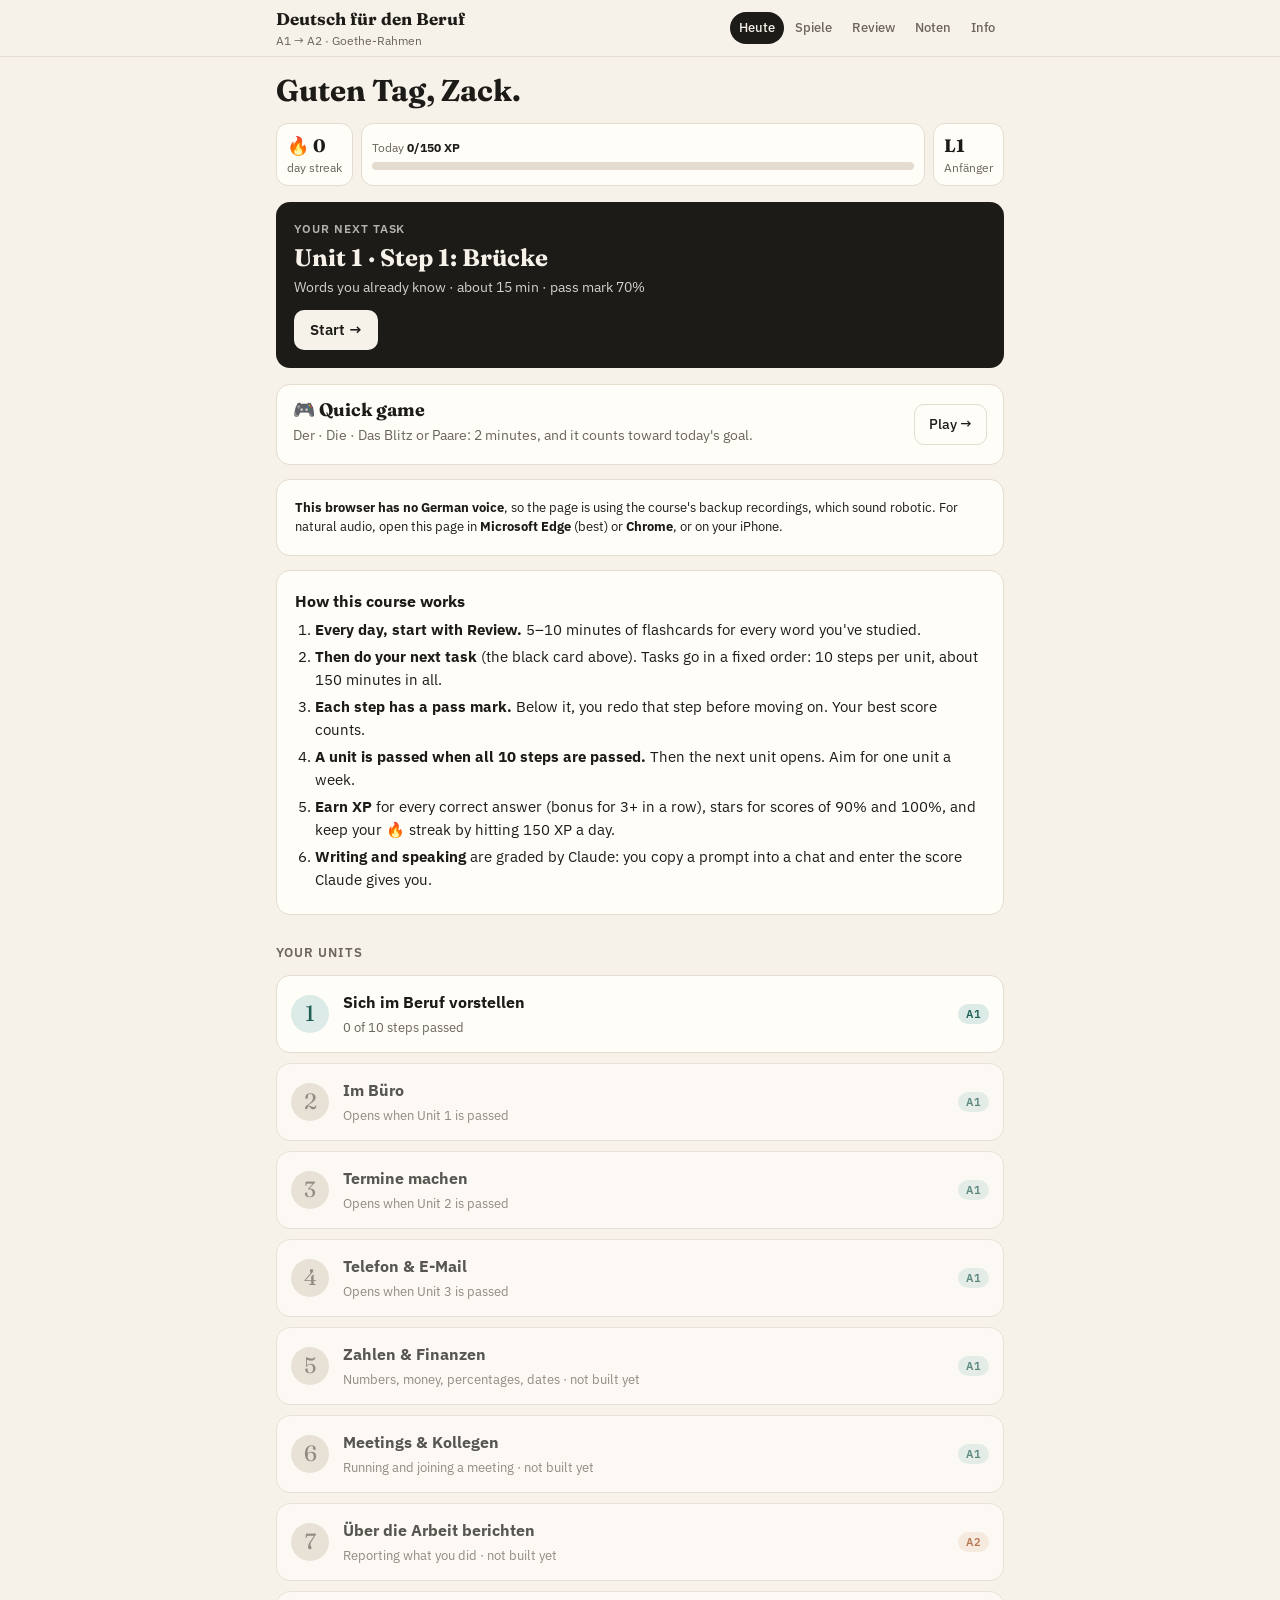
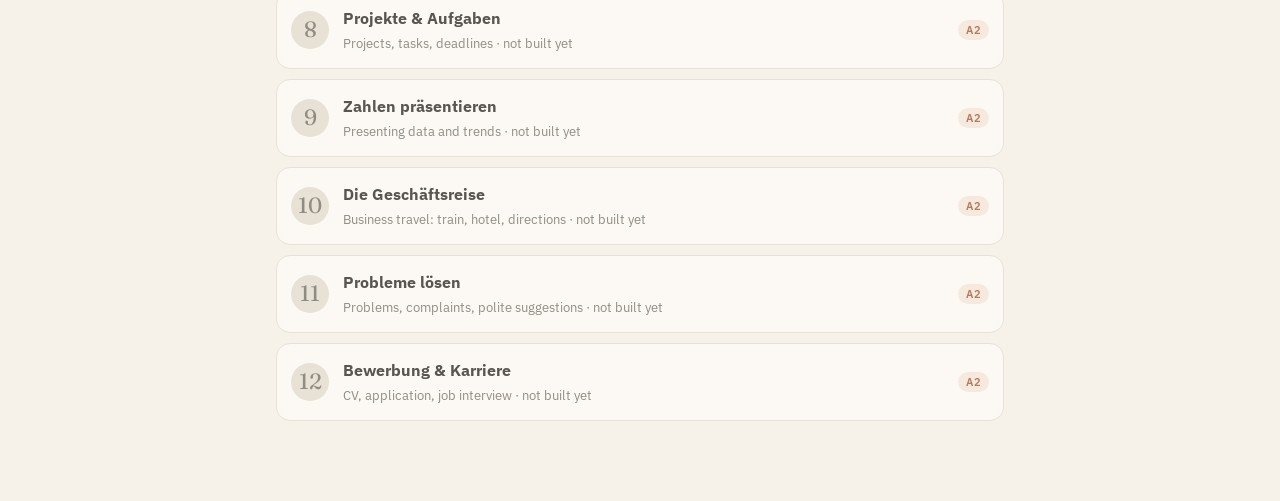
<file: site/index.html>
<!DOCTYPE html>
<html lang="de">
<head>
<meta charset="utf-8">
<meta name="viewport" content="width=device-width, initial-scale=1">
<title>Deutsch für den Beruf · A1→A2</title>
<link rel="preconnect" href="https://fonts.googleapis.com">
<link href="https://fonts.googleapis.com/css2?family=Fraunces:opsz,wght@9..144,500;9..144,700&family=IBM+Plex+Sans:wght@400;500;600&family=IBM+Plex+Mono:wght@400;500&display=swap" rel="stylesheet">
<style>

:root{
  --bg:#f6f2ea; --card:#fffdf8; --ink:#1d1b18; --muted:#6b655c; --line:#e3dccf;
  --accent:#1f5f55; --accent-soft:#dcebe7; --warn:#a14a1a; --warn-soft:#f6e6da;
  --der:#2357a8; --die:#b3262f; --das:#2b7a3d; --pl:#7a4ea8;
  --ok:#2b7a3d; --bad:#b3262f; --ok-bg:#e3f1e5; --bad-bg:#f8e1e1; --mid:#a86a00; --mid-bg:#fbefd6;
  --radius:14px;
}
@media (prefers-color-scheme: dark){
  :root{
    --bg:#16181a; --card:#1f2225; --ink:#ece8e1; --muted:#a19b91; --line:#33373b;
    --accent:#6cc2b1; --accent-soft:#1f3632; --warn:#e39a6e; --warn-soft:#3a2a20;
    --der:#7fa8ef; --die:#f08a90; --das:#7fcf8e; --pl:#c4a2ec;
    --ok:#7fcf8e; --bad:#f08a90; --ok-bg:#1e3324; --bad-bg:#3a2224; --mid:#e8b75a; --mid-bg:#3a2f1a;
  }
}
*{box-sizing:border-box}
html,body{margin:0;padding:0}
body{font-family:"IBM Plex Sans",system-ui,sans-serif;background:var(--bg);color:var(--ink);line-height:1.5;font-size:16px;-webkit-text-size-adjust:100%}
h1,h2,h3{font-family:"Fraunces",Georgia,serif;font-weight:700;line-height:1.2;margin:0}
a{color:var(--accent)}
button{font:inherit;color:inherit;cursor:pointer}
.wrap{max-width:760px;margin:0 auto;padding:0 16px 80px}
header.top{position:sticky;top:0;z-index:20;background:var(--bg);border-bottom:1px solid var(--line)}
header.top .wrap{padding-bottom:0;display:flex;align-items:center;gap:10px;min-height:56px}
.brand{font-family:"Fraunces",serif;font-weight:700;font-size:17px;flex:1;min-width:0}
.brand small{display:block;font-family:"IBM Plex Sans",system-ui,sans-serif;font-weight:400;font-size:12px;color:var(--muted)}
nav.tabs{display:flex;gap:2px}
nav.tabs a{text-decoration:none;color:var(--muted);padding:6px 9px;border-radius:999px;font-size:13px;font-weight:500;white-space:nowrap}
nav.tabs a.on{background:var(--ink);color:var(--bg)}
.hero{padding:26px 0 6px}
.hero h1{font-size:30px}
.hero p{color:var(--muted);margin:8px 0 0}
.bar{height:8px;background:var(--line);border-radius:99px;overflow:hidden}
.bar>i{display:block;height:100%;background:var(--accent);width:0;transition:width .4s}
.card{background:var(--card);border:1px solid var(--line);border-radius:var(--radius);padding:18px;margin:14px 0}
.units{display:grid;gap:10px;margin-top:12px}
.unit{display:flex;gap:14px;align-items:center;text-decoration:none;color:inherit;background:var(--card);border:1px solid var(--line);border-radius:var(--radius);padding:14px}
.unit .num{font-family:"Fraunces",serif;font-size:22px;width:38px;height:38px;border-radius:50%;display:grid;place-items:center;background:var(--accent-soft);color:var(--accent);flex:none}
.unit.locked{opacity:.72}
.unit.locked .num{background:var(--line);color:var(--muted)}
.unit .t{flex:1;min-width:0}
.unit .t b{display:block}
.unit .t span{font-size:13px;color:var(--muted)}
.pill{font-size:11px;font-weight:600;letter-spacing:.04em;padding:2px 8px;border-radius:99px;background:var(--line);color:var(--muted);white-space:nowrap}
.pill.a1{background:var(--accent-soft);color:var(--accent)}
.pill.a2{background:var(--warn-soft);color:var(--warn)}
.mini{width:56px}
.sec-h{font-size:13px;font-weight:600;letter-spacing:.08em;text-transform:uppercase;color:var(--muted);margin:28px 0 4px}
.method{display:grid;grid-template-columns:repeat(3,1fr);gap:8px;margin-top:12px}
.method div{background:var(--card);border:1px solid var(--line);border-radius:12px;padding:10px;font-size:13px}
.method b{display:block;font-size:14px}
.chips{position:sticky;top:57px;z-index:10;background:var(--bg);display:flex;gap:6px;overflow-x:auto;padding:10px 16px;margin:0 -16px;scrollbar-width:none}
.chips::-webkit-scrollbar{display:none}
.chips a{flex:none;text-decoration:none;font-size:13px;font-weight:500;padding:6px 12px;border:1px solid var(--line);border-radius:99px;color:var(--ink);background:var(--card)}
.chips a.done{border-color:var(--accent);color:var(--accent)}
.chips a.done::after{content:" ✓"}
section.block{scroll-margin-top:110px}
section.block>h2{font-size:22px;margin:30px 0 4px;display:flex;align-items:baseline;gap:10px}
section.block>h2 .k{font-family:"IBM Plex Sans",system-ui,sans-serif;font-size:12px;font-weight:600;letter-spacing:.06em;text-transform:uppercase;color:var(--muted)}
.lead{color:var(--muted);margin:2px 0 0;font-size:15px}
.goals{margin:8px 0 0;padding-left:20px}
.goals li{margin:3px 0}
.g-m{color:var(--der)} .g-f{color:var(--die)} .g-n{color:var(--das)} .g-p{color:var(--pl)}
/* bridge */
.cog{display:grid;grid-template-columns:repeat(auto-fill,minmax(150px,1fr));gap:8px}
.cog button{display:flex;flex-direction:column;align-items:flex-start;text-align:left;border:1px solid var(--line);background:var(--card);border-radius:10px;padding:8px 10px}
.cog button b{font-weight:500}
.cog button span{font-size:12px;color:var(--muted)}
.rule h3{font-size:18px}
.rule .how{font-size:14px;color:var(--muted);margin:4px 0 10px}
.pair{display:flex;align-items:center;gap:8px;padding:7px 0;border-bottom:1px solid var(--line)}
.pair:last-child{border-bottom:none}
.pair .en{flex:1;color:var(--muted)}
.pair .ar{color:var(--muted)}
.pair .de{flex:1.2;font-weight:500}
.pair .de.hidden{color:transparent;background:var(--line);border-radius:6px;cursor:pointer;user-select:none}
.pair .de.hidden::before{content:"tap to reveal";color:var(--muted);font-size:12px;font-weight:400;padding:0 8px}
.sub{font-size:12px;font-weight:600;letter-spacing:.06em;text-transform:uppercase;color:var(--muted);margin:12px 0 2px}
table.snd{border-collapse:collapse;width:100%;font-size:14px}
table.snd td{border-bottom:1px solid var(--line);padding:7px 6px;vertical-align:top}
table.snd td:first-child{font-family:"IBM Plex Mono",monospace;font-weight:500;white-space:nowrap}
/* flashcards */
.fc-wrap{display:flex;flex-direction:column;align-items:center;gap:12px}
.fc{width:100%;min-height:170px;border-radius:var(--radius);border:1px solid var(--line);background:var(--bg);display:flex;flex-direction:column;align-items:center;justify-content:center;padding:20px;text-align:center;user-select:none;position:relative;cursor:pointer}
.fc .w{font-family:"Fraunces",serif;font-size:28px;font-weight:500}
.fc .tr{font-size:17px;color:var(--muted);margin-top:8px;min-height:24px}
.fc .note{font-size:13px;color:var(--muted);margin-top:6px}
.fc .hint{position:absolute;bottom:8px;font-size:12px;color:var(--muted)}
.ctrl{display:flex;gap:8px;flex-wrap:wrap;justify-content:center}
.btn{border:1px solid var(--line);background:var(--card);padding:9px 14px;border-radius:10px;font-weight:500;font-size:14px}
.btn.primary{background:var(--accent);border-color:var(--accent);color:#fff}
@media (prefers-color-scheme: dark){.btn.primary{color:#0f1a18}}
.btn.ghost{background:transparent}
.btn.sm{padding:5px 10px;font-size:13px}
.btn:disabled{opacity:.45;cursor:default}
.legend{display:flex;gap:12px;font-size:13px;flex-wrap:wrap;color:var(--muted);margin-top:4px}
.vlist{display:none;margin-top:10px;width:100%}
.vlist.on{display:block}
.vrow{display:flex;gap:10px;align-items:center;padding:8px 0;border-bottom:1px solid var(--line)}
.vrow .d{flex:1;font-weight:500}
.vrow .e{flex:1;color:var(--muted);font-size:14px}
.spk{border:none;background:transparent;font-size:17px;padding:4px 6px;line-height:1;border-radius:8px;flex:none}
.spk:hover{background:var(--line)}
.spk.playing{background:var(--accent-soft)}
/* dialog */
.line{display:flex;gap:10px;padding:10px 6px;border-bottom:1px dashed var(--line);border-radius:8px}
.line:last-of-type{border-bottom:none}
.line.now{background:var(--accent-soft)}
.who{flex:none;width:30px;height:30px;border-radius:50%;display:grid;place-items:center;font-size:12px;font-weight:600;background:var(--accent-soft);color:var(--accent)}
.who.b{background:var(--warn-soft);color:var(--warn)}
.line .txt{flex:1}
.line .en{font-size:14px;color:var(--muted);display:none;margin-top:2px}
.show-en .line .en{display:block}
.hide-de .line .txt>div:first-child{filter:blur(5px)}
/* listening */
.player{display:flex;align-items:center;gap:12px;padding:12px;border-radius:12px;background:var(--bg);border:1px solid var(--line)}
.player .big{width:48px;height:48px;border-radius:50%;border:none;background:var(--accent);color:#fff;font-size:18px;flex:none}
@media (prefers-color-scheme: dark){.player .big{color:#0f1a18}}
.player .meta{flex:1;font-size:14px}
.transcript{display:none;margin-top:10px;font-size:15px;border-left:3px solid var(--accent);padding:6px 12px}
.transcript.on{display:block}
.diff{margin-top:6px;font-size:15px;line-height:1.9}
.diff span{padding:1px 4px;border-radius:5px;margin-right:2px}
.diff .w-ok{background:var(--ok-bg);color:var(--ok)}
.diff .w-case{background:var(--mid-bg);color:var(--mid)}
.diff .w-bad{background:var(--bad-bg);color:var(--bad)}
.diff .w-miss{background:var(--bad-bg);color:var(--bad);text-decoration:underline dotted}
/* grammar */
.gram h3{font-size:17px;margin:4px 0 6px}
.gram p{margin:6px 0}
table.tb{border-collapse:collapse;width:100%;font-size:14px;margin:8px 0}
table.tb th,table.tb td{border-bottom:1px solid var(--line);padding:6px 8px;text-align:left}
table.tb th{font-weight:600;color:var(--muted);font-size:12px;text-transform:uppercase;letter-spacing:.04em}
.slots{display:flex;flex-wrap:wrap;gap:4px;margin:6px 0}
.slots span{padding:4px 8px;border-radius:8px;background:var(--line);font-size:14px}
.slots span.v{background:var(--accent);color:#fff}
@media (prefers-color-scheme: dark){.slots span.v{color:#0f1a18}}
.tip{border-left:3px solid var(--warn);padding:6px 12px;margin:10px 0;font-size:14px}
.tip b{color:var(--warn)}
/* exercises */
.ex-h{display:flex;justify-content:space-between;align-items:baseline;gap:10px}
.ex-h h3{font-size:17px}
.score{font-size:13px;color:var(--muted);white-space:nowrap}
.q{padding:14px 0;border-bottom:1px solid var(--line)}
.q:last-child{border-bottom:none}
.q .p{font-weight:500;margin-bottom:8px}
.opts{display:grid;grid-template-columns:1fr 1fr;gap:8px}
.opt{border:1px solid var(--line);background:var(--card);padding:9px 10px;border-radius:10px;text-align:left;font-size:15px}
.opt.right{background:var(--ok-bg);border-color:var(--ok);color:var(--ok);font-weight:600}
.opt.wrong{background:var(--bad-bg);border-color:var(--bad);color:var(--bad);text-decoration:line-through}
.why{font-size:14px;color:var(--muted);margin-top:8px;display:none}
.why.on{display:block}
.inrow{display:flex;gap:8px;align-items:center;flex-wrap:wrap}
input.tx{flex:1;min-width:140px;font:inherit;font-size:16px;padding:9px 10px;border:1px solid var(--line);border-radius:10px;background:var(--bg);color:var(--ink)}
input.tx.right{border-color:var(--ok);background:var(--ok-bg)}
input.tx.wrong{border-color:var(--bad);background:var(--bad-bg)}
.fb{font-size:14px;margin-top:6px}
.fb.ok{color:var(--ok)} .fb.no{color:var(--bad)}
.uml{display:flex;gap:4px;margin-top:6px;flex-wrap:wrap}
.uml button{border:1px solid var(--line);background:var(--card);border-radius:8px;padding:4px 11px;font-size:15px;min-width:36px}
.tray,.answer{display:flex;flex-wrap:wrap;gap:6px;min-height:44px;padding:6px;border-radius:10px}
.answer{border:1px dashed var(--line);margin-bottom:8px;background:var(--bg)}
.answer.right{border-color:var(--ok);border-style:solid;background:var(--ok-bg)}
.answer.wrong{border-color:var(--bad);border-style:solid;background:var(--bad-bg)}
.tok{border:1px solid var(--line);background:var(--card);padding:6px 10px;border-radius:8px;font-size:15px}
.tok.used{visibility:hidden}
/* think */
.step{padding:14px 0;border-bottom:1px solid var(--line)}
.step:last-child{border-bottom:none}
.step .en{font-weight:500}
.step .num{font-size:12px;color:var(--muted);font-weight:600;letter-spacing:.06em}
.step .ans{display:none;margin-top:8px;padding:8px 10px;border-radius:10px;background:var(--accent-soft)}
.step .ans.on{display:flex;gap:8px;align-items:flex-start}
.step .ans .de{flex:1;font-weight:600;color:var(--accent)}
.step .ans .de small{display:block;font-weight:400;color:var(--muted);font-size:13px;margin-top:2px}
/* typing */
.target{font-family:"IBM Plex Mono",monospace;font-size:19px;line-height:1.7;padding:12px;border-radius:10px;background:var(--bg);border:1px solid var(--line);word-break:break-word;letter-spacing:.01em}
.target .c-ok{color:var(--ok)}
.target .c-bad{background:var(--bad-bg);color:var(--bad)}
.target .c-cur{border-bottom:2px solid var(--accent)}
.target .c-todo{color:var(--muted)}
input.typing{width:100%;margin-top:10px;font-family:"IBM Plex Mono",monospace;font-size:18px;padding:10px;border:1px solid var(--line);border-radius:10px;background:var(--card);color:var(--ink)}
.stats{display:flex;gap:16px;font-size:14px;margin-top:10px;color:var(--muted)}
.stats b{color:var(--ink);font-size:18px;font-family:"Fraunces",serif}
details.keys{border:1px solid var(--line);border-radius:10px;padding:8px 12px;margin:8px 0;background:var(--card)}
details.keys summary{cursor:pointer;font-weight:500}
details.keys p{margin:6px 0;font-size:14px}
kbd{font-family:"IBM Plex Mono",monospace;font-size:13px;border:1px solid var(--line);border-bottom-width:2px;border-radius:5px;padding:1px 6px;background:var(--bg)}
/* write */
textarea{width:100%;min-height:150px;font:inherit;font-size:16px;padding:10px;border:1px solid var(--line);border-radius:10px;background:var(--bg);color:var(--ink);resize:vertical}
.model{display:none;white-space:pre-line;border-left:3px solid var(--accent);padding:8px 12px;margin-top:10px;font-size:15px}
.model.on{display:block}
.copybox{display:none;margin-top:10px;font-size:13px;white-space:pre-wrap;background:var(--bg);border:1px solid var(--line);border-radius:10px;padding:10px;user-select:all}
.copybox.on{display:block}
.toast{position:fixed;left:50%;bottom:20px;transform:translateX(-50%);background:var(--ink);color:var(--bg);padding:9px 16px;border-radius:99px;font-size:14px;opacity:0;transition:opacity .25s;pointer-events:none;z-index:50;max-width:90vw;text-align:center}
.toast.on{opacity:1}
.row{display:flex;gap:8px;flex-wrap:wrap;margin-top:10px}
.muted{color:var(--muted)}
.small{font-size:13px}
ul.clean{padding-left:20px;margin:6px 0}
ul.clean li{margin:4px 0}
.examgrid{display:grid;grid-template-columns:1fr 1fr;gap:10px}
.examgrid .card{margin:0}
.examgrid h3{font-size:18px}
.examgrid .big{font-family:"Fraunces",serif;font-size:26px}
.back{display:inline-block;margin-top:18px;font-size:14px;text-decoration:none}
.boxes{display:flex;gap:6px;margin-top:10px}
.boxes div{flex:1;text-align:center;border:1px solid var(--line);border-radius:10px;padding:6px 0;font-size:12px;color:var(--muted);background:var(--card)}
.boxes div b{display:block;font-size:18px;color:var(--ink);font-family:"Fraunces",serif}
@media (max-width:440px){.opts{grid-template-columns:1fr}.hero h1{font-size:26px}nav.tabs a{padding:6px 7px;font-size:12px}.brand small{display:none}.brand{font-size:15px}.method{grid-template-columns:1fr 1fr}.examgrid{grid-template-columns:1fr}}

/* ---- guided path ---- */
.next{background:var(--ink);color:var(--bg);border-radius:var(--radius);padding:18px;margin:16px 0;display:block;text-decoration:none}
.next .k{font-size:12px;font-weight:600;letter-spacing:.08em;text-transform:uppercase;opacity:.7}
.next h2{font-size:24px;margin:6px 0 4px;color:var(--bg)}
.next p{margin:0;opacity:.85;font-size:14px}
.next .go{display:inline-block;margin-top:12px;background:var(--bg);color:var(--ink);padding:9px 16px;border-radius:10px;font-weight:600;font-size:15px}
.next.warn{background:var(--warn)}
.how ol{margin:6px 0 0;padding-left:20px}
.how li{margin:5px 0;font-size:15px}
.steps{display:grid;gap:8px;margin-top:10px}
.srow{display:flex;align-items:center;gap:12px;padding:12px;border:1px solid var(--line);border-radius:12px;background:var(--card);text-decoration:none;color:inherit}
.srow .n{width:30px;height:30px;border-radius:50%;display:grid;place-items:center;font-weight:600;font-size:14px;background:var(--line);color:var(--muted);flex:none}
.srow.pass .n{background:var(--ok);color:#fff}
.srow.fail .n{background:var(--bad);color:#fff}
.srow.cur{border-color:var(--ink);border-width:2px}
.srow .t{flex:1;min-width:0}
.srow .t b{display:block;font-size:15px}
.srow .t span{font-size:12px;color:var(--muted)}
.srow .g{font-size:13px;text-align:right;white-space:nowrap}
.srow .g b{display:block;font-family:"Fraunces",Georgia,serif;font-size:17px}
.task{border:2px solid var(--ink);border-radius:var(--radius);padding:14px 16px;margin:14px 0;background:var(--card)}
.task .h{font-size:12px;font-weight:600;letter-spacing:.08em;text-transform:uppercase;color:var(--muted)}
.task ol{margin:6px 0 8px;padding-left:20px}
.task li{margin:4px 0}
.passline{font-size:14px;padding-top:8px;border-top:1px solid var(--line)}
.passline b{color:var(--accent)}
.result{border-radius:var(--radius);padding:16px;margin:18px 0;border:2px solid}
.result.ok{border-color:var(--ok);background:var(--ok-bg)}
.result.no{border-color:var(--bad);background:var(--bad-bg)}
.result .big{font-family:"Fraunces",Georgia,serif;font-size:34px;line-height:1}
.result p{margin:8px 0 0}
.stephead{display:flex;justify-content:space-between;align-items:center;gap:10px;margin-top:16px;font-size:13px;color:var(--muted)}
.prog{display:flex;gap:3px;margin-top:8px}
.prog i{flex:1;height:5px;border-radius:3px;background:var(--line)}
.prog i.pass{background:var(--ok)} .prog i.fail{background:var(--bad)} .prog i.cur{background:var(--ink)}
table.grades{border-collapse:collapse;width:100%;font-size:14px}
table.grades td,table.grades th{padding:7px 6px;border-bottom:1px solid var(--line);text-align:left}
table.grades th{font-size:12px;color:var(--muted);text-transform:uppercase;letter-spacing:.04em}
table.grades td.r{text-align:right;white-space:nowrap}
.ok-t{color:var(--ok);font-weight:600} .no-t{color:var(--bad);font-weight:600}
.lockmsg{font-size:13px;color:var(--muted)}
input.score{width:80px;font:inherit;font-size:18px;padding:8px;border:1px solid var(--line);border-radius:10px;background:var(--bg);color:var(--ink);text-align:center}
.selfgrade{display:none;gap:8px;margin-top:8px;align-items:center;font-size:14px}
.selfgrade.on{display:flex}
.chk{font-size:12px;font-weight:600}

/* ---- game layer ---- */
.hud{display:flex;gap:8px;align-items:stretch;margin:8px 0 4px}
.hud .hb{background:var(--card);border:1px solid var(--line);border-radius:12px;padding:8px 10px;display:flex;flex-direction:column;justify-content:center;font-size:12px;color:var(--muted);min-width:64px}
.hud .hb.grow{flex:1}
.hud .big{font-family:"Fraunces",Georgia,serif;font-size:18px;color:var(--ink);font-weight:700}
.hud .goalrow{display:flex;justify-content:space-between;margin-bottom:5px}
.hud .goalrow b{color:var(--ink)}
.xpfloat{position:fixed;right:18px;top:70px;background:var(--accent);color:#fff;font-weight:700;padding:5px 10px;border-radius:99px;font-size:14px;z-index:60;animation:xpup 1.1s ease-out forwards;pointer-events:none}
@keyframes xpup{0%{opacity:0;transform:translateY(10px)}20%{opacity:1;transform:translateY(0)}100%{opacity:0;transform:translateY(-24px)}}
#combo{position:fixed;left:50%;top:64px;transform:translateX(-50%) scale(.9);background:var(--warn);color:#fff;font-weight:700;padding:6px 14px;border-radius:99px;opacity:0;transition:all .2s;z-index:60;pointer-events:none}
#combo.on{opacity:1;transform:translateX(-50%) scale(1)}
.stars{color:#e0a000;font-size:22px;letter-spacing:2px}
.stars.sm{font-size:12px;letter-spacing:0;display:block}
.gamecard{display:flex;gap:12px;align-items:center;justify-content:space-between;background:var(--card);border:1px solid var(--line);border-radius:var(--radius);padding:14px 16px;margin:12px 0}
.gamecard h3{font-size:18px}
.gamecard p{margin:4px 0;font-size:14px;color:var(--muted)}
.game{margin-top:12px}
.gtop{display:flex;justify-content:space-between;font-weight:600;font-size:16px;padding:10px 4px}
.bzcard{background:var(--card);border:2px solid var(--line);border-radius:var(--radius);padding:30px 16px;text-align:center;transition:all .15s}
.bzcard.ok{border-color:var(--ok);background:var(--ok-bg)} .bzcard.no{border-color:var(--bad);background:var(--bad-bg)}
.bzw{font-family:"Fraunces",Georgia,serif;font-size:36px;font-weight:700}
.bzen{color:var(--muted);margin-top:6px}
.arts{display:grid;grid-template-columns:repeat(3,1fr);gap:10px;margin:14px 0}
.art{font-size:22px;font-weight:700;padding:18px 0;border-radius:14px;border:2px solid currentColor;background:var(--card)}
.art:disabled{opacity:.4}
.pgrid{display:grid;grid-template-columns:repeat(3,1fr);gap:8px}
.pc{min-height:68px;border-radius:12px;border:1px solid var(--line);background:var(--card);font-size:14px;padding:6px;font-weight:500}
.pc.de{border-left:4px solid var(--accent)}
.pc.sel{border-color:var(--ink);border-width:2px;background:var(--accent-soft)}
.pc.done{visibility:hidden}
.pc.bad{background:var(--bad-bg);border-color:var(--bad)}
/* ---- story ---- */
.story .st-t{font-size:28px;margin-top:4px}
.sent{display:grid;grid-template-columns:1fr auto;gap:4px 8px;padding:9px 6px;border-radius:10px;font-size:18px;line-height:1.55}
.sent.now{background:var(--accent-soft)}
.sent .sbtn{display:flex;gap:2px;align-items:flex-start}
.sent .enb{border:1px solid var(--line);background:var(--card);border-radius:7px;font-size:11px;font-weight:600;padding:3px 6px;color:var(--muted)}
.sent .en{grid-column:1/-1;display:none;font-size:14px;color:var(--muted)}
.sent.showen .en,.allen .sent .en{display:block}
.gw{font:inherit;color:inherit;background:none;border:none;padding:0;border-bottom:2px dotted var(--accent);cursor:pointer;line-height:1.2}
#stBody{position:relative}
.story{position:relative}
.gpop{position:absolute;display:none;background:var(--ink);color:var(--bg);padding:7px 11px;border-radius:9px;font-size:14px;z-index:15;max-width:220px}
.gpop.on{display:block}
.tfq{font-size:18px;font-weight:500;margin:6px 0 10px}
.setrow{display:flex;gap:10px;align-items:center;margin-top:10px;font-size:14px}
.setrow label{width:60px;color:var(--muted)}
.setrow select{flex:1;font:inherit;font-size:14px;padding:6px;border-radius:8px;border:1px solid var(--line);background:var(--bg);color:var(--ink)}
.setrow input[type=range]{flex:1}
@media (max-width:440px){.brand{display:none}nav.tabs{flex:1;justify-content:space-between}nav.tabs a{padding:6px 8px;font-size:13px}}
</style>
</head>
<body>
<header class="top"><div class="wrap">
  <div class="brand">Deutsch für den Beruf<small>A1 → A2 · Goethe-Rahmen</small></div>
  <nav class="tabs" id="tabs">
    <a href="#heute" data-v="heute">Heute</a>
    <a href="#spiele" data-v="spiele">Spiele</a>
    <a href="#wiederholen" data-v="wiederholen">Review</a>
    <a href="#noten" data-v="noten">Noten</a>
    <a href="#info" data-v="info">Info</a>
  </nav>
</div></header>
<main class="wrap" id="app"></main>
<div class="toast" id="toast"></div>

<script>
const UNITS = [{"id": 1, "level": "A1", "full": true, "title": "Sich im Beruf vorstellen", "en": "Introducing yourself at work", "goals": ["Recognize the large share of work vocabulary you already know from English", "Say your name, where you're from, where you live, and what you do", "Ask a colleague the same questions — formally (Sie) and informally (du)"], "bruecke": {"intro": "German and English are sister languages. Much of your work vocabulary is already German, and much of the rest follows a few regular sound shifts. Learn a shift once and you can work out hundreds of words without memorizing them.", "showSounds": true, "cognates": [{"de": "das Team", "en": "team", "g": "n"}, {"de": "die Firma", "en": "firm, company", "g": "f"}, {"de": "der Analyst", "en": "analyst", "g": "m"}, {"de": "die Analyse", "en": "analysis", "g": "f"}, {"de": "das Projekt", "en": "project", "g": "n"}, {"de": "die Strategie", "en": "strategy", "g": "f"}, {"de": "die Daten", "en": "data", "g": "p"}, {"de": "das Budget", "en": "budget", "g": "n"}, {"de": "die Bank", "en": "bank", "g": "f"}, {"de": "die Finanzen", "en": "finances", "g": "p"}, {"de": "der Manager", "en": "manager", "g": "m"}, {"de": "das Marketing", "en": "marketing", "g": "n"}], "rules": [{"title": "-tion stays -tion", "how": "Same ending, always feminine (die), stressed on the last syllable: 'tsee-OHN'. A c before it usually becomes k.", "ex": [["information", "die Information"], ["organization", "die Organisation"], ["presentation", "die Präsentation"]], "guess": [["position", "die Position"], ["option", "die Option"], ["function", "die Funktion"]]}, {"title": "English th → German d", "how": "German never has the 'th' sound. Where English has th, German usually has d.", "ex": [["thank (you)", "danke"], ["three", "drei"], ["thing", "das Ding"]], "guess": [["to think", "denken"], ["brother", "der Bruder"], ["thick", "dick"]]}], "extraTitle": "False friends: look English, mean something else", "extra": [{"de": "der Chef", "en": "the boss — not a cook (cook = der Koch)"}, {"de": "das Handy", "en": "cell phone"}, {"de": "bekommen", "en": "to get, receive — not 'become' (become = werden)"}, {"de": "also", "en": "so, therefore — not 'also' (also = auch)"}, {"de": "aktuell", "en": "current — not 'actual' (actual = tatsächlich)"}]}, "vocab": [{"de": "der Name", "en": "name", "g": "m"}, {"de": "der Beruf", "en": "job, profession", "g": "m"}, {"de": "die Firma", "en": "company", "g": "f", "note": "Plural: die Firmen"}, {"de": "die Abteilung", "en": "department", "g": "f"}, {"de": "die Finanzabteilung", "en": "finance department", "g": "f"}, {"de": "der Kollege / die Kollegin", "en": "colleague (m / f)", "g": "m"}, {"de": "der Chef / die Chefin", "en": "boss (m / f)", "g": "m"}, {"de": "das Team", "en": "team", "g": "n"}, {"de": "die Datenanalyse", "en": "data analysis", "g": "f"}, {"de": "arbeiten bei", "en": "to work at (a company)", "g": "v", "note": "Ich arbeite bei einer Bank."}, {"de": "wohnen in", "en": "to live in", "g": "v"}, {"de": "kommen aus", "en": "to come from", "g": "v"}, {"de": "leiten", "en": "to lead, to manage", "g": "v", "note": "Ich leite ein Team."}, {"de": "Was machen Sie beruflich?", "en": "What do you do for a living?", "g": "x"}, {"de": "Freut mich!", "en": "Nice to meet you!", "g": "x"}, {"de": "Herzlich willkommen!", "en": "Welcome!", "g": "x"}, {"de": "ein bisschen", "en": "a little", "g": "x"}], "dialog": {"title": "Der erste Tag", "en": "David Miller meets a colleague on his first day in the finance department.", "lines": [{"s": "W", "de": "Guten Morgen! Ich bin Thomas Weber aus der Finanzabteilung.", "en": "Good morning! I'm Thomas Weber from the finance department."}, {"s": "M", "de": "Guten Morgen, Herr Weber. Mein Name ist David Miller. Freut mich!", "en": "Good morning, Mr. Weber. My name is David Miller. Nice to meet you!"}, {"s": "W", "de": "Freut mich auch. Woher kommen Sie, Herr Miller?", "en": "Nice to meet you too. Where are you from, Mr. Miller?"}, {"s": "M", "de": "Ich komme aus den USA, aus Chicago. Und Sie?", "en": "I'm from the USA, from Chicago. And you?"}, {"s": "W", "de": "Ich komme aus Hamburg, aber ich wohne jetzt in Frankfurt. Was machen Sie beruflich?", "en": "I'm from Hamburg, but I live in Frankfurt now. What do you do for a living?"}, {"s": "M", "de": "Ich bin Analyst. Ich leite ein Team für Datenanalyse.", "en": "I'm an analyst. I lead a data analysis team."}, {"s": "W", "de": "Interessant! Sprechen Sie Deutsch?", "en": "Interesting! Do you speak German?"}, {"s": "M", "de": "Ein bisschen. Ich lerne Deutsch.", "en": "A little. I'm learning German."}, {"s": "W", "de": "Sehr gut! Herzlich willkommen im Team!", "en": "Very good! Welcome to the team!"}, {"s": "M", "de": "Vielen Dank!", "en": "Thank you very much!"}]}, "hoeren": {"intro": "Goethe Hören style: a phone message. Listen twice before you look at the questions — that's how the exam does it.", "voice": "W", "text": "Hallo Herr Miller, hier ist Thomas Weber aus der Finanzabteilung. Herzlich willkommen in der Firma! Unser Team-Meeting ist am Montag. Bitte kommen Sie zuerst in mein Büro, Zimmer zwölf. Bis Montag!", "qs": [{"q": "Who is calling?", "o": ["A colleague from finance", "Someone from IT", "His boss"], "a": 0}, {"q": "When is the team meeting?", "o": ["Tuesday", "Monday", "Friday"], "a": 1}, {"q": "Where should he go first?", "o": ["Room 20", "Reception", "Room 12"], "a": 2}], "diktat": ["Ich heiße David Miller.", "Ich komme aus Chicago.", "Was machen Sie beruflich?", "Ich arbeite in der Finanzabteilung."]}, "denken": [{"en": "I am", "de": "Ich bin.", "note": "sein (to be): ich bin."}, {"en": "I'm an analyst.", "de": "Ich bin Analyst.", "note": "No 'a/an' with professions."}, {"en": "I work.", "de": "Ich arbeite.", "note": "ich → verb ends in -e."}, {"en": "I work here.", "de": "Ich arbeite hier."}, {"en": "I work at a bank.", "de": "Ich arbeite bei einer Bank.", "note": "'bei einer' = at a (company). Take it as a chunk for now."}, {"en": "Where do you work? (formal)", "de": "Wo arbeiten Sie?", "note": "English 'do' disappears. The verb goes straight to position 2."}, {"en": "Do you work here? (formal)", "de": "Arbeiten Sie hier?", "note": "Yes/no question: the verb comes first."}, {"en": "I live in Chicago, but I work in Frankfurt.", "de": "Ich wohne in Chicago, aber ich arbeite in Frankfurt.", "note": "aber (but) doesn't change word order."}], "grammar": [{"h": "1 · The verb is always in position 2", "html": "<p>In a statement and in a W-question, the conjugated verb sits in slot 2. In a yes/no question, it moves to slot 1.</p>\n     <div class=\"slots\"><span>Ich</span><span class=\"v\">arbeite</span><span>bei einer Bank.</span></div>\n     <div class=\"slots\"><span>Wo</span><span class=\"v\">arbeiten</span><span>Sie?</span></div>\n     <div class=\"slots\"><span class=\"v\">Arbeiten</span><span>Sie hier?</span></div>\n     <p class=\"small muted\">W-words: <b>wie</b> (how), <b>was</b> (what), <b>wo</b> (where), <b>woher</b> (where from), <b>wer</b> (who). Notice the w → 'wh' match with English.</p>"}, {"h": "2 · Present tense: the four verbs of this unit", "html": "<table class=\"tb\"><tr><th></th><th>sein</th><th>heißen</th><th>arbeiten</th><th>wohnen</th></tr>\n     <tr><td>ich</td><td>bin</td><td>heiße</td><td>arbeite</td><td>wohne</td></tr>\n     <tr><td>du</td><td>bist</td><td>heißt</td><td>arbeitest</td><td>wohnst</td></tr>\n     <tr><td>er / sie / es</td><td>ist</td><td>heißt</td><td>arbeitet</td><td>wohnt</td></tr>\n     <tr><td>wir</td><td>sind</td><td>heißen</td><td>arbeiten</td><td>wohnen</td></tr>\n     <tr><td>ihr</td><td>seid</td><td>heißt</td><td>arbeitet</td><td>wohnt</td></tr>\n     <tr><td>sie / Sie</td><td>sind</td><td>heißen</td><td>arbeiten</td><td>wohnen</td></tr></table>\n     <p class=\"small\">Stems ending in <b>-t</b> or <b>-d</b> add an <b>-e-</b>: du arbeit<b>e</b>st, er arbeit<b>e</b>t. Stems ending in <b>-ß/-s</b> drop the extra s: du hei<b>ßt</b>.</p>"}, {"h": "3 · Sie or du?", "html": "<p>At work, default to <b>Sie</b> + <b>Herr/Frau</b> + surname. Wait until a colleague offers <i>du</i> (often: „Wollen wir uns duzen?\"). In startups and tech teams, <i>du</i> from day one is common — follow their lead.</p>\n     <p><b>Sie</b> (formal \"you\") is always capitalized and uses the same verb form as <i>wir</i>: <i>Sie arbeiten</i>.</p>"}, {"h": "4 · No article with professions", "html": "<p>Ich bin Analyst. — not <s>ein Analyst</s>. Female forms usually add <b>-in</b>: Analyst<b>in</b>, Kolleg<b>in</b>, Chef<b>in</b>.</p>"}], "mc": [{"q": "___ heißen Sie?", "o": ["Wie", "Wo", "Woher", "Was"], "a": 0, "why": "Wie heißen Sie? = What's your name? (literally: how are you called?)"}, {"q": "Woher ___ Sie?", "o": ["kommt", "kommen", "kommst", "komme"], "a": 1, "why": "Formal Sie takes the same form as wir: Sie kommen."}, {"q": "Ich ___ Analyst.", "o": ["ist", "bist", "bin", "sind"], "a": 2, "why": "sein → ich bin."}, {"q": "Anna ___ in Frankfurt. (works)", "o": ["arbeitet", "arbeit", "arbeitest", "arbeiten"], "a": 0, "why": "er/sie/es + arbeiten → arbeitet (extra -e- after the t)."}, {"q": "Your new boss asks how you are. You reply and ask back:", "o": ["Gut, danke. Und dir?", "Gut, danke. Und Ihnen?"], "a": 1, "why": "With your boss (Sie), the formal form is Ihnen."}, {"q": "„Der Chef“ is…", "o": ["the cook", "the boss", "the chief analyst"], "a": 1, "why": "False friend: der Chef = the boss. A cook is der Koch."}], "gaps": [{"q": "Ich ____ in Chicago. (wohnen)", "a": ["wohne"]}, {"q": "Wo ____ du? (arbeiten)", "a": ["arbeitest"]}, {"q": "Wir ____ Kollegen. (sein)", "a": ["sind"]}, {"q": "Er ____ Thomas. (heißen)", "a": ["heißt"]}, {"q": "____ kommen Sie? – Aus Hamburg.", "a": ["Woher"]}], "builder": [{"w": ["Ich", "arbeite", "bei", "einer", "Bank."], "a": ["Ich arbeite bei einer Bank."], "en": "I work at a bank."}, {"w": ["Was", "machen", "Sie", "beruflich?"], "a": ["Was machen Sie beruflich?"], "en": "What do you do for a living?"}, {"w": ["Ich", "leite", "ein", "Team."], "a": ["Ich leite ein Team."], "en": "I lead a team."}], "tippen": ["Männer, schön, für, heißen. Österreich, Übung, Ärger.", "Ich heiße David Miller und komme aus Chicago.", "Freut mich! Herzlich willkommen im Team.", "Wie heißen Sie? Woher kommen Sie?", "Ich bin Analyst in der Finanzabteilung."], "write": {"task": "You are new at a company. Write a short e-mail to your team (about 30 words). Include:", "points": ["who you are and where you're from", "your job and department", "one question for the team"], "model": "Liebes Team,\nich heiße David Miller und komme aus Chicago. Ich bin Analyst und arbeite ab Montag in der Finanzabteilung. Ich lerne Deutsch – bitte sprechen Sie langsam! Wann ist das Team-Meeting?\nViele Grüße\nDavid Miller"}, "speak": {"goethe": "Goethe A1 Sprechen, Teil 1: introducing yourself. In the exam you introduce yourself using these keywords:", "prompts": ["Name", "Alter", "Land", "Wohnort", "Sprachen", "Beruf", "Hobby"], "chat": "Deutsch-Kurs, Unit 1 (A1), Sprechen-Übung. Spiel bitte Herrn Weber aus der Finanzabteilung. Ich bin neu in der Firma. Stell mir die Fragen aus Goethe A1 Sprechen Teil 1 (Name, Alter, Land, Wohnort, Sprachen, Beruf, Hobby) – eine Frage nach der anderen, mit Sie. Korrigiere meine Fehler kurz auf Englisch nach jeder Antwort."}, "lesen": {"title": "Neu in Frankfurt", "en": "New in Frankfurt", "genre": "Office · 3-minute story", "sentences": [{"de": "Tom kommt aus Kanada.", "en": "Tom is from Canada."}, {"de": "Er wohnt jetzt in Frankfurt.", "en": "He lives in Frankfurt now."}, {"de": "Tom ist Analyst.", "en": "Tom is an analyst."}, {"de": "Er arbeitet bei einer Bank.", "en": "He works at a bank."}, {"de": "Heute ist sein erster Tag.", "en": "Today is his first day."}, {"de": "Im Büro sitzt eine Frau.", "en": "A woman is sitting in the office."}, {"de": "„Guten Morgen! Ich heiße Sara Yilmaz. Ich leite das Team.“", "en": "“Good morning! My name is Sara Yilmaz. I lead the team.”"}, {"de": "„Freut mich, Frau Yilmaz. Ich bin Tom Brown.“", "en": "“Nice to meet you, Ms. Yilmaz. I'm Tom Brown.”"}, {"de": "„Woher kommen Sie, Herr Brown?“", "en": "“Where are you from, Mr. Brown?”"}, {"de": "„Aus Toronto. Und Sie?“", "en": "“From Toronto. And you?”"}, {"de": "„Ich komme aus Köln, aber ich wohne schon zehn Jahre hier.“", "en": "“I'm from Cologne, but I've lived here for ten years.”"}, {"de": "Sara zeigt Tom das Team.", "en": "Sara shows Tom the team."}, {"de": "Das Team ist klein: drei Kollegen und zwei Kolleginnen.", "en": "The team is small: three male and two female colleagues."}, {"de": "Alle sagen „du“.", "en": "Everyone says “du”."}, {"de": "Tom ist überrascht.", "en": "Tom is surprised."}, {"de": "Sara lacht: „Hier sagen wir du. Ich bin Sara.“", "en": "Sara laughs: “Here we say du. I'm Sara.”"}], "gloss": {"jetzt": "now", "heute": "today", "erster": "first", "sitzt": "is sitting", "leite": "lead (I lead)", "schon": "already (here: for)", "jahre": "years", "zeigt": "shows", "klein": "small", "alle": "everyone, all", "sagen": "say", "überrascht": "surprised", "lacht": "laughs", "köln": "Cologne"}, "qs": [{"q": "Tom kommt aus Deutschland.", "a": false, "why": "Er kommt aus Kanada (Toronto)."}, {"q": "Tom arbeitet bei einer Bank.", "a": true, "why": "„Er arbeitet bei einer Bank.“"}, {"q": "Sara leitet das Team.", "a": true, "why": "„Ich leite das Team.“"}, {"q": "Sara kommt aus Frankfurt.", "a": false, "why": "Sie kommt aus Köln. Sie wohnt in Frankfurt."}, {"q": "Im Team sagen alle „Sie“.", "a": false, "why": "Alle sagen „du“."}]}}, {"id": 2, "level": "A1", "full": true, "title": "Im Büro", "en": "At the office: things you have and need", "goals": ["Use two more sound shifts (p → pf/f, t → z/ss) to unlock new words", "Name office objects with the right article (der / die / das)", "Say what you have, need, or are looking for — and what you don't have"], "bruecke": {"intro": "Office German is full of English. Where it isn't, it's usually two simple words glued together. Here are two more sound shifts, then how compound words work.", "showSounds": false, "cognates": [{"de": "der Computer", "en": "computer", "g": "m"}, {"de": "der Laptop", "en": "laptop", "g": "m"}, {"de": "das Dokument", "en": "document", "g": "n"}, {"de": "das Passwort", "en": "password", "g": "n"}, {"de": "das System", "en": "system", "g": "n"}, {"de": "das Büro", "en": "office (bureau)", "g": "n"}, {"de": "das Programm", "en": "program", "g": "n"}, {"de": "die Software", "en": "software", "g": "f"}, {"de": "das Papier", "en": "paper", "g": "n"}, {"de": "das Telefon", "en": "telephone", "g": "n"}, {"de": "die E-Mail", "en": "e-mail", "g": "f"}, {"de": "das Problem", "en": "problem", "g": "n"}], "rules": [{"title": "English p → German pf or f", "how": "At the start of a word p often becomes pf. After a vowel it becomes f or ff.", "ex": [["apple", "der Apfel"], ["to help", "helfen"], ["pound", "das Pfund"]], "guess": [["ship", "das Schiff"], ["to sleep", "schlafen"], ["open", "offen"]]}, {"title": "English t → German z or ss", "how": "At the start of a word t often becomes z (said 'ts'). After a vowel it becomes ss or s.", "ex": [["ten", "zehn"], ["two", "zwei"], ["water", "das Wasser"]], "guess": [["to", "zu"], ["what", "was"], ["to eat", "essen"]]}], "extraTitle": "Compound words: the last word decides", "extra": [{"de": "der Bildschirm", "en": "Bild (picture) + der Schirm (screen) = monitor"}, {"de": "der Schreibtisch", "en": "schreiben (write) + der Tisch (table) = desk"}, {"de": "die Finanzabteilung", "en": "Finanz (finance) + die Abteilung (department)"}, {"de": "die Datenanalyse", "en": "Daten (data) + die Analyse (analysis)"}, {"de": "das Passwort", "en": "Pass + das Wort (word) — the gender comes from the last word"}]}, "vocab": [{"de": "das Büro", "en": "office", "g": "n"}, {"de": "der Schreibtisch", "en": "desk", "g": "m"}, {"de": "der Computer", "en": "computer", "g": "m"}, {"de": "der Laptop", "en": "laptop", "g": "m"}, {"de": "der Bildschirm", "en": "screen, monitor", "g": "m", "note": "Plural: die Bildschirme"}, {"de": "der Drucker", "en": "printer", "g": "m"}, {"de": "die Tastatur", "en": "keyboard", "g": "f"}, {"de": "das Handy", "en": "cell phone", "g": "n"}, {"de": "die Datei", "en": "file (digital)", "g": "f"}, {"de": "der Ordner", "en": "folder", "g": "m"}, {"de": "das Dokument", "en": "document", "g": "n"}, {"de": "der Bericht", "en": "report", "g": "m"}, {"de": "die Tabelle", "en": "spreadsheet, table", "g": "f"}, {"de": "das Passwort", "en": "password", "g": "n"}, {"de": "der Kuli", "en": "pen (short for Kugelschreiber)", "g": "m"}, {"de": "brauchen", "en": "to need", "g": "v"}, {"de": "suchen", "en": "to look for", "g": "v"}, {"de": "finden", "en": "to find", "g": "v", "note": "du findest, er findet"}, {"de": "drucken", "en": "to print", "g": "v"}, {"de": "Entschuldigung!", "en": "Excuse me!", "g": "x"}, {"de": "Kein Problem!", "en": "No problem!", "g": "x"}], "dialog": {"title": "Ich habe noch keinen Laptop", "en": "David asks Mr. Weber for help setting up.", "lines": [{"s": "M", "de": "Entschuldigung, Herr Weber. Ich habe noch keinen Laptop.", "en": "Excuse me, Mr. Weber. I don't have a laptop yet."}, {"s": "W", "de": "Oh! Moment, ich frage die IT. Brauchen Sie auch einen Bildschirm?", "en": "Oh! One moment, I'll ask IT. Do you need a monitor too?"}, {"s": "M", "de": "Ja, bitte. Und ich brauche ein Passwort für das System.", "en": "Yes, please. And I need a password for the system."}, {"s": "W", "de": "Kein Problem. Der Drucker ist dort links.", "en": "No problem. The printer is over there on the left."}, {"s": "M", "de": "Danke! Und wo finde ich den Bericht für Oktober?", "en": "Thanks! And where do I find the report for October?"}, {"s": "W", "de": "Die Datei ist im Ordner Finanzen.", "en": "The file is in the Finanzen (finance) folder."}, {"s": "M", "de": "Super, vielen Dank!", "en": "Great, thank you very much!"}]}, "hoeren": {"intro": "A voicemail from IT. Listen twice, then answer.", "voice": "R", "text": "Guten Tag, Herr Miller, hier ist Peter Schulz von der IT. Ihr Laptop ist jetzt da. Sie bekommen auch einen Bildschirm und eine Tastatur. Das Passwort schicke ich Ihnen per E-Mail. Bitte kommen Sie heute um drei Uhr in die IT-Abteilung. Danke!", "qs": [{"q": "What has arrived?", "o": ["His laptop", "A printer", "A new phone"], "a": 0}, {"q": "What else will he get?", "o": ["A mouse and a printer", "A monitor and a keyboard", "A desk and a chair"], "a": 1}, {"q": "How will he get the password?", "o": ["By phone", "On paper", "By e-mail"], "a": 2}, {"q": "When should he come to IT?", "o": ["Today at 3:00", "Today at 2:30", "Tomorrow at 3:00"], "a": 0}], "diktat": ["Ich brauche einen Laptop.", "Wo ist der Drucker?", "Die Datei ist im Ordner.", "Haben Sie ein Passwort?"]}, "denken": [{"en": "I need", "de": "Ich brauche.", "note": "brauchen → ich brauche."}, {"en": "I need a laptop.", "de": "Ich brauche einen Laptop.", "note": "der Laptop → as the thing you need: einen."}, {"en": "I need a password.", "de": "Ich brauche ein Passwort.", "note": "das Passwort → stays ein."}, {"en": "I need a spreadsheet.", "de": "Ich brauche eine Tabelle.", "note": "die Tabelle → stays eine."}, {"en": "I don't have a laptop.", "de": "Ich habe keinen Laptop.", "note": "not a = kein, with the same ending as ein: keinen."}, {"en": "Do you have a pen? (formal)", "de": "Haben Sie einen Kuli?"}, {"en": "Where is the printer?", "de": "Wo ist der Drucker?", "note": "Subject (not object) → der stays der."}, {"en": "I'm looking for the report.", "de": "Ich suche den Bericht.", "note": "der Bericht as object → den. And no 'for': suchen already means look for."}], "grammar": [{"h": "1 · Every noun has a gender", "html": "<p><span class=\"g-m\"><b>der</b></span> (masculine), <span class=\"g-f\"><b>die</b></span> (feminine), <span class=\"g-n\"><b>das</b></span> (neuter). All plurals take <span class=\"g-p\"><b>die</b></span>. Learn every noun with its article — the colors on the flashcards help.</p>\n     <p class=\"small\">Useful patterns: nouns ending in <b>-ung, -ion, -heit, -keit</b> are <span class=\"g-f\">die</span> (die Abteilung). Ending in <b>-chen</b> (always) and <b>-ment</b> (usually) are <span class=\"g-n\">das</span> (das Dokument). Tools ending in <b>-er</b> are usually <span class=\"g-m\">der</span> (der Drucker, der Computer). In compounds, the <b>last</b> word decides.</p>"}, {"h": "2 · a / an and not a: ein, kein", "html": "<table class=\"tb\"><tr><th></th><th>the</th><th>a</th><th>no / not a</th></tr>\n     <tr><td class=\"g-m\">masc.</td><td>der</td><td>ein</td><td>kein</td></tr>\n     <tr><td class=\"g-f\">fem.</td><td>die</td><td>eine</td><td>keine</td></tr>\n     <tr><td class=\"g-n\">neut.</td><td>das</td><td>ein</td><td>kein</td></tr>\n     <tr><td class=\"g-p\">plural</td><td>die</td><td>—</td><td>keine</td></tr></table>"}, {"h": "3 · Accusative: only masculine changes", "html": "<p>The thing you have / need / look for is the direct object (accusative). Only <span class=\"g-m\">masculine</span> words change: <b>der → den, ein → einen, kein → keinen</b>.</p>\n     <div class=\"slots\"><span class=\"g-m\">Der Laptop</span><span class=\"v\">ist</span><span>neu.</span></div>\n     <div class=\"slots\"><span>Ich</span><span class=\"v\">brauche</span><span class=\"g-m\">einen Laptop.</span></div>\n     <div class=\"slots\"><span>Ich</span><span class=\"v\">habe</span><span class=\"g-m\">keinen Bildschirm.</span></div>\n     <p class=\"small\">English does this too, but only with pronouns: he → him. German does it with der → den.</p>"}, {"h": "4 · haben", "html": "<table class=\"tb\"><tr><td>ich habe</td><td>wir haben</td></tr><tr><td>du hast</td><td>ihr habt</td></tr><tr><td>er/sie/es hat</td><td>sie/Sie haben</td></tr></table>\n     <p class=\"small\">Sound shift again: have → haben (v → b).</p>"}], "mc": [{"q": "___ Drucker", "o": ["der", "die", "das"], "a": 0, "why": "Tool ending in -er → der Drucker."}, {"q": "___ Tabelle", "o": ["der", "die", "das"], "a": 1, "why": "die Tabelle."}, {"q": "___ Dokument", "o": ["der", "die", "das"], "a": 2, "why": "-ment → das Dokument."}, {"q": "Ich brauche ___ Laptop.", "o": ["ein", "eine", "einen"], "a": 2, "why": "der Laptop is masculine; as an object of brauchen → einen."}, {"q": "Haben Sie ___ Passwort?", "o": ["ein", "eine", "einen"], "a": 0, "why": "das Passwort is neuter; neuter doesn't change in the accusative → ein."}, {"q": "Using the t → z shift, „zehn“ means…", "o": ["ten", "zone", "tin"], "a": 0, "why": "t → z: ten → zehn."}], "gaps": [{"q": "Ich ____ eine Frage. (haben)", "a": ["habe"]}, {"q": "____ du einen Kuli? (haben)", "a": ["Hast"]}, {"q": "Ich suche ____ Bericht. (the — der Bericht)", "a": ["den"]}, {"q": "Das ist ____ Problem. (no — das Problem)", "a": ["kein"]}, {"q": "Wir brauchen zwei ____. (plural of Bildschirm)", "a": ["Bildschirme"]}], "builder": [{"w": ["Ich", "brauche", "einen", "Laptop."], "a": ["Ich brauche einen Laptop."], "en": "I need a laptop."}, {"w": ["Wo", "ist", "der", "Drucker?"], "a": ["Wo ist der Drucker?"], "en": "Where is the printer?"}, {"w": ["Ich", "habe", "keinen", "Bildschirm."], "a": ["Ich habe keinen Bildschirm."], "en": "I don't have a monitor."}], "tippen": ["Für das System brauche ich ein Passwort.", "Der Drucker ist im Büro.", "Wir brauchen zwei Bildschirme und eine Tastatur.", "Entschuldigung, wo finde ich den Bericht?"], "write": {"task": "Write a short message to the IT department (about 30 words). Include:", "points": ["you are new (which department)", "what you don't have yet", "what you need — and ask when they have time"], "model": "Sehr geehrte Damen und Herren,\nich bin neu in der Finanzabteilung. Ich habe noch keinen Laptop und ich brauche ein Passwort für das System. Wann haben Sie Zeit?\nMit freundlichen Grüßen\nDavid Miller"}, "speak": {"goethe": "Goethe A1 Sprechen, Teil 3: making requests and responding. In the exam you get picture cards and ask for things politely. Practice these:", "prompts": ["Haben Sie einen Kuli?", "Ich brauche ein Passwort.", "Wo ist der Drucker?", "Ja, gern. / Nein, leider nicht."], "chat": "Deutsch-Kurs, Unit 2 (A1), Sprechen-Übung wie Goethe A1 Sprechen Teil 3 (Bitten formulieren). Wir sind im Büro. Nenne mir jeweils einen Gegenstand (z. B. Drucker, Kuli, Passwort). Ich formuliere eine höfliche Bitte, du reagierst. Danach drehen wir die Rollen. Korrigiere meine Fehler kurz auf Englisch, besonders Artikel und Akkusativ."}, "lesen": {"title": "Wo ist der Laptop?", "en": "Where is the laptop?", "genre": "Office · 3-minute story", "sentences": [{"de": "Es ist Dienstag. Tom ist im Büro.", "en": "It's Tuesday. Tom is in the office."}, {"de": "Er sucht seinen Laptop.", "en": "He is looking for his laptop."}, {"de": "Der Laptop ist nicht auf dem Schreibtisch.", "en": "The laptop is not on the desk."}, {"de": "Er ist auch nicht im Schrank.", "en": "It's not in the cupboard either."}, {"de": "Tom fragt Sara: „Hast du meinen Laptop?“", "en": "Tom asks Sara: “Do you have my laptop?”"}, {"de": "„Nein, ich habe keinen Laptop. Ich habe nur ein Tablet.“", "en": "“No, I don't have a laptop. I only have a tablet.”"}, {"de": "Tom hat ein Problem. Er braucht den Bericht für den Chef.", "en": "Tom has a problem. He needs the report for the boss."}, {"de": "Der Bericht ist eine Datei auf dem Laptop.", "en": "The report is a file on the laptop."}, {"de": "Dann klingelt das Telefon.", "en": "Then the phone rings."}, {"de": "„Hallo Tom, hier ist Ben von der IT. Dein Laptop ist bei mir. Er bekommt ein Update.“", "en": "“Hi Tom, this is Ben from IT. Your laptop is here with me. It's getting an update.”"}, {"de": "Tom lacht. „Danke, Ben! Ich brauche ihn in zehn Minuten.“", "en": "Tom laughs. “Thanks, Ben! I need it in ten minutes.”"}, {"de": "„Kein Problem. Der Laptop ist gleich fertig.“", "en": "“No problem. The laptop will be ready in a moment.”"}], "gloss": {"sucht": "is looking for", "seinen": "his", "schrank": "cupboard", "auch": "also, either", "fragt": "asks", "meinen": "my", "nur": "only", "dann": "then", "klingelt": "rings", "bei": "with, at", "bekommt": "gets", "ihn": "it (him)", "gleich": "in a moment", "fertig": "ready, done"}, "qs": [{"q": "Tom sucht seinen Laptop.", "a": true, "why": "„Er sucht seinen Laptop.“"}, {"q": "Sara hat Toms Laptop.", "a": false, "why": "Sara hat keinen Laptop, nur ein Tablet."}, {"q": "Der Bericht ist eine Datei auf dem Laptop.", "a": true, "why": "„Der Bericht ist eine Datei auf dem Laptop.“"}, {"q": "Ben arbeitet in der IT.", "a": true, "why": "„Hier ist Ben von der IT.“"}, {"q": "Tom braucht den Laptop morgen.", "a": false, "why": "Er braucht ihn in zehn Minuten."}]}}, {"id": 3, "level": "A1", "full": true, "title": "Termine machen", "en": "Scheduling: times, days, meetings", "goals": ["Use three more sound shifts (d → t, k → ch, v/f → b)", "Tell the time — the official way and the everyday way", "Propose, accept, or decline a meeting time on the phone"], "bruecke": {"intro": "Time words are some of the clearest English–German pairs: day/Tag, week/Woche, half/halb. Three more sound shifts explain them all.", "showSounds": false, "cognates": [{"de": "die Minute", "en": "minute", "g": "f"}, {"de": "die Sekunde", "en": "second", "g": "f"}, {"de": "der Monat", "en": "month", "g": "m"}, {"de": "die Woche", "en": "week", "g": "f"}, {"de": "der Tag", "en": "day", "g": "m"}, {"de": "der Montag", "en": "Monday", "g": "m"}, {"de": "der Sonntag", "en": "Sunday", "g": "m"}, {"de": "der Mittwoch", "en": "Wednesday ('mid-week')", "g": "m"}, {"de": "der Kalender", "en": "calendar", "g": "m"}, {"de": "das Meeting", "en": "meeting", "g": "n"}, {"de": "die Uhr", "en": "clock; o'clock (cf. hour)", "g": "f"}, {"de": "halb", "en": "half", "g": "x"}], "rules": [{"title": "English d → German t", "how": "Where English has d, German often has t.", "ex": [["day", "der Tag"], ["good", "gut"], ["word", "das Wort"]], "guess": [["to drink", "trinken"], ["bed", "das Bett"], ["door", "die Tür"]]}, {"title": "English k / c → German ch", "how": "After a vowel, English k often becomes German ch.", "ex": [["to make", "machen"], ["book", "das Buch"], ["week", "die Woche"]], "guess": [["to cook", "kochen"], ["milk", "die Milch"], ["to speak", "sprechen"]]}, {"title": "English v / f → German b", "how": "In the middle of a word, English v or f often matches German b.", "ex": [["to have", "haben"], ["to give", "geben"], ["half", "halb"]], "guess": [["to live", "leben"], ["over", "über"], ["calf", "das Kalb"]]}], "extraTitle": "Small false friends you'll hear constantly", "extra": [{"de": "wer", "en": "who — not 'where'"}, {"de": "wo", "en": "where"}, {"de": "bald", "en": "soon — „Bis bald!“ = See you soon"}, {"de": "ich will", "en": "I want — not 'I will' (I will = ich werde)"}, {"de": "der Termin", "en": "appointment, slot — not 'term'"}]}, "vocab": [{"de": "der Termin", "en": "appointment", "g": "m"}, {"de": "die Besprechung", "en": "meeting", "g": "f"}, {"de": "das Meeting", "en": "meeting (common in business)", "g": "n"}, {"de": "die Einladung", "en": "invitation", "g": "f"}, {"de": "der Kalender", "en": "calendar", "g": "m"}, {"de": "die Woche", "en": "week", "g": "f"}, {"de": "heute", "en": "today", "g": "x"}, {"de": "morgen", "en": "tomorrow", "g": "x"}, {"de": "leider", "en": "unfortunately", "g": "x"}, {"de": "Zeit haben", "en": "to have time, be free", "g": "v"}, {"de": "passen", "en": "to suit, work for", "g": "v", "note": "Das passt mir. = That works for me."}, {"de": "anrufen", "en": "to call (phone) — separable", "g": "v", "note": "Ich rufe Sie an."}, {"de": "vorbereiten", "en": "to prepare — separable", "g": "v", "note": "Ich bereite die Zahlen vor."}, {"de": "absagen", "en": "to cancel — separable", "g": "v", "note": "Ich sage das Meeting ab."}, {"de": "verschieben", "en": "to postpone, move", "g": "v", "note": "Not separable: Wir verschieben das Meeting."}, {"de": "Um wie viel Uhr?", "en": "At what time?", "g": "x"}, {"de": "Auf Wiederhören!", "en": "Goodbye! (on the phone)", "g": "x"}], "dialog": {"title": "Am Telefon", "en": "Mr. Weber calls David to set up a budget meeting. Germans answer the phone with their surname.", "lines": [{"s": "M", "de": "Miller, guten Tag.", "en": "Miller, good afternoon."}, {"s": "W", "de": "Guten Tag, Herr Miller, hier ist Thomas Weber. Haben Sie am Dienstag Zeit? Wir brauchen ein Meeting zum Budget.", "en": "Hello Mr. Miller, this is Thomas Weber. Are you free on Tuesday? We need a meeting about the budget."}, {"s": "M", "de": "Am Dienstag habe ich leider keine Zeit. Geht es am Mittwoch?", "en": "Unfortunately I'm not free on Tuesday. Does Wednesday work?"}, {"s": "W", "de": "Ja, Mittwoch passt. Um wie viel Uhr?", "en": "Yes, Wednesday works. At what time?"}, {"s": "M", "de": "Um halb zehn?", "en": "At nine-thirty?"}, {"s": "W", "de": "Um halb zehn habe ich schon eine Besprechung. Geht es um zehn Uhr dreißig?", "en": "At nine-thirty I already have a meeting. Does ten-thirty work?"}, {"s": "M", "de": "Ja, das passt gut. Ich bereite die Zahlen vor.", "en": "Yes, that works well. I'll prepare the numbers."}, {"s": "W", "de": "Super. Ich schicke Ihnen eine Einladung. Auf Wiederhören!", "en": "Great. I'll send you an invitation. Goodbye!"}, {"s": "M", "de": "Auf Wiederhören, Herr Weber!", "en": "Goodbye, Mr. Weber!"}]}, "hoeren": {"intro": "Mr. Weber leaves a message. Listen for the day, the time, and the phone number — Goethe Hören loves numbers.", "voice": "W", "text": "Hallo Herr Miller, hier ist noch einmal Thomas Weber. Leider muss ich das Meeting am Mittwoch verschieben. Geht es am Donnerstag um Viertel nach zwei? Bitte rufen Sie mich an. Meine Nummer ist null sechs neun, zwei drei vier fünf sechs. Danke und bis bald!", "qs": [{"q": "Which meeting is being moved?", "o": ["Tuesday's", "Wednesday's", "Thursday's"], "a": 1}, {"q": "What new time does she suggest?", "o": ["Thursday 1:45", "Tuesday 2:15", "Thursday 2:15"], "a": 2}, {"q": "What should he do?", "o": ["Call her back", "Send an e-mail", "Come to her office"], "a": 0}, {"q": "Her number is…", "o": ["069 23456", "096 23456", "069 32456"], "a": 0}], "diktat": ["Am Montag habe ich keine Zeit.", "Um wie viel Uhr?", "Ich rufe Sie morgen an.", "Das passt mir gut."]}, "denken": [{"en": "I have time.", "de": "Ich habe Zeit.", "note": "No article: Zeit haben = to be free."}, {"en": "On Monday I have time.", "de": "Am Montag habe ich Zeit.", "note": "Time first → the verb stays in position 2 → subject after it."}, {"en": "Unfortunately I'm not free on Tuesday.", "de": "Am Dienstag habe ich leider keine Zeit.", "alt": ["Leider habe ich am Dienstag keine Zeit.", "Ich habe am Dienstag leider keine Zeit."], "note": "keine Zeit = no time. Several orders work as long as the verb is second."}, {"en": "At what time?", "de": "Um wie viel Uhr?"}, {"en": "At half past nine.", "de": "Um halb zehn.", "note": "halb zehn = halfway to ten = 9:30."}, {"en": "I'll call you tomorrow. (formal)", "de": "Ich rufe Sie morgen an.", "alt": ["Morgen rufe ich Sie an."], "note": "German uses the present tense for plans. The prefix an goes to the end."}, {"en": "Tomorrow I'll prepare the numbers.", "de": "Morgen bereite ich die Zahlen vor."}, {"en": "Does Wednesday work for you? (formal)", "de": "Passt Ihnen Mittwoch?", "alt": ["Passt es Ihnen am Mittwoch?", "Passt Ihnen der Mittwoch?"], "note": "Literally: suits you Wednesday?"}], "grammar": [{"h": "1 · Telling time", "html": "<p><b>Official (24-hour)</b> — used for meetings, trains, invitations: 14:30 = <i>vierzehn Uhr dreißig</i>. 9:15 = <i>neun Uhr fünfzehn</i>.</p>\n     <p><b>Everyday (12-hour)</b>:</p>\n     <table class=\"tb\"><tr><td>2:15</td><td>Viertel nach zwei</td></tr><tr><td>2:30</td><td><b>halb drei</b></td></tr><tr><td>2:45</td><td>Viertel vor drei</td></tr><tr><td>2:50</td><td>zehn vor drei</td></tr></table>\n     <div class=\"tip\"><b>Trap:</b> <i>halb drei</i> is 2:30, not 3:30 — think \"halfway to three\". This causes real missed meetings. When in doubt, confirm with the official form: „Also vierzehn Uhr dreißig?\"</div>"}, {"h": "2 · am, um, im", "html": "<table class=\"tb\"><tr><td><b>am</b> + day</td><td>am Montag, am Wochenende</td></tr><tr><td><b>um</b> + clock time</td><td>um 10 Uhr, um halb zehn</td></tr><tr><td><b>im</b> + month</td><td>im November</td></tr></table>\n     <p class=\"small\">Days (all <span class=\"g-m\">der</span>): Montag, Dienstag, Mittwoch, Donnerstag, Freitag, Samstag, Sonntag.</p>"}, {"h": "3 · Separable verbs", "html": "<p>Some verbs split: the prefix jumps to the end of the sentence. English does something similar: \"call <i>me</i> up\", \"put the meeting <i>off</i>\".</p>\n     <div class=\"slots\"><span>Ich</span><span class=\"v\">rufe</span><span>Sie morgen</span><span class=\"v\">an.</span></div>\n     <div class=\"slots\"><span>Ich</span><span class=\"v\">bereite</span><span>die Zahlen</span><span class=\"v\">vor.</span></div>\n     <div class=\"slots\"><span>Ich</span><span class=\"v\">sage</span><span>das Meeting</span><span class=\"v\">ab.</span></div>"}, {"h": "4 · Time first? The verb stays in position 2", "html": "<p>You can start a sentence with a time phrase — then the subject moves after the verb.</p>\n     <div class=\"slots\"><span>Am Dienstag</span><span class=\"v\">habe</span><span>ich</span><span>keine Zeit.</span></div>\n     <div class=\"slots\"><span>Morgen</span><span class=\"v\">rufe</span><span>ich</span><span>Sie an.</span></div>\n     <p class=\"small\">Not: <s>Am Dienstag ich habe…</s> — the most common English-speaker error.</p>"}], "mc": [{"q": "„halb drei“ is…", "o": ["3:30", "2:30", "3:00", "2:15"], "a": 1, "why": "halb drei = halfway to three = 2:30."}, {"q": "___ Montag habe ich Zeit.", "o": ["Um", "Am", "Im"], "a": 1, "why": "am + day."}, {"q": "Das Meeting beginnt ___ 9 Uhr.", "o": ["um", "am", "im"], "a": 0, "why": "um + clock time."}, {"q": "Ich rufe Sie morgen ___.", "o": ["auf", "an", "ab"], "a": 1, "why": "anrufen — the prefix an goes to the end."}, {"q": "„Viertel vor vier“ is…", "o": ["4:15", "3:15", "3:45", "4:45"], "a": 2, "why": "A quarter before four = 3:45."}, {"q": "Which sentence is correct?", "o": ["Leider ich habe am Freitag keine Zeit.", "Leider habe ich am Freitag keine Zeit."], "a": 1, "why": "leider takes position 1, so the verb (habe) must come next."}], "gaps": [{"q": "Ich bereite die Präsentation ____. (vorbereiten)", "a": ["vor"]}, {"q": "____ Mittwoch habe ich Zeit.", "a": ["Am"]}, {"q": "Das Meeting ist ____ 14 Uhr.", "a": ["um"]}, {"q": "Heute ist Montag. Morgen ist ____.", "a": ["Dienstag"]}, {"q": "Passt es Ihnen ____ Freitag?", "a": ["am"]}], "builder": [{"w": ["Am", "Montag", "habe", "ich", "keine", "Zeit."], "a": ["Am Montag habe ich keine Zeit.", "Ich habe am Montag keine Zeit."], "en": "I'm not free on Monday."}, {"w": ["Ich", "rufe", "Sie", "morgen", "an."], "a": ["Ich rufe Sie morgen an.", "Morgen rufe ich Sie an."], "en": "I'll call you tomorrow."}, {"w": ["Um", "wie", "viel", "Uhr", "beginnt", "das", "Meeting?"], "a": ["Um wie viel Uhr beginnt das Meeting?"], "en": "What time does the meeting start?"}], "tippen": ["Am Dienstag habe ich leider keine Zeit.", "Geht es am Mittwoch um halb zehn?", "Ich bereite die Zahlen für das Meeting vor.", "Auf Wiederhören und schönes Wochenende!"], "write": {"task": "You can't attend Tuesday's meeting. Write to Mr. Weber (about 30–40 words). Include:", "points": ["apologize: you can't come on Tuesday", "say why", "suggest a new day and time"], "model": "Lieber Herr Weber,\nleider kann ich am Dienstag nicht zum Meeting kommen. Ich habe da schon einen Termin mit einem Kunden. Geht es am Mittwoch um zehn Uhr? Ich bereite die Zahlen vor.\nViele Grüße\nDavid Miller"}, "speak": {"goethe": "Goethe A2 Sprechen, Teil 3: plan something together. In the exam you and a partner each have a different calendar and must find a time that works for both. Useful lines:", "prompts": ["Hast du / Haben Sie am … Zeit?", "Am … kann ich leider nicht.", "Wie wäre es mit … um …?", "Gut, dann treffen wir uns am … um …."], "chat": "Deutsch-Kurs, Unit 3 (A1→A2), Sprechen-Übung wie Goethe A2 Sprechen Teil 3 (gemeinsam etwas planen). Wir müssen einen Termin für ein Budget-Meeting nächste Woche finden. Erfinde deinen Kalender (Montag bis Freitag, mit einigen Terminen), aber zeig ihn mir nicht. Ich erfinde meinen. Wir verhandeln mit Sie, bis wir einen Termin finden. Danach korrigiere meine Fehler auf Englisch, besonders Wortstellung und Uhrzeiten."}, "lesen": {"title": "Halb zehn", "en": "Half past nine", "genre": "Office · 3-minute story", "sentences": [{"de": "Sara schreibt Tom eine E-Mail: „Hast du am Freitag Zeit? Wir brauchen ein Meeting zum Budget.“", "en": "Sara writes Tom an e-mail: “Are you free on Friday? We need a meeting about the budget.”"}, {"de": "Tom schaut in seinen Kalender.", "en": "Tom looks in his calendar."}, {"de": "Am Freitag hat er nur am Nachmittag einen Termin.", "en": "On Friday he only has an appointment in the afternoon."}, {"de": "Er antwortet: „Ja, Freitag passt. Um wie viel Uhr?“", "en": "He replies: “Yes, Friday works. At what time?”"}, {"de": "Sara schreibt: „Um halb zehn, in Raum drei.“", "en": "Sara writes: “At half past nine, in room three.”"}, {"de": "Tom denkt: „Halb zehn? Das ist zehn Uhr dreißig.“", "en": "Tom thinks: “Halb zehn? That's ten thirty.” (In British English “half ten” means 10:30.)"}, {"de": "Am Freitag kommt Tom um zehn Uhr dreißig in Raum drei.", "en": "On Friday Tom comes to room three at ten thirty."}, {"de": "Der Raum ist leer. Nur ein Kaffee steht auf dem Tisch.", "en": "The room is empty. Only a coffee is standing on the table."}, {"de": "Er ruft Sara an: „Sara, wo seid ihr?“", "en": "He calls Sara: “Sara, where are you all?”"}, {"de": "Sara lacht: „Tom, halb zehn ist neun Uhr dreißig! Das Meeting ist schon vorbei.“", "en": "Sara laughs: “Tom, halb zehn is nine thirty! The meeting is already over.”"}, {"de": "„Oh nein! Entschuldigung! Können wir das Meeting verschieben?“", "en": "“Oh no! Sorry! Can we move the meeting?”"}, {"de": "„Kein Problem. Wir machen es am Montag um neun Uhr. Ohne halb!“", "en": "“No problem. We'll do it on Monday at nine o'clock. Without halb!”"}], "gloss": {"schreibt": "writes", "schaut": "looks", "nachmittag": "afternoon", "antwortet": "answers, replies", "raum": "room", "denkt": "thinks", "leer": "empty", "steht": "stands", "tisch": "table", "ruft": "calls (anrufen)", "seid": "are (you all)", "vorbei": "over, finished", "können": "can", "ohne": "without", "dreißig": "thirty"}, "qs": [{"q": "Sara braucht ein Meeting zum Budget.", "a": true, "why": "„Wir brauchen ein Meeting zum Budget.“"}, {"q": "Am Freitag hat Tom am Morgen einen Termin.", "a": false, "why": "Er hat nur am Nachmittag einen Termin."}, {"q": "„Halb zehn“ ist neun Uhr dreißig.", "a": true, "why": "halb zehn = halfway to ten = 9:30."}, {"q": "Tom kommt zu früh.", "a": false, "why": "Er kommt zu spät: um 10:30, nicht um 9:30."}, {"q": "Das neue Meeting ist am Montag um neun Uhr.", "a": true, "why": "„Wir machen es am Montag um neun Uhr.“"}]}}, {"id": 4, "level": "A1", "full": true, "title": "Telefon & E-Mail", "en": "Phone calls and formal e-mail", "goals": ["Use three more sound shifts (-ght → -cht, y → g, -y → -ig)", "Say what you can, must, and would like to do with können, müssen, möchten", "Handle a work phone call (ask for someone, leave a message, spell your name) and write a formal e-mail"], "bruecke": {"intro": "Phone and e-mail German is mostly words you already know. The new piece is the modal verbs: can, must, would like. Two of them already look like English: kann/can, muss/must. First, three more sound shifts.", "showSounds": false, "cognates": [{"de": "das Telefon", "en": "telephone", "g": "n"}, {"de": "die Nummer", "en": "number", "g": "f"}, {"de": "die Adresse", "en": "address", "g": "f"}, {"de": "der Kontakt", "en": "contact", "g": "m"}, {"de": "der Kunde", "en": "customer, client", "g": "m"}, {"de": "die Information", "en": "information", "g": "f"}, {"de": "die Präsentation", "en": "presentation", "g": "f"}, {"de": "das Formular", "en": "form (formulary)", "g": "n"}, {"de": "der Link", "en": "link", "g": "m"}, {"de": "das Update", "en": "update", "g": "n"}, {"de": "die Frage", "en": "question", "g": "f"}, {"de": "die Antwort", "en": "answer", "g": "f"}], "rules": [{"title": "English -gh / -ght → German -ch / -cht", "how": "English writes gh but no longer says it. German still says it, as ch.", "ex": [["night", "die Nacht"], ["light", "das Licht"], ["eight", "acht"]], "guess": [["to laugh", "lachen"], ["daughter", "die Tochter"], ["right (side)", "rechts"]]}, {"title": "English y → German g", "how": "At the start of a word or after a vowel, English y often matches German g.", "ex": [["yesterday", "gestern"], ["to say", "sagen"], ["way", "der Weg"]], "guess": [["yellow", "gelb"], ["to lay", "legen"], ["eye", "das Auge"]]}, {"title": "English -y → German -ig", "how": "Adjectives ending in -y in English often end in -ig in German.", "ex": [["sunny", "sonnig"], ["hungry", "hungrig"], ["thirsty", "durstig"]], "guess": [["windy", "windig"], ["salty", "salzig"], ["forty", "vierzig"]]}], "extraTitle": "False friends in the office", "extra": [{"de": "eventuell", "en": "possibly, maybe — not 'eventually' (eventually = schließlich)"}, {"de": "das Personal", "en": "staff, personnel — not 'personal' (personal = persönlich)"}, {"de": "die Provision", "en": "commission (on sales) — not 'provision'"}, {"de": "sympathisch", "en": "likeable, nice — not 'sympathetic' (sympathetic = mitfühlend)"}, {"de": "ich muss nicht", "en": "I don't have to — not 'I must not' (must not = ich darf nicht)"}]}, "vocab": [{"de": "der Anruf", "en": "phone call", "g": "m"}, {"de": "die Nachricht", "en": "message", "g": "f"}, {"de": "die Telefonnummer", "en": "phone number", "g": "f"}, {"de": "die E-Mail-Adresse", "en": "e-mail address", "g": "f"}, {"de": "der Betreff", "en": "subject (line)", "g": "m"}, {"de": "der Anhang", "en": "attachment", "g": "m", "note": "im Anhang = attached"}, {"de": "können", "en": "can, to be able to", "g": "v", "note": "ich kann, er kann"}, {"de": "müssen", "en": "must, to have to", "g": "v", "note": "ich muss, er muss"}, {"de": "möchten", "en": "would like (to)", "g": "v", "note": "ich möchte, er möchte"}, {"de": "schicken", "en": "to send", "g": "v"}, {"de": "zurückrufen", "en": "to call back — separable", "g": "v", "note": "Ich rufe Sie zurück."}, {"de": "sprechen mit", "en": "to speak with", "g": "v", "note": "Ich möchte mit Herrn Weber sprechen."}, {"de": "erreichen", "en": "to reach (someone)", "g": "v"}, {"de": "buchstabieren", "en": "to spell", "g": "v"}, {"de": "wiederholen", "en": "to repeat", "g": "v", "note": "Not separable: Können Sie das wiederholen?"}, {"de": "langsam", "en": "slow, slowly", "g": "x"}, {"de": "Wie bitte?", "en": "Pardon? Sorry, what?", "g": "x"}, {"de": "Einen Moment, bitte.", "en": "One moment, please.", "g": "x"}, {"de": "Mit freundlichen Grüßen", "en": "Kind regards (formal e-mail closing)", "g": "x"}], "dialog": {"title": "Können Sie das buchstabieren?", "en": "David calls Mr. Weber because he needs numbers for a report.", "lines": [{"s": "W", "de": "Weber, guten Tag.", "en": "Weber, good afternoon."}, {"s": "M", "de": "Guten Tag, Herr Weber, hier ist David Miller. Ich habe eine Frage.", "en": "Hello Mr. Weber, this is David Miller. I have a question."}, {"s": "W", "de": "Ja, bitte?", "en": "Yes, go ahead."}, {"s": "M", "de": "Ich muss den Bericht bis Freitag schicken. Können Sie mir die Zahlen für Oktober geben?", "en": "I have to send the report by Friday. Can you give me the numbers for October?"}, {"s": "W", "de": "Ja, natürlich. Ich schicke Ihnen die Zahlen heute per E-Mail.", "en": "Yes, of course. I'll send you the numbers by e-mail today."}, {"s": "M", "de": "Super, danke. Möchten Sie den Bericht auch sehen?", "en": "Great, thanks. Would you like to see the report too?"}, {"s": "W", "de": "Ja, gern. Schicken Sie ihn bitte auch an Frau Schmidt.", "en": "Yes, please. Please send it to Ms. Schmidt too."}, {"s": "M", "de": "Wie bitte? Können Sie den Namen bitte buchstabieren?", "en": "Sorry? Can you spell the name, please?"}, {"s": "W", "de": "Schmidt: S, C, H, M, I, D, T.", "en": "Schmidt: S, C, H, M, I, D, T."}, {"s": "M", "de": "Danke! Ich schicke den Bericht am Donnerstag.", "en": "Thanks! I'll send the report on Thursday."}, {"s": "W", "de": "Perfekt. Auf Wiederhören, Herr Miller!", "en": "Perfect. Goodbye, Mr. Miller!"}, {"s": "M", "de": "Auf Wiederhören!", "en": "Goodbye!"}]}, "hoeren": {"intro": "Goethe A1 Hören, Teil 3: a phone message. Listen twice before you look at the questions. Listen for who is calling, what the problem is, and what he should do.", "voice": "R", "text": "Guten Tag, Herr Miller, hier spricht Anna Schmidt aus dem Controlling. Danke für Ihre E-Mail. Leider kann ich den Anhang nicht öffnen. Können Sie mir die Datei bitte noch einmal schicken? Ich muss den Bericht morgen um neun Uhr präsentieren. Sie können mich auch anrufen: null sechs neun, vier fünf sechs, sieben acht. Vielen Dank!", "qs": [{"q": "Who is calling?", "o": ["Mr. Weber from finance", "Anna Schmidt from Controlling", "Someone from IT"], "a": 1}, {"q": "What is the problem?", "o": ["She can't open the attachment", "The e-mail went to the wrong person", "The numbers are wrong"], "a": 0}, {"q": "What does she want him to do?", "o": ["Come to her office", "Call IT", "Send the file again"], "a": 2}, {"q": "When does she have to present the report?", "o": ["Today at 9:00", "Tomorrow at 9:00", "Tomorrow at 10:00"], "a": 1}], "diktat": ["Können Sie das bitte wiederholen?", "Ich muss den Bericht schicken.", "Möchten Sie eine Nachricht hinterlassen?", "Ich rufe Sie später zurück."]}, "denken": [{"en": "I can", "de": "Ich kann.", "note": "können → ich kann. Like English: no ending (not 'I cans')."}, {"en": "I can come.", "de": "Ich kann kommen.", "note": "The second verb goes to the end in its dictionary form."}, {"en": "I can come tomorrow.", "de": "Ich kann morgen kommen.", "alt": ["Morgen kann ich kommen."], "note": "Everything else goes between the two verbs."}, {"en": "Can you call me back? (formal)", "de": "Können Sie mich zurückrufen?", "alt": ["Können Sie mich bitte zurückrufen?"], "note": "At the end, a separable verb stays in one piece: zurückrufen."}, {"en": "I have to send the report.", "de": "Ich muss den Bericht schicken.", "note": "müssen → ich muss (must). Bericht is masculine → den."}, {"en": "Unfortunately I have to work on Friday.", "de": "Am Freitag muss ich leider arbeiten.", "alt": ["Leider muss ich am Freitag arbeiten.", "Ich muss am Freitag leider arbeiten.", "Ich muss leider am Freitag arbeiten."], "note": "Time first → the modal stays in position 2 → the infinitive stays at the end."}, {"en": "I'd like to speak with Mr. Weber.", "de": "Ich möchte mit Herrn Weber sprechen.", "alt": ["Ich möchte gern mit Herrn Weber sprechen.", "Ich möchte bitte mit Herrn Weber sprechen."], "note": "After mit, Herr becomes Herrn. Take 'mit Herrn' as a chunk for now."}, {"en": "Would you like to leave a message? (formal)", "de": "Möchten Sie eine Nachricht hinterlassen?", "note": "Yes/no question: the modal comes first, the infinitive still goes last."}], "grammar": [{"h": "1 · Modal verbs: können, müssen, möchten", "html": "<table class=\"tb\"><tr><th></th><th>können<br><span class=\"small muted\">can</span></th><th>müssen<br><span class=\"small muted\">must</span></th><th>möchten<br><span class=\"small muted\">would like</span></th></tr>\n     <tr><td>ich</td><td><b>kann</b></td><td><b>muss</b></td><td><b>möchte</b></td></tr>\n     <tr><td>du</td><td>kannst</td><td>musst</td><td>möchtest</td></tr>\n     <tr><td>er / sie / es</td><td><b>kann</b></td><td><b>muss</b></td><td><b>möchte</b></td></tr>\n     <tr><td>wir</td><td>können</td><td>müssen</td><td>möchten</td></tr>\n     <tr><td>ihr</td><td>könnt</td><td>müsst</td><td>möchtet</td></tr>\n     <tr><td>sie / Sie</td><td>können</td><td>müssen</td><td>möchten</td></tr></table>\n     <p class=\"small\"><b>ich</b> and <b>er/sie/es</b> are identical and have no -t: <i>er kann</i>, not <s>er kannt</s>. können and müssen lose the umlaut in the singular: kann, muss. English works the same way: I can, he can.</p>"}, {"h": "2 · The sentence bracket", "html": "<p>The modal verb takes position 2. The main verb goes to the <b>very end</b>, unchanged. Everything else sits between them.</p>\n     <div class=\"slots\"><span>Ich</span><span class=\"v\">kann</span><span>morgen</span><span class=\"v\">kommen.</span></div>\n     <div class=\"slots\"><span>Ich</span><span class=\"v\">muss</span><span>den Bericht bis Freitag</span><span class=\"v\">schicken.</span></div>\n     <div class=\"slots\"><span class=\"v\">Können</span><span>Sie mich bitte</span><span class=\"v\">zurückrufen?</span></div>\n     <p class=\"small\">Same bracket as the separable verbs in Unit 3 (<i>Ich rufe Sie <b>an</b></i>), but now the whole verb goes to the end: <i>Ich kann Sie <b>anrufen</b></i>.</p>"}, {"h": "3 · Polite, not pushy", "html": "<p><b>möchten</b> (would like) is the polite way to say what you want: <i>Ich möchte mit Frau Schmidt sprechen.</i> At work, use it instead of <i>ich will</i> (I want), which sounds blunt.</p>\n     <p><b>Können Sie …?</b> is the standard polite request: <i>Können Sie das bitte wiederholen?</i> Put <b>bitte</b> after the subject.</p>\n     <div class=\"tip\"><b>Trap:</b> <i>Ich muss nicht</i> = I don't <i>have</i> to. It does not mean \"I must not\".</div>"}, {"h": "4 · Formal e-mail: openings and closings", "html": "<table class=\"tb\"><tr><th>To</th><th>Opening</th><th>Closing</th></tr>\n     <tr><td>unknown person / company</td><td>Sehr geehrte Damen und Herren,</td><td>Mit freundlichen Grüßen</td></tr>\n     <tr><td>a woman (formal)</td><td>Sehr geehrte Frau Schmidt,</td><td>Mit freundlichen Grüßen</td></tr>\n     <tr><td>a man (formal)</td><td>Sehr geehrte<b>r</b> Herr Weber,</td><td>Mit freundlichen Grüßen</td></tr>\n     <tr><td>a colleague you know (Sie)</td><td>Liebe Frau Schmidt, / Liebe<b>r</b> Herr Weber,</td><td>Viele Grüße / Beste Grüße</td></tr>\n     <tr><td>a colleague (du)</td><td>Hallo Anna, / Liebe Anna,</td><td>Viele Grüße / LG</td></tr></table>\n     <p class=\"small\">After the comma, the first word of the e-mail starts with a <b>small letter</b> (unless it's a noun or Sie): „Sehr geehrte Frau Schmidt,<br>vielen Dank für Ihre E-Mail.“ No comma after the closing.</p>\n     <p class=\"small\">Useful lines: <i>Im Anhang finden Sie …</i> (Attached you'll find …) · <i>Können Sie mir bitte … schicken?</i> · <i>Ich freue mich auf Ihre Antwort.</i> (I look forward to your reply.)</p>"}], "mc": [{"q": "Er ___ heute nicht kommen. (can)", "o": ["kannt", "kann", "können", "kannst"], "a": 1, "why": "er/sie/es with a modal has no ending: er kann."}, {"q": "Ich muss den Bericht ___.", "o": ["schicke", "schickt", "schicken"], "a": 2, "why": "The second verb goes to the end in its dictionary form (infinitive)."}, {"q": "Which sentence is correct?", "o": ["Ich kann kommen morgen.", "Ich kann morgen kommen.", "Ich morgen kann kommen."], "a": 1, "why": "Modal in position 2, infinitive at the very end."}, {"q": "An e-mail to Mr. Weber, whom you don't know yet, starts:", "o": ["Sehr geehrte Herr Weber,", "Sehr geehrter Herr Weber,", "Hallo Herr Weber,"], "a": 1, "why": "Masculine: geehrte + r → Sehr geehrter Herr …"}, {"q": "On the phone you didn't understand. You say:", "o": ["Was?", "Wie bitte?", "Bitte schön."], "a": 1, "why": "Wie bitte? is the polite 'Sorry, what?'. Was? sounds rude."}, {"q": "„Ich muss am Samstag nicht arbeiten“ means…", "o": ["I must not work on Saturday.", "I don't have to work on Saturday.", "I can't work on Saturday."], "a": 1, "why": "müssen + nicht = not have to."}], "gaps": [{"q": "____ Sie das bitte wiederholen? (können)", "a": ["Können"]}, {"q": "Ich ____ heute bis 18 Uhr arbeiten. (müssen)", "a": ["muss"]}, {"q": "____ du einen Kaffee? (möchten)", "a": ["Möchtest"]}, {"q": "Können Sie mich morgen ____? (call back)", "a": ["zurückrufen"]}, {"q": "Mit freundlichen ____ (formal closing)", "a": ["Grüßen"]}], "builder": [{"w": ["Ich", "kann", "morgen", "kommen."], "a": ["Ich kann morgen kommen.", "Morgen kann ich kommen."], "en": "I can come tomorrow."}, {"w": ["Können", "Sie", "mich", "bitte", "zurückrufen?"], "a": ["Können Sie mich bitte zurückrufen?"], "en": "Can you call me back, please?"}, {"w": ["Ich", "möchte", "mit", "Frau", "Schmidt", "sprechen."], "a": ["Ich möchte mit Frau Schmidt sprechen."], "en": "I'd like to speak with Ms. Schmidt."}], "tippen": ["Können Sie das bitte langsam wiederholen?", "Ich muss den Bericht bis Freitag schicken.", "Sehr geehrte Frau Schmidt, im Anhang finden Sie die Datei.", "Ich möchte mit Herrn Weber sprechen.", "Mit freundlichen Grüßen, David Miller"], "write": {"task": "Goethe A1 Schreiben, Teil 2 style. Ms. Schmidt couldn't open your attachment. Write her a formal e-mail (about 30–40 words). Include:", "points": ["a correct formal opening and closing", "say sorry and that the file is attached again", "ask her to call you back today, and give your number"], "model": "Sehr geehrte Frau Schmidt,\nvielen Dank für Ihre Nachricht. Entschuldigung! Im Anhang finden Sie die Datei noch einmal. Können Sie mich heute bitte zurückrufen? Meine Nummer ist 069 123 45.\nMit freundlichen Grüßen\nDavid Miller"}, "speak": {"goethe": "Goethe A1 Sprechen, Teil 3 (requests), on the phone: ask for someone, leave a message, spell your name, give your number. Useful lines:", "prompts": ["Ich möchte bitte mit … sprechen.", "Kann er / sie mich zurückrufen?", "Können Sie das bitte wiederholen?", "Ich buchstabiere: …", "Meine Nummer ist …"], "chat": "Deutsch-Kurs, Unit 4 (A1), Sprechen-Übung: ein Telefonat. Spiel bitte die Assistentin von Frau Schmidt. Ich rufe an und möchte mit Frau Schmidt sprechen, aber sie ist nicht im Büro. Frag mich, ob ich eine Nachricht hinterlassen möchte, frag nach meinem Namen (ich buchstabiere ihn) und nach meiner Telefonnummer. Sprich mit Sie. Danach tauschen wir die Rollen. Korrigiere meine Fehler kurz auf Englisch, besonders Modalverben und die Wortstellung (Infinitiv am Ende)."}, "lesen": {"title": "Herr Braun?", "en": "Mr. Braun?", "genre": "Office · 3-minute story", "sentences": [{"de": "Tom muss heute einen Kunden anrufen.", "en": "Tom has to call a client today."}, {"de": "Der Kunde heißt Herr Becker.", "en": "The client's name is Mr. Becker."}, {"de": "Tom telefoniert nicht gern auf Deutsch.", "en": "Tom doesn't like making phone calls in German."}, {"de": "Am Telefon kann er die Leute nicht sehen, und alle sprechen so schnell.", "en": "On the phone he can't see the people, and everyone speaks so fast."}, {"de": "Er ruft an. Eine Frau antwortet: „Firma Becker, Lange, guten Tag.“", "en": "He calls. A woman answers: “Becker company, Lange speaking, good afternoon.”"}, {"de": "„Guten Tag, hier ist Tom Brown. Ich möchte bitte mit Herrn Becker sprechen.“", "en": "“Good afternoon, this is Tom Brown. I'd like to speak with Mr. Becker, please.”"}, {"de": "„Herr Becker ist leider nicht im Büro. Möchten Sie eine Nachricht hinterlassen?“", "en": "“Unfortunately Mr. Becker isn't in the office. Would you like to leave a message?”"}, {"de": "„Ja, gern. Kann er mich bitte zurückrufen?“", "en": "“Yes, please. Can he call me back, please?”"}, {"de": "„Natürlich. Wie ist Ihr Name, bitte?“", "en": "“Of course. What is your name, please?”"}, {"de": "„Brown. Ich buchstabiere: B, R, O, W, N.“", "en": "“Brown. I'll spell it: B, R, O, W, N.”"}, {"de": "Frau Lange schreibt den Namen auf.", "en": "Ms. Lange writes the name down."}, {"de": "Am Nachmittag klingelt Toms Telefon.", "en": "In the afternoon Tom's phone rings."}, {"de": "„Guten Tag, hier ist Becker. Spreche ich mit Herrn Braun?“", "en": "“Good afternoon, Becker here. Am I speaking with Mr. Braun?”"}, {"de": "Tom lacht: „Fast! Brown, mit W. Aber kein Problem.“", "en": "Tom laughs: “Almost! Brown, with a W. But no problem.”"}], "gloss": {"kunden": "client, customer", "telefoniert": "makes phone calls", "gern": "gladly (nicht gern = doesn't like to)", "leute": "people", "sehen": "see", "schnell": "fast", "antwortet": "answers", "möchte": "would like", "leider": "unfortunately", "nachricht": "message", "hinterlassen": "leave (behind)", "zurückrufen": "call back", "natürlich": "of course", "buchstabiere": "spell (I spell)", "schreibt": "writes (aufschreiben = write down)", "nachmittag": "afternoon", "klingelt": "rings", "spreche": "speak (am I speaking)", "fast": "almost"}, "qs": [{"q": "Tom telefoniert gern auf Deutsch.", "a": false, "why": "„Tom telefoniert nicht gern auf Deutsch.“"}, {"q": "Herr Becker ist nicht im Büro.", "a": true, "why": "„Herr Becker ist leider nicht im Büro.“"}, {"q": "Tom hinterlässt eine Nachricht.", "a": true, "why": "Frau Lange fragt: „Möchten Sie eine Nachricht hinterlassen?“ Tom sagt: „Ja, gern.“"}, {"q": "Frau Lange ruft am Nachmittag zurück.", "a": false, "why": "Herr Becker ruft zurück, nicht Frau Lange."}, {"q": "Herr Becker sagt Toms Namen richtig.", "a": false, "why": "Er sagt „Herr Braun“, nicht „Herr Brown“."}]}}, {"id": 5, "level": "A1", "title": "Zahlen & Finanzen", "en": "Numbers, money, percentages, dates", "focus": "Large numbers · Prozent · ordinals for dates (am 3. März)"}, {"id": 6, "level": "A1", "title": "Meetings & Kollegen", "en": "Running and joining a meeting", "focus": "Formal imperative · possessives (mein, Ihr, unser) · nicht vs. kein"}, {"id": 7, "level": "A2", "title": "Über die Arbeit berichten", "en": "Reporting what you did", "focus": "Perfect tense with haben / sein"}, {"id": 8, "level": "A2", "title": "Projekte & Aufgaben", "en": "Projects, tasks, deadlines", "focus": "Dative case · prepositions mit, bei, nach, von, zu"}, {"id": 9, "level": "A2", "title": "Zahlen präsentieren", "en": "Presenting data and trends", "focus": "Comparative / superlative · steigen, sinken · weil and dass clauses"}, {"id": 10, "level": "A2", "title": "Die Geschäftsreise", "en": "Business travel: train, hotel, directions", "focus": "Two-way prepositions (in, an, auf…) · Wo? vs. Wohin?"}, {"id": 11, "level": "A2", "title": "Probleme lösen", "en": "Problems, complaints, polite suggestions", "focus": "Polite Konjunktiv II (könnten Sie, ich würde) · deshalb, trotzdem"}, {"id": 12, "level": "A2", "title": "Bewerbung & Karriere", "en": "CV, application, job interview", "focus": "Simple past of sein, haben, modals · reflexive verbs (sich bewerben)"}];
const SOUNDS = [{"l": "w", "like": "English v", "ex": "wo, wohnen"}, {"l": "v", "like": "English f", "ex": "vier, viel"}, {"l": "z", "like": "ts (as in 'cats')", "ex": "zehn, Zeit"}, {"l": "ei", "like": "'eye'", "ex": "drei, arbeiten"}, {"l": "ie", "like": "'ee'", "ex": "Sie, die"}, {"l": "eu / äu", "like": "'oy'", "ex": "Freut mich, heute"}, {"l": "sch", "like": "'sh'", "ex": "schreiben, Tisch"}, {"l": "ch", "like": "breathy h (after a, o, u: back of the throat)", "ex": "ich, machen"}, {"l": "s + vowel", "like": "English z", "ex": "Sie, sehr"}, {"l": "-er (end)", "like": "a soft 'uh'", "ex": "Computer, Drucker"}, {"l": "ä / ö / ü", "like": "ä = 'eh'; ö = say 'eh' with rounded lips; ü = say 'ee' with rounded lips", "ex": "Männer, schön, für"}];
const AUD = {"F|Alle sagen du.": "audio/F6fd5f4baed.mp3", "F|Am Dienstag habe ich leider keine Zeit.": "audio/F92ce6cce2c.mp3", "F|Am Freitag hat er nur am Nachmittag einen Termin.": "audio/Fcd046d6980.mp3", "F|Am Freitag kommt Tom um zehn Uhr dreißig in Raum drei.": "audio/F74171b100f.mp3", "F|Am Montag habe ich keine Zeit.": "audio/F810f460656.mp3", "F|Auf Wiederhören und schönes Wochenende!": "audio/Fbf5c591667.mp3", "F|Auf Wiederhören!": "audio/Fa07eff2faa.mp3", "F|Aus Toronto. Und Sie?": "audio/Fb7233a14b9.mp3", "F|Computer, Drucker": "audio/F10da91bc5e.mp3", "F|Dann klingelt das Telefon.": "audio/F16fda4bde0.mp3", "F|Das Team ist klein: drei Kollegen und zwei Kolleginnen.": "audio/F178aebb245.mp3", "F|Das passt mir gut.": "audio/Fac27bd0496.mp3", "F|Der Bericht ist eine Datei auf dem Laptop.": "audio/F9a792144ff.mp3", "F|Der Drucker ist im Büro.": "audio/Fa6a8197300.mp3", "F|Der Laptop ist nicht auf dem Schreibtisch.": "audio/F75b16a2337.mp3", "F|Der Raum ist leer. Nur ein Kaffee steht auf dem Tisch.": "audio/Fe3cee5f0d3.mp3", "F|Die Datei ist im Ordner Finanzen.": "audio/Fb007517e02.mp3", "F|Die Datei ist im Ordner.": "audio/Fa4210b5cd0.mp3", "F|Entschuldigung!": "audio/F5c64fac5b5.mp3", "F|Entschuldigung, wo finde ich den Bericht?": "audio/F778f472c30.mp3", "F|Er antwortet: Ja, Freitag passt. Um wie viel Uhr?": "audio/Fae4dc32771.mp3", "F|Er arbeitet bei einer Bank.": "audio/F514cf0711a.mp3", "F|Er ist auch nicht im Schrank.": "audio/F473cedbe41.mp3", "F|Er ruft Sara an: Sara, wo seid ihr?": "audio/F938943499e.mp3", "F|Er sucht seinen Laptop.": "audio/F8c55b97735.mp3", "F|Er wohnt jetzt in Frankfurt.": "audio/Fc0e782a90c.mp3", "F|Es ist Dienstag. Tom ist im Büro.": "audio/F22ef0a3965.mp3", "F|Freut mich auch. Woher kommen Sie, Herr Miller?": "audio/F9743cbede6.mp3", "F|Freut mich!": "audio/Fc9a0c257ef.mp3", "F|Freut mich! Herzlich willkommen im Team.": "audio/F4eb171f8bd.mp3", "F|Freut mich, Frau Yilmaz. Ich bin Tom Brown.": "audio/F3685253db1.mp3", "F|Freut mich, heute": "audio/F5e45fe479e.mp3", "F|Für das System brauche ich ein Passwort.": "audio/F2745823c4e.mp3", "F|Geht es am Mittwoch um halb zehn?": "audio/Fd64b9c1c05.mp3", "F|Guten Morgen! Ich bin Thomas Weber aus der Finanzabteilung.": "audio/F695a218706.mp3", "F|Guten Morgen! Ich heiße Sara Yilmaz. Ich leite das Team.": "audio/F8d839ca507.mp3", "F|Guten Tag, Herr Miller, hier ist Thomas Weber. Haben Sie am Dienstag Zeit? Wir brauchen ein Meeting zum Budget.": "audio/F9ce9177202.mp3", "F|Haben Sie ein Passwort?": "audio/F89397cd825.mp3", "F|Hallo Herr Miller, hier ist Thomas Weber aus der Finanzabteilung. Herzlich willkommen in der Firma! Unser Team-Meeting ist am Montag. Bitte kommen Sie zuerst in mein Büro, Zimmer zwölf. Bis Montag!": "audio/F0472b99a1f.mp3", "F|Hallo Herr Miller, hier ist noch einmal Thomas Weber. Leider muss ich das Meeting am Mittwoch verschieben. Geht es am Donnerstag um Viertel nach zwei? Bitte rufen Sie mich an. Meine Nummer ist null sechs neun, zwei drei vier fünf sechs. Danke und bis bald!": "audio/Fcf9381845d.mp3", "F|Hallo Tom, hier ist Ben von der IT. Dein Laptop ist bei mir. Er bekommt ein Update.": "audio/Fb0dcd777fe.mp3", "F|Herzlich willkommen!": "audio/F89e0b7f7b1.mp3", "F|Heute ist sein erster Tag.": "audio/Fe7a42701ca.mp3", "F|Ich arbeite in der Finanzabteilung.": "audio/F2c147a7550.mp3", "F|Ich bereite die Zahlen für das Meeting vor.": "audio/Fbe049fd7b5.mp3", "F|Ich bin Analyst in der Finanzabteilung.": "audio/F860ef63b6c.mp3", "F|Ich brauche einen Laptop.": "audio/Fe655e3b116.mp3", "F|Ich heiße David Miller und komme aus Chicago.": "audio/F59cca8f694.mp3", "F|Ich heiße David Miller.": "audio/F1d40107a3b.mp3", "F|Ich komme aus Chicago.": "audio/F0046000444.mp3", "F|Ich komme aus Hamburg, aber ich wohne jetzt in Frankfurt. Was machen Sie beruflich?": "audio/F62971f52c2.mp3", "F|Ich komme aus Köln, aber ich wohne schon zehn Jahre hier.": "audio/F208075e9f5.mp3", "F|Ich rufe Sie morgen an.": "audio/F7152dab9e4.mp3", "F|Ich wohne in Chicago.": "audio/Fba01ce1be3.mp3", "F|Im Büro sitzt eine Frau.": "audio/Fba40aa0188.mp3", "F|Interessant! Sprechen Sie Deutsch?": "audio/F8942c22743.mp3", "F|Ja, Mittwoch passt. Um wie viel Uhr?": "audio/F707fa5c374.mp3", "F|Kein Problem!": "audio/Fd69d511e6f.mp3", "F|Kein Problem. Der Drucker ist dort links.": "audio/F5465288fca.mp3", "F|Kein Problem. Der Laptop ist gleich fertig.": "audio/F3ebc6377e0.mp3", "F|Kein Problem. Wir machen es am Montag um neun Uhr. Ohne halb!": "audio/Fee8557edaa.mp3", "F|Männer, schön, für": "audio/F9628d0de07.mp3", "F|Männer, schön, für, heißen. Österreich, Übung, Ärger.": "audio/F0daab1b13a.mp3", "F|Nein, ich habe keinen Laptop. Ich habe nur ein Tablet.": "audio/F7a4ef7bb3e.mp3", "F|Oh nein! Entschuldigung! Können wir das Meeting verschieben?": "audio/Fff489415d4.mp3", "F|Oh! Moment, ich frage die IT. Brauchen Sie auch einen Bildschirm?": "audio/F5b8282a543.mp3", "F|Sara lacht: Hier sagen wir du. Ich bin Sara.": "audio/Fc1030f1b28.mp3", "F|Sara lacht: Tom, halb zehn ist neun Uhr dreißig! Das Meeting ist schon vorbei.": "audio/F6da2cb4219.mp3", "F|Sara schreibt Tom eine E-Mail: Hast du am Freitag Zeit? Wir brauchen ein Meeting zum Budget.": "audio/Fd820a3c5fe.mp3", "F|Sara schreibt: Um halb zehn, in Raum drei.": "audio/F26c43398c8.mp3", "F|Sara zeigt Tom das Team.": "audio/F67cc1be60d.mp3", "F|Sehr gut! Herzlich willkommen im Team!": "audio/F4ad32cc44c.mp3", "F|Sie, die": "audio/F27a835e40b.mp3", "F|Sie, sehr": "audio/Fa56aa36b29.mp3", "F|Super. Ich schicke Ihnen eine Einladung. Auf Wiederhören!": "audio/F5e3bee04b7.mp3", "F|Tom denkt: Halb zehn? Das ist zehn Uhr dreißig.": "audio/F9dd6171541.mp3", "F|Tom fragt Sara: Hast du meinen Laptop?": "audio/F5dd51baeec.mp3", "F|Tom hat ein Problem. Er braucht den Bericht für den Chef.": "audio/Fcfca09c8c9.mp3", "F|Tom ist Analyst.": "audio/F70ab0cf688.mp3", "F|Tom ist überrascht.": "audio/F48412b5c17.mp3", "F|Tom kommt aus Kanada.": "audio/F139f051c36.mp3", "F|Tom lacht. Danke, Ben! Ich brauche ihn in zehn Minuten.": "audio/F9abaa4ece2.mp3", "F|Tom schaut in seinen Kalender.": "audio/Fa095c19645.mp3", "F|Um halb zehn habe ich schon eine Besprechung. Geht es um zehn Uhr dreißig?": "audio/Fa17620998e.mp3", "F|Um wie viel Uhr?": "audio/F869790b83b.mp3", "F|Was machen Sie beruflich?": "audio/F9aeacd3bd5.mp3", "F|Wie heißen Sie? Woher kommen Sie?": "audio/F9a89934af1.mp3", "F|Wir brauchen zwei Bildschirme und eine Tastatur.": "audio/Fa0e6340cd6.mp3", "F|Wo ist der Drucker?": "audio/F5d8434153e.mp3", "F|Woher kommen Sie, Herr Brown?": "audio/F2f9539ce8d.mp3", "F|Zeit haben": "audio/F97b9429d5e.mp3", "F|absagen": "audio/F35807ec9e5.mp3", "F|aktuell": "audio/Fd957d3a0d3.mp3", "F|alle": "audio/F15264bf198.mp3", "F|also": "audio/F20ba3eab0e.mp3", "F|anrufen": "audio/F33438075ec.mp3", "F|antwortet": "audio/F8254bb32ce.mp3", "F|arbeiten bei": "audio/F3c3000af61.mp3", "F|auch": "audio/Fd6112f836c.mp3", "F|bald": "audio/Fe26a25e396.mp3", "F|bei": "audio/F2419dd501e.mp3", "F|bekommen": "audio/Fb84bb2f11b.mp3", "F|bekommt": "audio/F17a5b8e45f.mp3", "F|brauchen": "audio/F5093a2333b.mp3", "F|danke": "audio/Fb4623a3635.mp3", "F|dann": "audio/F0355091d8f.mp3", "F|das Bett": "audio/F47ae81c68c.mp3", "F|das Buch": "audio/F520b51f3c9.mp3", "F|das Budget": "audio/F815325e1e1.mp3", "F|das Büro": "audio/F80cb5f5f3d.mp3", "F|das Ding": "audio/F9620e83974.mp3", "F|das Dokument": "audio/F02b429a1e8.mp3", "F|das Handy": "audio/Fd6200d196c.mp3", "F|das Kalb": "audio/Fea83adc1c4.mp3", "F|das Marketing": "audio/F5aefbdcaf8.mp3", "F|das Meeting": "audio/F751ae82335.mp3", "F|das Papier": "audio/F0b6745275a.mp3", "F|das Passwort": "audio/Ff7821d525e.mp3", "F|das Pfund": "audio/F797520ba9c.mp3", "F|das Problem": "audio/F555b7449f4.mp3", "F|das Programm": "audio/F2a18691b81.mp3", "F|das Projekt": "audio/F464657640e.mp3", "F|das Schiff": "audio/F8169fdab4d.mp3", "F|das System": "audio/F473116c0a7.mp3", "F|das Team": "audio/Fd9260fb430.mp3", "F|das Telefon": "audio/F3f60e611e4.mp3", "F|das Wasser": "audio/F31ae64d85e.mp3", "F|das Wort": "audio/Fa648f6eb25.mp3", "F|denken": "audio/F94b160637e.mp3", "F|denkt": "audio/Fbfa98f3708.mp3", "F|der Analyst": "audio/F689560c272.mp3", "F|der Apfel": "audio/F0bb815058f.mp3", "F|der Bericht": "audio/Fa2a73f4609.mp3", "F|der Beruf": "audio/Fd9124d2875.mp3", "F|der Bildschirm": "audio/Fc56293a964.mp3", "F|der Bruder": "audio/F1bcc1487d2.mp3", "F|der Chef": "audio/F5b91f3d38a.mp3", "F|der Chef, die Chefin": "audio/F0b215c7c02.mp3", "F|der Computer": "audio/Ffbf0141b5e.mp3", "F|der Drucker": "audio/F890578639d.mp3", "F|der Kalender": "audio/F8d765a4109.mp3", "F|der Kollege, die Kollegin": "audio/Ff67e58e35d.mp3", "F|der Kuli": "audio/F5daf0ed422.mp3", "F|der Laptop": "audio/Ffe3937186d.mp3", "F|der Manager": "audio/F9935e5d725.mp3", "F|der Mittwoch": "audio/Fec3ab3dc77.mp3", "F|der Monat": "audio/Ffa5bc091bc.mp3", "F|der Montag": "audio/Ffe087b245c.mp3", "F|der Name": "audio/F0398e93725.mp3", "F|der Ordner": "audio/F41d65af3c6.mp3", "F|der Schreibtisch": "audio/F6b9514d04e.mp3", "F|der Sonntag": "audio/Fd8a116961d.mp3", "F|der Tag": "audio/F4d5a93d8eb.mp3", "F|der Termin": "audio/F81424721e7.mp3", "F|dick": "audio/F7f59389e13.mp3", "F|die Abteilung": "audio/F64d64d0a38.mp3", "F|die Analyse": "audio/Fdd4e1de850.mp3", "F|die Bank": "audio/F82d0da4a96.mp3", "F|die Besprechung": "audio/F4a056fb393.mp3", "F|die Datei": "audio/F4d80394dd1.mp3", "F|die Daten": "audio/F1b99ce6b7a.mp3", "F|die Datenanalyse": "audio/Fa51a7f5bd9.mp3", "F|die E-Mail": "audio/Fad63a73855.mp3", "F|die Einladung": "audio/Fc91e58d821.mp3", "F|die Finanzabteilung": "audio/F0a83823602.mp3", "F|die Finanzen": "audio/Fc8cd2b3c48.mp3", "F|die Firma": "audio/F4149512fc2.mp3", "F|die Funktion": "audio/F0635a7a6c8.mp3", "F|die Information": "audio/F09b3974d66.mp3", "F|die Milch": "audio/Facf655ec5b.mp3", "F|die Minute": "audio/Fbdbddaad6f.mp3", "F|die Option": "audio/Fdb38d4188a.mp3", "F|die Organisation": "audio/Fe90aa33346.mp3", "F|die Position": "audio/F4c853d1cfd.mp3", "F|die Präsentation": "audio/F9928149591.mp3", "F|die Sekunde": "audio/F54dc4314f1.mp3", "F|die Software": "audio/F4a91412b34.mp3", "F|die Strategie": "audio/Fea960479a3.mp3", "F|die Tabelle": "audio/Ff17f241574.mp3", "F|die Tastatur": "audio/F0a68aa02b1.mp3", "F|die Tür": "audio/Faa385759de.mp3", "F|die Uhr": "audio/F0daf64af84.mp3", "F|die Woche": "audio/Fb86e528a78.mp3", "F|drei": "audio/Fce1aa5984e.mp3", "F|drei, arbeiten": "audio/Fbf1a26a728.mp3", "F|dreißig": "audio/F2be64e7bb8.mp3", "F|drucken": "audio/Fa8b4cc4ee7.mp3", "F|ein bisschen": "audio/Ff23d08065b.mp3", "F|erster": "audio/Ff05fe1cf16.mp3", "F|essen": "audio/F91110f70ee.mp3", "F|fertig": "audio/F7e5f0af754.mp3", "F|finden": "audio/Fe0799de211.mp3", "F|fragt": "audio/F6d0f37d33b.mp3", "F|geben": "audio/F0b01eeac0b.mp3", "F|gleich": "audio/Fe535446729.mp3", "F|gut": "audio/Ffd6be4bc7f.mp3", "F|haben": "audio/F6fd8a9c503.mp3", "F|halb": "audio/Fa8d5972b3c.mp3", "F|helfen": "audio/F9b31e2d1ce.mp3", "F|heute": "audio/Fef74118140.mp3", "F|ich will": "audio/F8dbb8c8d1f.mp3", "F|ich, machen": "audio/F04f8c99c55.mp3", "F|ihn": "audio/F53cfeeee8a.mp3", "F|jahre": "audio/Fdb94b251b4.mp3", "F|jetzt": "audio/Fba8850f4ad.mp3", "F|klein": "audio/F5ab761c006.mp3", "F|klingelt": "audio/F3c4b326e0f.mp3", "F|kochen": "audio/F78391e3e04.mp3", "F|kommen aus": "audio/F9f34431a33.mp3", "F|köln": "audio/Fee18473ce0.mp3", "F|können": "audio/Faff90d3c44.mp3", "F|lacht": "audio/F1b4ede0ba0.mp3", "F|leben": "audio/Ff98ca40293.mp3", "F|leer": "audio/F666a780c64.mp3", "F|leider": "audio/F0d40cb3d65.mp3", "F|leite": "audio/F51dd765f83.mp3", "F|leiten": "audio/F3102b96aed.mp3", "F|machen": "audio/Fd0cbc6e194.mp3", "F|meinen": "audio/F754aeddfed.mp3", "F|morgen": "audio/Facdb95f613.mp3", "F|nachmittag": "audio/Fc5b2d6f973.mp3", "F|nur": "audio/F219728ad3b.mp3", "F|offen": "audio/Ff1723c1074.mp3", "F|ohne": "audio/F1a2804736e.mp3", "F|passen": "audio/F11835307ee.mp3", "F|raum": "audio/F27375b32dc.mp3", "F|ruft": "audio/F60d3839301.mp3", "F|sagen": "audio/F6be407f4df.mp3", "F|schaut": "audio/F215fd161f4.mp3", "F|schlafen": "audio/F019c4c4ea5.mp3", "F|schon": "audio/Ffbd1b9358c.mp3", "F|schrank": "audio/Fe07f12c394.mp3", "F|schreiben, Tisch": "audio/Fa7dff90e7c.mp3", "F|schreibt": "audio/F24188371e7.mp3", "F|seid": "audio/F6f486f3b16.mp3", "F|seinen": "audio/Fabc1f05bd8.mp3", "F|sitzt": "audio/F7e9c493406.mp3", "F|sprechen": "audio/Fde72953493.mp3", "F|steht": "audio/F2ec5cec402.mp3", "F|suchen": "audio/F23b45f3e29.mp3", "F|sucht": "audio/F44e759e3f0.mp3", "F|tisch": "audio/F303d05915f.mp3", "F|trinken": "audio/F225df7d6de.mp3", "F|verschieben": "audio/Fd0a7dd2342.mp3", "F|vier, viel": "audio/Fca1e01aeea.mp3", "F|vorbei": "audio/F8d6361ea72.mp3", "F|vorbereiten": "audio/F2677143ce6.mp3", "F|was": "audio/F43bdce3a59.mp3", "F|wer": "audio/F3fd42d7550.mp3", "F|wo": "audio/F19f58b09f8.mp3", "F|wo, wohnen": "audio/F8cf60f9a1e.mp3", "F|wohnen in": "audio/Fbdeb9ae79e.mp3", "F|zehn": "audio/Fba3726c658.mp3", "F|zehn, Zeit": "audio/F1bd59b387b.mp3", "F|zeigt": "audio/F3d25a0ea60.mp3", "F|zu": "audio/F6763988fe6.mp3", "F|zwei": "audio/F7aa8789d76.mp3", "F|über": "audio/F1d61925caa.mp3", "F|überrascht": "audio/Fcf4764accf.mp3", "M|Am Dienstag habe ich leider keine Zeit.": "audio/M696a43b9b1.mp3", "M|Am Dienstag habe ich leider keine Zeit. Geht es am Mittwoch?": "audio/Md8ed222f78.mp3", "M|Am Montag habe ich Zeit.": "audio/M314a705953.mp3", "M|Am Montag habe ich keine Zeit.": "audio/Mcd08fbb12d.mp3", "M|Arbeiten Sie hier?": "audio/M39732fb0a3.mp3", "M|Auf Wiederhören, Herr Weber!": "audio/M7ee17bb98f.mp3", "M|Danke! Und wo finde ich den Bericht für Oktober?": "audio/Mbefa8b66eb.mp3", "M|Ein bisschen. Ich lerne Deutsch.": "audio/M344162cfb4.mp3", "M|Entschuldigung, Herr Weber. Ich habe noch keinen Laptop.": "audio/M6b9fa9f102.mp3", "M|Guten Morgen, Herr Weber. Mein Name ist David Miller. Freut mich!": "audio/M9798a25440.mp3", "M|Haben Sie einen Kuli?": "audio/M9b3c21a788.mp3", "M|Ich arbeite bei einer Bank.": "audio/Mcb527c2cc7.mp3", "M|Ich arbeite hier.": "audio/Mc8ad0c58b8.mp3", "M|Ich arbeite.": "audio/Me67f2d69aa.mp3", "M|Ich bin Analyst.": "audio/Ma3dfbe2a79.mp3", "M|Ich bin Analyst. Ich leite ein Team für Datenanalyse.": "audio/M3bfbd7b885.mp3", "M|Ich bin.": "audio/Mff9d66bfb0.mp3", "M|Ich brauche ein Passwort.": "audio/Mb4649949a3.mp3", "M|Ich brauche eine Tabelle.": "audio/Mf8bcca5159.mp3", "M|Ich brauche einen Laptop.": "audio/Mbe4ce0332c.mp3", "M|Ich brauche.": "audio/Mdd62c36f62.mp3", "M|Ich habe Zeit.": "audio/Me96876103b.mp3", "M|Ich habe am Montag keine Zeit.": "audio/M43ebf9bc57.mp3", "M|Ich habe keinen Bildschirm.": "audio/M856083e5bd.mp3", "M|Ich habe keinen Laptop.": "audio/Mc2ab53e3ae.mp3", "M|Ich komme aus den USA, aus Chicago. Und Sie?": "audio/M73a834fc05.mp3", "M|Ich leite ein Team.": "audio/Mf3fcb776a1.mp3", "M|Ich rufe Sie morgen an.": "audio/Me04f77df26.mp3", "M|Ich suche den Bericht.": "audio/M1aa36dc77e.mp3", "M|Ich wohne in Chicago, aber ich arbeite in Frankfurt.": "audio/M1dfac03cd4.mp3", "M|Ja, bitte. Und ich brauche ein Passwort für das System.": "audio/M5c7ff6f3c3.mp3", "M|Ja, das passt gut. Ich bereite die Zahlen vor.": "audio/M3c17a55cd6.mp3", "M|Miller, guten Tag.": "audio/M4934d1dda2.mp3", "M|Morgen bereite ich die Zahlen vor.": "audio/Me970e72b26.mp3", "M|Morgen rufe ich Sie an.": "audio/M9c7a25b3cf.mp3", "M|Passt Ihnen Mittwoch?": "audio/M85a81f3b1f.mp3", "M|Super, vielen Dank!": "audio/Mc5a4a72b7a.mp3", "M|Um halb zehn.": "audio/M34b8a87ed6.mp3", "M|Um halb zehn?": "audio/M56881749a3.mp3", "M|Um wie viel Uhr beginnt das Meeting?": "audio/M4f60dc4162.mp3", "M|Um wie viel Uhr?": "audio/Maf67d1bf5a.mp3", "M|Vielen Dank!": "audio/M0ed7d945de.mp3", "M|Was machen Sie beruflich?": "audio/Mebdcd34e02.mp3", "M|Wo arbeiten Sie?": "audio/Me537fd9233.mp3", "M|Wo ist der Drucker?": "audio/M3640e80605.mp3", "R|Guten Tag, Herr Miller, hier ist Peter Schulz von der IT. Ihr Laptop ist jetzt da. Sie bekommen auch einen Bildschirm und eine Tastatur. Das Passwort schicke ich Ihnen per E-Mail. Bitte kommen Sie heute um drei Uhr in die IT-Abteilung. Danke!": "audio/Rb008bd7551.mp3"};

/* The fixed order of every unit. pass = minimum % to pass; null = not graded. */
const STEPS = [
  {k:"bruecke",  t:"Brücke",    en:"Words you already know",  min:15, pass:70},
  {k:"woerter",  t:"Wörter",    en:"Vocabulary",              min:15, pass:75},
  {k:"lesen",    t:"Lesen",     en:"Story + true/false",      min:15, pass:80},
  {k:"hoeren",   t:"Hören",     en:"Listening + dictation",   min:20, pass:70},
  {k:"denken",   t:"Denken",    en:"Build sentences",         min:15, pass:75},
  {k:"grammatik",t:"Grammatik", en:"Grammar",                 min:10, pass:null},
  {k:"ueben",    t:"Üben",      en:"Exercises",               min:15, pass:80},
  {k:"tippen",   t:"Tippen",    en:"Typing",                  min:10, pass:90},
  {k:"schreiben",t:"Schreiben", en:"Writing (Claude grades)", min:20, pass:60},
  {k:"sprechen", t:"Sprechen",  en:"Speaking (Claude grades)",min:15, pass:60},
];
const UNIT_MIN = STEPS.reduce((a,s)=>a+s.min,0);

/* ================= STATE ================= */
let state={grades:{}, srs:{}, typing:{}, read:{}, xp:0, days:{}, stars:{}, hs:{}, settings:{engine:"auto", rate:1, voice:null}};
function lsGet(k){try{return localStorage.getItem(k)}catch(e){return null}}
function lsSet(k,v){try{localStorage.setItem(k,v)}catch(e){}}
try{const s=JSON.parse(lsGet("dfb3-state")||"null"); if(s&&s.grades){ state=Object.assign(state,s); state.settings=Object.assign({engine:"auto",rate:1,voice:null},s.settings||{}); state.days=s.days||{}; state.stars=s.stars||{}; state.hs=s.hs||{}; state.xp=s.xp||0; }}catch(e){}
function save(){ lsSet("dfb3-state",JSON.stringify(state)); }
const gkey=(u,k)=>`u${u}-${k}`;
function grade(u,k){ return state.grades[gkey(u,k)]||null; }
function stepStatus(u,s){
  if(s.pass===null) return state.read[gkey(u,s.k)]?"pass":"todo";
  const g=grade(u,s.k); if(!g) return "todo";
  return g.best>=s.pass?"pass":"fail";
}
function recordGrade(u,k,pct){
  const key=gkey(u,k), g=state.grades[key]||{best:0,attempts:0};
  g.last=pct; g.best=Math.max(g.best,pct); g.attempts++; g.date=new Date().toISOString().slice(0,10);
  state.grades[key]=g; save(); return g;
}
function unitPassed(u){ return STEPS.every(s=>stepStatus(u.id,s)==="pass"); }
function unitAvg(u){ const gs=STEPS.filter(s=>s.pass!==null).map(s=>grade(u.id,s.k)).filter(Boolean); return gs.length? Math.round(gs.reduce((a,g)=>a+g.best,0)/gs.length):null; }
function unitUnlocked(u){ const i=UNITS.findIndex(x=>x.id===u.id); return i===0 || unitPassed(UNITS[i-1]); }
function nextTask(){
  for(const u of UNITS.filter(x=>x.full)){
    if(unitPassed(u)) continue;
    const i=STEPS.findIndex(s=>stepStatus(u.id,s)!=="pass");
    return {u, i, s:STEPS[i], status:stepStatus(u.id,STEPS[i])};
  }
  return null;
}

/* ================= GAME LAYER: XP, daily goal, streak, stars, combo ================= */
const GOAL=150;
const todayKey=()=>{const d=new Date(); return d.getFullYear()+"-"+String(d.getMonth()+1).padStart(2,"0")+"-"+String(d.getDate()).padStart(2,"0");};
function xpToday(){ return state.days[todayKey()]||0; }
function streak(){ let n=0; const d=new Date(); if(!((state.days[todayKey()]||0)>=GOAL)) d.setDate(d.getDate()-1);
  for(;;){ const k=d.getFullYear()+"-"+String(d.getMonth()+1).padStart(2,"0")+"-"+String(d.getDate()).padStart(2,"0"); if((state.days[k]||0)>=GOAL){ n++; d.setDate(d.getDate()-1);} else break; } return n; }
const LEVELS=["Anfänger","Neuling","Lernender","Fortgeschritten","Kollege","Teamleiter","Profi","Experte","Meister","Goethe-Held"];
function levelInfo(){ const x=state.xp; let L=0; while(400*(L+1)*(L+2)/2<=x) L++; const lo=400*L*(L+1)/2, hi=400*(L+1)*(L+2)/2; return {n:L+1, name:LEVELS[Math.min(L,LEVELS.length-1)], pct:Math.round(100*(x-lo)/(hi-lo)), toNext:hi-x}; }
let combo=0;
function addXP(n){ if(n<=0) return; const before=xpToday(), lvl=levelInfo().n; state.xp+=n; state.days[todayKey()]=before+n; save(); floatXP("+"+n+" XP");
  if(before<GOAL && before+n>=GOAL) setTimeout(()=>toast(`Tagesziel erreicht! 🔥 ${streak()}-day streak`),500);
  if(levelInfo().n>lvl) setTimeout(()=>toast(`Level ${levelInfo().n}: ${levelInfo().name}! 🎉`),900);
  const hb=document.getElementById("hud"); if(hb) hb.outerHTML=hudHTML(); }
function answered(ok){ if(ok){ combo++; addXP(10+(combo>=3?5:0)); if(combo>=3) showCombo(); } else { combo=0; hideCombo(); } }
function floatXP(t){ const e=document.createElement("div"); e.className="xpfloat"; e.textContent=t; document.body.appendChild(e); setTimeout(()=>e.remove(),1100); }
function showCombo(){ let c=document.getElementById("combo"); if(!c){ c=document.createElement("div"); c.id="combo"; document.body.appendChild(c);} c.textContent=`🔥 Combo ×${combo}`; c.classList.add("on"); clearTimeout(c._h); c._h=setTimeout(()=>c.classList.remove("on"),1800); }
function hideCombo(){ const c=document.getElementById("combo"); if(c) c.classList.remove("on"); }
function starsFor(pct,pass){ if(pass===null||pct==null) return 0; return pct>=100?3:pct>=90?2:pct>=pass?1:0; }
const starStr=n=>"★".repeat(n)+"☆".repeat(3-n);
function hudHTML(){ const L=levelInfo(), t=xpToday(), st=streak();
  return `<div class="hud" id="hud"><div class="hb"><span class="big">🔥 ${st}</span><span>day streak</span></div>
    <div class="hb grow"><div class="goalrow"><span>Today <b>${Math.min(t,GOAL)}/${GOAL} XP</b></span>${t>=GOAL?`<span class="ok-t">✓ goal</span>`:""}</div><div class="bar"><i style="width:${Math.min(100,Math.round(100*t/GOAL))}%"></i></div></div>
    <div class="hb"><span class="big">L${L.n}</span><span>${L.name}</span></div></div>`; }

/* ================= AUDIO =================
   1st choice: the device's own German voice (Edge natural voices, Google Deutsch in Chrome, Apple voices on iPhone).
   Fallback: the course's pre-recorded files. Roles: F narrator, W Herr Weber, M Herr Miller, R second speaker. */
const player=new Audio(); player.preload="auto";
let seq=[], seqCb=null, curBtn=null, VOICES=[], seqToken=0;
const FEMALE=/katja|amala|hedda|anna|helena|petra|marlene|vicki|seraphina|louisa|tanja|elke|gisela|klarissa|maja|ilse|sabine|leonie|jana|marie|google deutsch|ingrid|elsa/i;
const MALE=/conrad|killian|stefan|markus|martin|yannick|viktor|florian|bernd|christoph|ralf|kasper|hans|jonas|lukas|klaus|björn|bjorn/i;
const NOVELTY=/eloquence|grandma|grandpa|rocko|shelley|flo\b|eddy|reed|sandy|bad news|bells|boing|bubbles|cellos|jester|organ|superstar|trinoids|whisper|wobble|zarvox|albert|bahh/i;
function voiceScore(v){ let s=0, n=v.name; if(/natural|neural|online/i.test(n)) s+=50; if(/premium|enhanced|erweitert|verbessert/i.test(n)) s+=40; if(/google/i.test(n)) s+=35;
  if(v.lang==="de-DE"||v.lang==="de_DE") s+=10; else s+=2; if(NOVELTY.test(n)) s-=100; return s; }
function loadVoices(){ try{ VOICES=speechSynthesis.getVoices().filter(v=>/^de([-_]|$)/i.test(v.lang)&&voiceScore(v)>-50).sort((a,b)=>voiceScore(b)-voiceScore(a)); }catch(e){ VOICES=[]; } }
if("speechSynthesis" in window){ loadVoices(); try{ speechSynthesis.addEventListener("voiceschanged",()=>{ loadVoices(); const el=document.getElementById("audioInfo"); if(el) el.innerHTML=audioInfoHTML(); }); }catch(e){} }
function useDevice(){ const m=(state.settings||{}).engine||"auto"; if(m==="files") return false; return VOICES.length>0; }
function roleVoice(role){
  if(!VOICES.length) return {v:null,p:1};
  const chosen=state.settings.voice && VOICES.find(x=>x.name===state.settings.voice);
  const fem=VOICES.filter(v=>FEMALE.test(v.name)&&!MALE.test(v.name)), mal=VOICES.filter(v=>MALE.test(v.name));
  const narr=chosen||fem[0]||VOICES[0];
  if(role==="W") return mal[0]?{v:mal[0],p:1}:{v:narr,p:.85};
  if(role==="M") return mal[1]?{v:mal[1],p:1}:mal[0]?{v:mal[0],p:.88}:{v:narr,p:.75};
  if(role==="R") return fem[1]?{v:fem[1],p:1}:{v:narr,p:1.1};
  return {v:narr,p:1};
}
function speechText(t){ return t.replace(/\s*\/\s*/g,", ").replace(/[„“"‚‘]/g,"").replace(/…/g,"").trim(); }
function speakDevice(text,role,done){
  const rv=roleVoice(role), parts=speechText(text).match(/[^.!?]+[.!?]*/g)||[text], tok=++seqToken;
  const short=text.trim().split(/\s+/).length<=3, rate=(short?.78:.9)*(state.settings.rate||1);
  let i=0; const next=()=>{ if(tok!==seqToken) return; if(i>=parts.length){ done&&done(); return; }
    const u=new SpeechSynthesisUtterance(parts[i++].trim()); if(rv.v){u.voice=rv.v; u.lang=rv.v.lang;} else u.lang="de-DE";
    u.rate=rate; u.pitch=rv.p; u.onend=()=>setTimeout(next,short?250:120); u.onerror=()=>{ if(tok===seqToken) done&&done(); };
    speechSynthesis.speak(u); };
  next();
}
function ttsKey(t){return t.replace(/\s*\/\s*/g,", ").replace(/[„“"]/g,"").replace(/…/g,"").trim();}
function fileFor(text,v){ const t=ttsKey(text), r=v==="W"?"F":(v||"F"); return AUD[r+"|"+t]||AUD["F|"+t]||AUD["M|"+t]||AUD["R|"+t]||null; }
function setPlaying(b){ if(curBtn) curBtn.classList.remove("playing"); curBtn=b||null; if(curBtn) curBtn.classList.add("playing"); }
function play(text,v,btn,done){
  stopAudio(true); setPlaying(btn);
  const fin=()=>{ setPlaying(null); done&&done(); };
  if(useDevice()){ speakDevice(text,v||"F",fin); return; }
  const f=fileFor(text,v); if(!f){ fin(); return; }
  player.onended=fin; player.src=f; const p=player.play(); if(p&&p.catch) p.catch(fin);
}
function playSeq(items,onLine){ stopAudio(true); seq=items.slice(); seqCb=onLine; nextSeq(); }
function nextSeq(){
  const it=seq.shift();
  if(!it){ const cb=seqCb; seqCb=null; if(cb) cb(-1); setPlaying(null); return; }
  if(seqCb) seqCb(it.i);
  const go=()=>setTimeout(()=>{ if(seqCb) nextSeq(); }, it.gap||600);
  if(useDevice()){ speakDevice(it.t,it.v||"F",go); return; }
  const f=fileFor(it.t,it.v); if(!f){ go(); return; }
  player.onended=go; player.src=f; const p=player.play(); if(p&&p.catch) p.catch(go);
}
function stopAudio(silent){ seq=[]; seqToken++; try{player.pause(); player.onended=null;}catch(e){} try{ if("speechSynthesis" in window) speechSynthesis.cancel(); }catch(e){} const cb=seqCb; seqCb=null; if(cb&&!silent) cb(-1); else if(cb) cb(-1); setPlaying(null); }
function spk(text,v){return `<button class="spk" aria-label="Anhören" data-say="${esc(text)}" data-v="${v||"F"}">🔊</button>`;}
function audioInfoHTML(){
  if(useDevice()){ const v=roleVoice("F").v; return `Using your device's voice: <b>${esc(v.name)}</b>.`; }
  if((state.settings.engine||"auto")==="files") return `Using the course recordings.`;
  return `<b>This browser has no German voice</b>, so the page is using the course's backup recordings, which sound robotic. For natural audio, open this page in <b>Microsoft Edge</b> (best) or <b>Chrome</b>, or on your iPhone.`;
}

/* ================= HELPERS ================= */
const $=(s,r=document)=>r.querySelector(s);
const $$=(s,r=document)=>[...r.querySelectorAll(s)];
function esc(s){return String(s).replace(/[&<>"]/g,c=>({"&":"&amp;","<":"&lt;",">":"&gt;",'"':"&quot;"}[c]));}
function toast(m){const t=$("#toast"); t.textContent=m; t.classList.add("on"); clearTimeout(t._h); t._h=setTimeout(()=>t.classList.remove("on"),2200);}
function fold(s){return s.toLowerCase().replace(/ä/g,"ae").replace(/ö/g,"oe").replace(/ü/g,"ue").replace(/ß/g,"ss");}
function normS(s){return fold(s.trim()).replace(/[.?!,;:–]/g," ").replace(/\s+/g," ").trim();}
function stripArt(s){return s.replace(/^(der|die|das)\s+/i,"");}
function shuffle(a){const b=a.slice(); for(let i=b.length-1;i>0;i--){const j=Math.floor(Math.random()*(i+1)); [b[i],b[j]]=[b[j],b[i]];} return b;}
function gc(g){return {m:"g-m",f:"g-f",n:"g-n",p:"g-p"}[g]||"";}
function umlBar(){return `<div class="uml">${["ä","ö","ü","ß"].map(c=>`<button type="button" data-c="${c}">${c}</button>`).join("")}</div>`;}
function wireUml(root,input){ $$(".uml button",root).forEach(b=>b.onclick=()=>{const s=input.selectionStart??input.value.length; input.value=input.value.slice(0,s)+b.dataset.c+input.value.slice(input.selectionEnd??s); input.focus(); try{input.setSelectionRange(s+1,s+1);}catch(e){} input.dispatchEvent(new Event("input"));}); }
const TX=`type="text" autocapitalize="off" autocomplete="off" autocorrect="off" spellcheck="false"`;
async function copyText(text,box){ try{await navigator.clipboard.writeText(text); toast("Copied — paste it into a new Claude chat");}catch(e){ if(box){box.textContent=text; box.classList.add("on");} toast("Select the text below and copy it"); } }
function wordDiff(target,typed){
  const T=target.replace(/[.?!,;:]/g,"").split(/\s+/).filter(Boolean), Y=typed.replace(/[.?!,;:]/g,"").split(/\s+/).filter(Boolean);
  const n=T.length,m=Y.length,L=Array.from({length:n+1},()=>Array(m+1).fill(0));
  for(let i=n-1;i>=0;i--)for(let j=m-1;j>=0;j--) L[i][j]=fold(T[i])===fold(Y[j])?L[i+1][j+1]+1:Math.max(L[i+1][j],L[i][j+1]);
  let i=0,j=0,out=[],ok=0,soft=0;
  while(i<n||j<m){
    if(i<n&&j<m&&fold(T[i])===fold(Y[j])){ if(T[i]===Y[j]) out.push(`<span class="w-ok">${esc(Y[j])}</span>`); else {soft++; out.push(`<span class="w-case">${esc(Y[j])} → ${esc(T[i])}</span>`);} ok++; i++; j++; }
    else if(j<m&&(i>=n||L[i][j+1]>=L[i+1][j])){ out.push(`<span class="w-bad">${esc(Y[j])}</span>`); j++; }
    else { out.push(`<span class="w-miss">${esc(T[i])}</span>`); i++; }
  }
  return {html:out.join(" "), perfect:ok===n&&m===n&&!soft, close:ok===n&&m===n};
}

/* ================= HOME (HEUTE) ================= */
function srsCards(){ const out=[]; UNITS.filter(u=>u.full).forEach(u=>u.vocab.forEach((v,k)=>{const id=`u${u.id}-v${k}`; if(state.srs[id]) out.push({id,v,u:u.id,s:state.srs[id]});})); return out; }
function srsDue(){ const now=Date.now(); return srsCards().filter(c=>c.s.due<=now); }
function viewHome(){
  const due=srsDue().length, nt=nextTask();
  let first="";
  if(due) first=`<a class="next warn" href="#wiederholen"><div class="k">First · every day</div><h2>Review: ${due} card${due>1?"s":""}</h2><p>About ${Math.max(2,Math.round(due*0.25))} minutes. Do this before anything else; it's what keeps old words from fading.</p><span class="go">Start review →</span></a>`;
  let main="";
  if(nt){
    const redo=nt.status==="fail", g=grade(nt.u.id,nt.s.k);
    main=`<a class="next" href="#unit-${nt.u.id}-${nt.i+1}"><div class="k">${due?"Then · ":""}Your next task</div>
      <h2>Unit ${nt.u.id} · Step ${nt.i+1}: ${nt.s.t}</h2>
      <p>${redo?`<b>Redo.</b> Your best is ${g.best}%; you need ${nt.s.pass}%.`:`${esc(nt.s.en)} · about ${nt.s.min} min${nt.s.pass!==null?` · pass mark ${nt.s.pass}%`:""}`}</p>
      <span class="go">${redo?"Redo step":"Start"} →</span></a>`;
  } else main=`<div class="card"><b>All built units are passed.</b> Tell Claude „Unit ${UNITS.filter(u=>u.full).length} bestanden, bitte nächste Unit“ and the next one gets built.</div>`;
  const fullU=UNITS.filter(u=>u.full);
  return `<div class="hero" style="padding-top:16px"><h1>Guten Tag, Zack.</h1></div>
  ${hudHTML()}
  ${first}${main}
  <a class="gamecard" href="#spiele" style="text-decoration:none;color:inherit"><div><h3>🎮 Quick game</h3><p>Der · Die · Das Blitz or Paare: 2 minutes, and it counts toward today's goal.</p></div><span class="btn">Play →</span></a>
  <div class="card small" id="audioInfo">${audioInfoHTML()}</div>
  <div class="card how"><b>How this course works</b>
    <ol>
      <li><b>Every day, start with Review.</b> 5–10 minutes of flashcards for every word you've studied.</li>
      <li><b>Then do your next task</b> (the black card above). Tasks go in a fixed order: ${STEPS.length} steps per unit, about ${Math.round(UNIT_MIN/5)*5} minutes in all.</li>
      <li><b>Each step has a pass mark.</b> Below it, you redo that step before moving on. Your best score counts.</li>
      <li><b>A unit is passed when all ${STEPS.length} steps are passed.</b> Then the next unit opens. Aim for one unit a week.</li>
      <li><b>Earn XP</b> for every correct answer (bonus for 3+ in a row), stars for scores of 90% and 100%, and keep your 🔥 streak by hitting ${GOAL} XP a day.</li>
      <li><b>Writing and speaking</b> are graded by Claude: you copy a prompt into a chat and enter the score Claude gives you.</li>
    </ol>
  </div>
  <div class="sec-h">Your units</div>
  <div class="units">${UNITS.map(u=>{
    if(!u.full) return `<div class="unit locked"><div class="num">${u.id}</div><div class="t"><b>${esc(u.title)}</b><span>${esc(u.en)} · not built yet</span></div><span class="pill ${u.level.toLowerCase()}">${u.level}</span></div>`;
    const passedN=STEPS.filter(s=>stepStatus(u.id,s)==="pass").length, open=unitUnlocked(u), avg=unitAvg(u);
    return `<a class="unit ${open?"":"locked"}" href="#unit-${u.id}"><div class="num">${unitPassed(u)?"✓":u.id}</div><div class="t"><b>${esc(u.title)}</b><span>${open?`${passedN} of ${STEPS.length} steps passed${avg!=null?` · average ${avg}%`:""}`:`Opens when Unit ${u.id-1} is passed`}</span></div><span class="pill ${u.level.toLowerCase()}">${u.level}</span></a>`;
  }).join("")}</div>`;
}

/* ================= UNIT OVERVIEW ================= */
function viewUnit(u){
  const open=unitUnlocked(u), nt=nextTask();
  return `<a class="back" href="#heute">← Heute</a>
  <div class="hero" style="padding-top:10px"><span class="pill ${u.level.toLowerCase()}">Unit ${u.id} · ${u.level}</span>
    <h1 style="margin-top:8px">${esc(u.title)}</h1><p>${esc(u.en)} · about ${Math.round(UNIT_MIN/5)*5} min in ${STEPS.length} steps</p></div>
  ${open?"":`<div class="card lockmsg">This unit opens when Unit ${u.id-1} is passed. You can look ahead, but grades here won't help until then.</div>`}
  <div class="card"><b>After this unit you can:</b><ul class="goals">${u.goals.map(g=>`<li>${esc(g)}</li>`).join("")}</ul></div>
  <div class="sec-h">Steps — do them in order</div>
  <div class="steps">${STEPS.map((s,i)=>{
    const st=stepStatus(u.id,s), g=grade(u.id,s.k), cur=nt&&nt.u.id===u.id&&nt.i===i;
    const right= s.pass===null? (st==="pass"?`<span class="ok-t">Read ✓</span>`:`<span class="muted">not graded</span>`)
      : g? `<b class="${st==="pass"?"ok-t":"no-t"}">${g.best}%</b>${st==="pass"?`<span class="stars sm">${starStr(state.stars[gkey(u.id,s.k)]||0)}</span>`:`need ${s.pass}%`}` : `<span class="muted">pass ${s.pass}%</span>`;
    return `<a class="srow ${st} ${cur?"cur":""}" href="#unit-${u.id}-${i+1}"><div class="n">${st==="pass"?"✓":st==="fail"?"!":i+1}</div><div class="t"><b>${s.t}</b><span>${esc(s.en)} · ${s.min} min${cur?" · <b>next</b>":""}</span></div><div class="g">${right}</div></a>`;
  }).join("")}</div>
  ${unitPassed(u)?`<div class="result ok"><div class="big">Unit ${u.id} bestanden</div><p>Average ${unitAvg(u)}%. ${UNITS.find(x=>x.id===u.id+1&&x.full)?`<a href="#unit-${u.id+1}">Go to Unit ${u.id+1} →</a>`:"Tell Claude to build the next unit."}</p></div>`:""}`;
}

/* ================= STEP PAGE ================= */
const TASKS={
  bruecke:u=>[ u.bruecke.showSounds?"Read the sound guide and tap 🔊 on every row. Say each example after the audio.":null,
    "Tap each word in “Words you already know” and repeat it out loud.",
    "For each sound-shift rule: read the examples, then <b>type your guess</b> for each word under “Now you” and press Check. Work it out from the rule; don't look anything up.",
    "Read the last box. Then press <b>Finish step</b>."].filter(Boolean),
  woerter:u=>["Go through all the cards German-first. Say each word out loud <b>with its article</b> (der/die/das).","Go through them again English-first: say the German before you flip.","Take the check at the bottom: type the German for 8 words. Include der/die/das for nouns."],
  lesen:u=>["Read the story one sentence at a time. Read each sentence out loud before you tap 🔊.","Tap a word with a dotted underline to see what it means. Tap <b>EN</b> only when a sentence stays unclear after two reads.","Then answer the 5 true/false questions <b>without scrolling back up</b>. Only your first answer counts."],
  hoeren:u=>["Press <b>Listen only</b>, then play the dialog. Try to follow without the text.","Play it again with the text showing.","Tap 🔊 on each line, pause, and repeat it out loud.","Play the voicemail twice. Then answer the questions (only your first answer counts).","Do the dictation: play each sentence and type exactly what you hear. Then press <b>Finish step</b>."],
  denken:u=>["For each step: read the English, then <b>say the German out loud</b> (or type it).","Press Reveal and compare. If you typed, it's checked for you. If you only said it, mark yourself honestly: ✓ or ✗.","Don't skip ahead: each step builds on the one before it. Press <b>Finish step</b> at the end."],
  grammatik:u=>["Read the boxes in order.","Say every example sentence out loud.","Press <b>Mark as read</b>. This step isn't graded; the next step tests it."],
  ueben:u=>["Answer every question in A, B and C.","Only your first try counts toward the grade.","Press <b>Finish step</b> when all are answered."],
  tippen:u=>["Open the shortcut guide for your device and set it up.","Type each line exactly, including capitals, punctuation and ä/ö/ü/ß. Accuracy counts, not speed.","Your grade is your average accuracy across all lines."],
  schreiben:u=>["Write the text in the box <b>without looking at anything</b>.","Press <b>Copy for Claude</b> and paste it into a new Claude chat. Claude corrects it and gives a score out of 10.","Enter Claude's score below and press Save grade.","Only then open the model answer and compare."],
  sprechen:u=>["Press <b>Copy prompt</b> and paste it into a new Claude chat.","Switch to <b>voice mode</b> and have the conversation out loud. Don't type.","At the end Claude gives you a score out of 10. Enter it below and press Save grade."],
};
function viewStep(u,i){
  const s=STEPS[i];
  const prog=STEPS.map((x,j)=>`<i class="${j===i?"cur":stepStatus(u.id,x)}"></i>`).join("");
  return `<a class="back" href="#unit-${u.id}">← Unit ${u.id}: ${esc(u.title)}</a>
  <div class="stephead"><span>Step ${i+1} of ${STEPS.length} · about ${s.min} min</span><span>${s.pass!==null?`Pass mark ${s.pass}%`:"Not graded"}</span></div>
  <div class="prog">${prog}</div>
  <div class="hero" style="padding-top:12px"><h1>${s.t}</h1><p>${esc(s.en)}</p></div>
  <div class="task"><div class="h">Your task</div><ol>${TASKS[s.k](u).map(t=>`<li>${t}</li>`).join("")}</ol>
    <div class="passline">${s.pass!==null?`<b>Pass:</b> ${s.pass}% or better. Below that, redo this step before moving on.`:`<b>No grade.</b> Mark it read to continue.`}${grade(u.id,s.k)?` · Your best so far: <b>${grade(u.id,s.k).best}%</b>`:""}</div></div>
  <div id="stepBody">${STEP_VIEW[s.k](u)}</div>
  <div id="result"></div>`;
}
function showResult(u,i,pct){
  const s=STEPS[i], box=$("#result");
  if(s.pass===null){ state.read[gkey(u.id,s.k)]=true; save(); }
  else recordGrade(u.id,s.k,pct);
  const passed = s.pass===null || pct>=s.pass;
  const key=gkey(u.id,s.k), oldStars=state.stars[key]||0, newStars=starsFor(pct,s.pass);
  if(newStars>oldStars){ state.stars[key]=newStars; save(); }
  addXP(10 + Math.max(0,newStars-oldStars)*20);
  combo=0; hideCombo();
  const nextI=i+1<STEPS.length?i+1:null;
  const after = passed
    ? (nextI!==null? `<a class="btn primary" href="#unit-${u.id}-${nextI+1}" style="display:inline-block;text-decoration:none;margin-top:10px">Next: Step ${nextI+1} · ${STEPS[nextI].t} →</a>`
                   : `<a class="btn primary" href="#unit-${u.id}" style="display:inline-block;text-decoration:none;margin-top:10px">See unit result →</a>`)
    : `<p><b>Below the ${s.pass}% pass mark.</b> Redo this step now, or tomorrow before you do anything else in this unit. Don't move on: the next steps build on this one.</p><button class="btn primary" id="redo" style="margin-top:10px">Redo this step</button>`;
  box.innerHTML=`<div class="result ${passed?"ok":"no"}">${s.pass===null?`<div class="big">Read ✓</div>`:`<div class="stars">${starStr(newStars)}</div><div class="big">${pct}%</div><p>${passed?"Bestanden — passed.":"Nicht bestanden — not passed yet."} Best: ${grade(u.id,s.k).best}%. ${passed&&newStars<3?`<span class="small muted">${newStars===1?"90% for ★★, 100% for ★★★.":"100% for ★★★."}</span>`:""}</p>`}${after}</div>`;
  const r=$("#redo"); if(r) r.onclick=()=>route(true);
  box.scrollIntoView({behavior:"smooth",block:"center"});
}
function finishBtn(label){return `<div class="row"><button class="btn primary" id="finish" disabled>${label||"Finish step"}</button><span class="small muted" id="finishHint" style="align-self:center"></span></div>`;}

/* ---------- step views ---------- */
const STEP_VIEW={
lesen(u){ const L=u.lesen, G=L.gloss;
  const tok=t=>t.split(/([A-Za-zÄÖÜäöüß]+)/).map(w=>{ const g=G[w.toLowerCase()]; return g?`<button class="gw" data-w="${esc(w)}" data-g="${esc(g)}">${esc(w)}</button>`:esc(w); }).join("");
  return `<div class="story card"><div class="sec-h" style="margin:0">${esc(L.genre)}</div><h2 class="st-t">${esc(L.title)}</h2><p class="muted" style="margin:2px 0 10px">${esc(L.en)} · ${L.sentences.length} sentences</p>
    <div class="row" style="margin:0 0 8px"><button class="btn primary" id="stPlay">▶ Read aloud</button><button class="btn" id="stEn">English meaning</button></div>
    <div id="stBody">${L.sentences.map((x,i)=>`<div class="sent" data-i="${i}"><div class="de">${tok(x.de)}</div><div class="sbtn"><button class="spk" data-say="${esc(x.de)}" data-v="F" aria-label="Anhören">🔊</button><button class="enb" data-i="${i}">EN</button></div><div class="en">${esc(x.en)}</div></div>`).join("")}</div>
    <div class="gpop" id="gpop"></div>
    <details class="keys" style="margin-top:12px"><summary>Relevant words (${Object.keys(G).length})</summary>${Object.entries(G).map(([k,v])=>`<div class="pair"><span class="de" style="flex:.8">${esc(k)}</span><span class="en" style="flex:1.2">${esc(v)}</span>${spk(k)}</div>`).join("")}</details>
  </div>
  <div class="card" id="tf"><div class="ex-h"><h3>Test your understanding</h3><span class="score" id="tfNum"></span></div><div id="tfBody"></div></div>
  ${finishBtn()}`; },
bruecke(u){ const B=u.bruecke;
  return `<p class="lead">${esc(B.intro)}</p>
  ${B.showSounds?`<div class="card"><h3 style="font-size:18px">How German sounds</h3><p class="small muted" style="margin:4px 0 8px">German spelling is regular: learn these and you can read any word aloud.</p>
    <table class="snd">${SOUNDS.map(s=>`<tr><td>${esc(s.l)}</td><td>${esc(s.like)}</td><td>${esc(s.ex)}</td><td>${spk(s.ex)}</td></tr>`).join("")}</table></div>`:""}
  <div class="card"><h3 style="font-size:18px">Words you already know</h3><p class="small muted" style="margin:4px 0 10px">Tap each one, listen, and repeat it.</p>
    <div class="cog">${B.cognates.map(c=>`<button data-say="${esc(c.de)}" data-v="F"><b class="${gc(c.g)}">${esc(c.de)}</b><span>${esc(c.en)}</span></button>`).join("")}</div></div>
  ${B.rules.map((r,ri)=>`<div class="card rule"><h3>${esc(r.title)}</h3><div class="how">${esc(r.how)}</div>
    ${r.ex.map(p=>`<div class="pair"><span class="en">${esc(p[0])}</span><span class="ar">→</span><span class="de">${esc(p[1])}</span>${spk(p[1])}</div>`).join("")}
    <div class="sub">Now you — type the German</div>
    ${r.guess.map((p,gi)=>`<div class="q guess" data-a="${esc(p[1])}"><div class="p">${esc(p[0])} → ?</div><div class="inrow"><input class="tx" ${TX}><button class="btn">Check</button></div>${umlBar()}<div class="fb"></div></div>`).join("")}</div>`).join("")}
  <div class="card"><h3 style="font-size:18px">${esc(B.extraTitle)}</h3>
    ${B.extra.map(x=>`<div class="pair"><span class="de" style="flex:.8">${esc(x.de)}</span><span class="en" style="flex:1.4">${esc(x.en)}</span>${spk(x.de)}</div>`).join("")}</div>
  ${finishBtn()}`; },
woerter(u){
  return `<div class="legend"><span><b class="g-m">der</b> masculine</span><span><b class="g-f">die</b> feminine</span><span><b class="g-n">das</b> neuter</span><span><b class="g-p">die</b> plural</span></div>
  <div class="card fc-wrap">
    <div class="fc" id="fc" role="button" tabindex="0"></div>
    <div class="ctrl"><button class="btn" id="fcPrev" aria-label="Previous">←</button><button class="btn" id="fcFlip">Flip</button><button class="btn" id="fcSay">🔊</button><button class="btn" id="fcNext" aria-label="Next">→</button></div>
    <div class="ctrl"><button class="btn ghost sm" id="fcDir">Switch to English first</button><button class="btn ghost sm" id="fcList">Full list</button></div>
    <div class="vlist" id="vlist">${u.vocab.map(v=>`<div class="vrow"><span class="d ${gc(v.g)}">${esc(v.de)}</span><span class="e">${esc(v.en)}</span>${spk(v.de)}</div>`).join("")}</div>
  </div>
  <div class="card"><div class="ex-h"><h3>Check: 8 words</h3><span class="score" id="vcScore"></span></div>
    <p class="small muted" style="margin:4px 0 0">Type the German. Nouns need der/die/das; a missing or wrong article counts as half.</p>
    <div id="vc"></div></div>
  ${finishBtn()}`; },
hoeren(u){ const H=u.hoeren;
  return `<div class="card" id="dlg"><h3 style="font-size:18px">Dialog: ${esc(u.dialog.title)}</h3><p class="small muted" style="margin:4px 0 8px">${esc(u.dialog.en)} W = Herr Weber, M = Herr Miller.</p>
    <div class="row" style="margin:0 0 6px"><button class="btn primary" id="dlgPlay">▶ Play dialog</button><button class="btn" id="dlgHide">Listen only</button><button class="btn" id="dlgEn">English</button></div>
    ${u.dialog.lines.map((l,i)=>`<div class="line" data-i="${i}"><div class="who ${l.s==="M"?"b":""}">${l.s}</div><div class="txt"><div>${esc(l.de)}</div><div class="en">${esc(l.en)}</div></div>${spk(l.de,l.s==="W"?"W":"M")}</div>`).join("")}
  </div>
  <div class="card"><div class="ex-h"><h3>Voicemail</h3><span class="score" id="hvScore"></span></div>
    <p class="small muted" style="margin:4px 0 10px">${esc(H.intro)}</p>
    <div class="player"><button class="big" id="hvPlay" aria-label="Play">▶</button><div class="meta"><b>Nachricht</b><br><span class="muted small" id="hvCount">Played 0×</span></div><button class="btn sm" id="hvTr">Transcript</button></div>
    <div class="transcript" id="hvText">${esc(H.text)}</div>
    <div id="hvQs">${H.qs.map((m,qi)=>`<div class="q" data-q="${qi}"><div class="p">${esc(m.q)}</div><div class="opts">${m.o.map((o,oi)=>`<button class="opt" data-o="${oi}">${esc(o)}</button>`).join("")}</div></div>`).join("")}</div></div>
  <div class="card"><div class="ex-h"><h3>Diktat</h3><span class="score" id="dkScore"></span></div>
    <p class="small muted" style="margin:4px 0 0">Type exactly what you hear, with capitals. Right words with a capital or umlaut slip count as half.</p>
    <div id="dk">${H.diktat.map((d,di)=>`<div class="q" data-d="${di}"><div class="inrow"><button class="btn" data-play>▶</button><input class="tx" ${TX} aria-label="Diktat ${di+1}"><button class="btn" data-check>Check</button></div>${umlBar()}<div class="diff"></div></div>`).join("")}</div></div>
  ${finishBtn()}`; },
denken(u){
  return `<div class="card" id="think">${u.denken.map((d,i)=>`<div class="step" data-i="${i}"><div class="num">${i+1} / ${u.denken.length}</div><div class="en">${esc(d.en)}</div>
    <div class="inrow" style="margin-top:8px"><input class="tx" placeholder="Say it, or type it" ${TX}><button class="btn" data-reveal>Reveal</button></div>
    <div class="fb"></div>
    <div class="selfgrade"><span>Did you get it?</span><button class="btn sm" data-sg="1">✓ Yes</button><button class="btn sm" data-sg="0">✗ No</button></div>
    <div class="ans"><div class="de">${esc(d.de)}${d.alt?`<small>Also right: ${d.alt.map(esc).join(" / ")}</small>`:""}${d.note?`<small>${esc(d.note)}</small>`:""}</div>${spk(d.de,"M")}</div></div>`).join("")}</div>
  ${finishBtn()}`; },
grammatik(u){
  return `${u.grammar.map(g=>`<div class="card gram"><h3>${esc(g.h)}</h3>${g.html}</div>`).join("")}
  <div class="row"><button class="btn primary" id="finish">Mark as read</button></div>`; },
ueben(u){
  return `<div class="card"><div class="ex-h"><h3>A · Multiple choice</h3><span class="score" id="mcScore"></span></div><div id="mc"></div></div>
  <div class="card"><div class="ex-h"><h3>B · Fill the gap</h3><span class="score" id="gapScore"></span></div><p class="small muted" style="margin:4px 0 0">No umlaut keys? Type ae, oe, ue, ss — or use the buttons.</p><div id="gaps"></div></div>
  <div class="card"><div class="ex-h"><h3>C · Build the sentence</h3><span class="score" id="bScore"></span></div><p class="small muted" style="margin:4px 0 0">Tap the words in order. Tap a placed word to remove it.</p><div id="builder"></div></div>
  ${finishBtn()}`; },
tippen(u){
  return `<details class="keys"><summary>iPhone / Android</summary><p>Press and hold <kbd>a</kbd>, <kbd>o</kbd>, <kbd>u</kbd> or <kbd>s</kbd> and slide to ä, ö, ü or ß. Faster: add a German keyboard (iPhone: Settings → General → Keyboard → Keyboards) and switch with the 🌐 key.</p></details>
  <details class="keys"><summary>Mac</summary><p><kbd>Option</kbd>+<kbd>u</kbd>, then the vowel → ä ö ü (Shift on the vowel for Ä Ö Ü). <kbd>Option</kbd>+<kbd>s</kbd> → ß.</p></details>
  <details class="keys"><summary>Windows</summary><p>Add the keyboard layout <b>English (United States) – International</b>. Then <kbd>"</kbd> followed by a vowel → ä ö ü; <kbd>Right Alt</kbd>+<kbd>s</kbd> → ß.</p></details>
  <details class="keys"><summary>German keyboard (QWERTZ)</summary><p>Z and Y are swapped. ä, ö, ü sit right of L and P; ß sits right of 0.</p></details>
  <div class="card"><div class="ex-h"><h3>Line <span id="tpIdx"></span></h3><span class="score" id="tpAvg"></span></div>
    <div class="target" id="tpTarget" style="margin-top:10px"></div>
    <input class="typing" id="tpIn" ${TX} placeholder="Start typing…" aria-label="Type the line">
    ${umlBar()}
    <div class="stats"><span><b id="tpWpm">–</b> words/min</span><span><b id="tpAcc">–</b> accuracy</span></div>
    <div class="row"><button class="btn" id="tpSay">🔊 Hear it</button><button class="btn" id="tpRestart">Restart line</button><button class="btn primary" id="tpNext" disabled>Next line →</button></div>
  </div>
  ${finishBtn()}`; },
schreiben(u){
  return `<div class="card"><p style="margin-top:0"><b>${esc(u.write.task)}</b></p>
    <ul class="clean">${u.write.points.map(p=>`<li>${esc(p)}</li>`).join("")}</ul>
    <textarea id="wText" placeholder="Schreiben Sie hier…" spellcheck="false"></textarea>${umlBar()}
    <div class="row"><button class="btn primary" id="wCopy">Copy for Claude</button></div>
    <div class="copybox" id="wBox"></div></div>
  <div class="card"><b>Claude's score</b><div class="row" style="align-items:center"><input class="score" id="sc" type="number" min="0" max="10" inputmode="numeric" placeholder="0–10"><span class="muted">/ 10</span><button class="btn primary" id="finish">Save grade</button></div></div>
  <div class="card"><button class="btn" id="wModel">Show model answer</button><div class="model" id="wModelTxt">${esc(u.write.model)}</div></div>`; },
sprechen(u){
  return `<div class="card"><p style="margin-top:0">${esc(u.speak.goethe)}</p>
    <div class="slots">${u.speak.prompts.map(p=>`<span>${esc(p)}</span>`).join("")}</div>
    <div class="row"><button class="btn primary" id="sCopy">Copy prompt</button></div><div class="copybox" id="sBox"></div></div>
  <div class="card"><b>Claude's score</b><div class="row" style="align-items:center"><input class="score" id="sc" type="number" min="0" max="10" inputmode="numeric" placeholder="0–10"><span class="muted">/ 10</span><button class="btn primary" id="finish">Save grade</button></div></div>`; },
};

/* ---------- step wiring ---------- */
function enableFinish(ready, hint){ const f=$("#finish"); if(!f) return; f.disabled=!ready; const h=$("#finishHint"); if(h) h.textContent=ready?"":hint; }
function wireTyped(q, check){ const inp=$("input",q); wireUml(q,inp); $(".inrow .btn",q).onclick=check; inp.onkeydown=e=>{if(e.key==="Enter"){e.preventDefault();check();}}; }
const STEP_WIRE={
lesen(u,i){ const L=u.lesen; const sents=$$("#stBody .sent"), pop=$("#gpop");
  $$(".gw").forEach(b=>b.onclick=e=>{ e.stopPropagation(); const r=b.getBoundingClientRect(), sr=$(".story").getBoundingClientRect();
    pop.innerHTML=`<b>${esc(b.dataset.w)}</b> = ${esc(b.dataset.g)}`; pop.style.left=Math.max(8,Math.min(r.left-sr.left, sr.width-230))+"px"; pop.style.top=(r.bottom-sr.top+6)+"px"; pop.classList.add("on"); play(b.dataset.w,"F"); });
  document.addEventListener("click",()=>pop.classList.remove("on"),{once:false});
  $$(".enb").forEach(b=>b.onclick=()=>{ sents[+b.dataset.i].classList.toggle("showen"); });
  $("#stEn").onclick=e=>{ const on=!$("#stBody").classList.contains("allen"); $("#stBody").classList.toggle("allen",on); e.target.textContent=on?"Hide English":"English meaning"; };
  $("#stPlay").onclick=e=>{ const b=e.target; if(b.dataset.on){ stopAudio(); return; } b.dataset.on=1; b.textContent="■ Stop";
    playSeq(L.sentences.map((x,k)=>({t:x.de,v:"F",i:k,gap:700})),k=>{ sents.forEach(x=>x.classList.toggle("now",+x.dataset.i===k)); if(k===-1){ delete b.dataset.on; b.textContent="▶ Read aloud"; } }); };
  // true/false, one at a time
  let qi=0; const res=[];
  const drawQ=()=>{ $("#tfNum").textContent=qi<L.qs.length?`${qi+1} of ${L.qs.length}`:`${res.filter(Boolean).length} / ${L.qs.length}`;
    if(qi>=L.qs.length){ $("#tfBody").innerHTML=`<p style="margin:8px 0 0">${res.filter(Boolean).length} of ${L.qs.length} right. Press <b>Finish step</b>.</p>`; enableFinish(true,""); return; }
    const q=L.qs[qi]; $("#tfBody").innerHTML=`<p class="tfq">${esc(q.q)}</p><div class="opts"><button class="opt" data-a="1">Wahr · True</button><button class="opt" data-a="0">Falsch · False</button></div><div class="why"></div>`;
    $$("#tfBody .opt").forEach(b=>b.onclick=()=>{ if(res.length>qi) return; const ok=(b.dataset.a==="1")===q.a; res.push(ok); answered(ok);
      b.classList.add(ok?"right":"wrong"); if(!ok) $$("#tfBody .opt").find(x=>(x.dataset.a==="1")===q.a).classList.add("right");
      const w=$("#tfBody .why"); w.classList.add("on"); w.innerHTML=`${ok?"Richtig!":"Nicht ganz."} ${esc(q.why)} <button class="btn sm" id="tfNext" style="margin-left:6px">${qi+1<L.qs.length?"Next →":"Done"}</button>`;
      $("#tfNext").onclick=()=>{ qi++; drawQ(); }; }); };
  enableFinish(false,"Answer the 5 questions first"); drawQ();
  $("#finish").onclick=()=>showResult(u,i,Math.round(100*res.filter(Boolean).length/L.qs.length));
},
bruecke(u,i){
  const qs=$$(".guess"), res={};
  const upd=()=>enableFinish(Object.keys(res).length===qs.length, `${qs.length-Object.keys(res).length} guesses left`);
  qs.forEach((q,k)=>{ const ans=q.dataset.a, inp=$("input",q), fb=$(".fb",q);
    wireTyped(q,()=>{ if(!inp.value.trim()||q.dataset.done) return;
      const ok=normS(stripArt(inp.value))===normS(stripArt(ans));
      res[k]=ok; answered(ok); q.dataset.done=1; inp.disabled=true; inp.classList.add(ok?"right":"wrong");
      fb.className="fb "+(ok?"ok":"no"); fb.innerHTML=(ok?"Richtig! ":"Answer: ")+`<b>${esc(ans)}</b>`; play(ans,"F"); upd(); });
  });
  upd();
  $("#finish").onclick=()=>showResult(u,i,Math.round(100*Object.values(res).filter(Boolean).length/qs.length));
},
woerter(u,i){
  let idx=0, flipped=false, enFirst=false; const seen=new Set(), fc=$("#fc");
  function draw(autoplay){ const v=u.vocab[idx]; seen.add(idx);
    const de=`<div class="w ${gc(v.g)}">${esc(v.de)}</div>`, en=`<div class="w" style="font-family:'IBM Plex Sans',system-ui,sans-serif;font-size:22px">${esc(v.en)}</div>`;
    const bDe=`<div class="tr ${gc(v.g)}" style="font-family:'Fraunces',Georgia,serif;font-size:22px">${esc(v.de)}</div>`, bEn=`<div class="tr">${esc(v.en)}</div>`, note=v.note?`<div class="note">${esc(v.note)}</div>`:"";
    fc.innerHTML=(enFirst?en:de)+(flipped?(enFirst?bDe:bEn)+note:`<div class="tr"></div>`)+`<div class="hint">${idx+1} / ${u.vocab.length} · tap to flip</div>`;
    if(autoplay&&(!enFirst||flipped)) play(v.de,"F");
    if(seen.size===u.vocab.length) srsAdd(u);
  }
  const flip=()=>{flipped=!flipped; draw(true);};
  fc.onclick=flip; $("#fcFlip").onclick=flip;
  $("#fcNext").onclick=()=>{idx=(idx+1)%u.vocab.length; flipped=false; draw(true);};
  $("#fcPrev").onclick=()=>{idx=(idx-1+u.vocab.length)%u.vocab.length; flipped=false; draw(true);};
  $("#fcSay").onclick=()=>play(u.vocab[idx].de,"F");
  $("#fcDir").onclick=e=>{enFirst=!enFirst; flipped=false; e.target.textContent=enFirst?"Switch to German first":"Switch to English first"; draw(true);};
  $("#fcList").onclick=e=>{const l=$("#vlist"); l.classList.toggle("on"); e.target.textContent=l.classList.contains("on")?"Hide list":"Full list";};
  draw(false);
  // check
  const pick=shuffle(u.vocab.map((v,k)=>k)).slice(0,8), res={};
  $("#vc").innerHTML=pick.map(k=>`<div class="q" data-k="${k}"><div class="p">${esc(u.vocab[k].en)}</div><div class="inrow"><input class="tx" ${TX}><button class="btn">Check</button></div>${umlBar()}<div class="fb"></div></div>`).join("");
  const upd=()=>{ const n=Object.keys(res).length, sc=Object.values(res).reduce((a,b)=>a+b,0); $("#vcScore").textContent=`${sc} / ${n}`; enableFinish(n===pick.length, `${pick.length-n} words left in the check`); };
  $$("#vc .q").forEach(q=>{ const v=u.vocab[+q.dataset.k], inp=$("input",q), fb=$(".fb",q);
    const forms=v.de.split(/\s*\/\s*/); if(v.g==="v" && /\s(bei|in|aus)$/.test(v.de)) forms.push(v.de.split(" ")[0]);
    wireTyped(q,()=>{ if(!inp.value.trim()||q.dataset.done) return; const y=normS(inp.value);
      let pts=0; if(forms.some(f=>normS(f)===y)) pts=1; else if(/^[mfnp]$/.test(v.g) && forms.some(f=>normS(stripArt(f))===normS(stripArt(inp.value)))) pts=.5;
      res[q.dataset.k]=pts; answered(pts===1); q.dataset.done=1; inp.disabled=true; inp.classList.add(pts===1?"right":"wrong");
      fb.className="fb "+(pts===1?"ok":"no"); fb.innerHTML=(pts===1?"Richtig! ":pts? "Article! Correct: ":"Answer: ")+`<b class="${gc(v.g)}">${esc(v.de)}</b>`; play(v.de,"F"); upd(); });
  });
  upd();
  $("#finish").onclick=()=>{ const sc=Object.values(res).reduce((a,b)=>a+b,0); showResult(u,i,Math.round(100*sc/pick.length)); };
},
hoeren(u,i){
  const H=u.hoeren, lines=$$("#dlg .line");
  $("#dlgPlay").onclick=e=>{ const b=e.target; if(b.dataset.on){stopAudio();return;} b.dataset.on=1; b.textContent="■ Stop";
    playSeq(u.dialog.lines.map((l,k)=>({t:l.de,v:l.s==="W"?"W":"M",i:k,gap:900})),k=>{ lines.forEach(x=>x.classList.toggle("now",+x.dataset.i===k)); if(k===-1){delete b.dataset.on; b.textContent="▶ Play dialog";} }); };
  $("#dlgHide").onclick=e=>{const d=$("#dlg"); d.classList.toggle("hide-de"); e.target.textContent=d.classList.contains("hide-de")?"Show text":"Listen only";};
  $("#dlgEn").onclick=e=>{const d=$("#dlg"); d.classList.toggle("show-en"); e.target.textContent=d.classList.contains("show-en")?"Hide English":"English";};
  let plays=0; $("#hvPlay").onclick=()=>{plays++; $("#hvCount").textContent=`Played ${plays}×`; play(H.text,H.voice,$("#hvPlay"));};
  $("#hvTr").onclick=e=>{const t=$("#hvText"); t.classList.toggle("on"); e.target.textContent=t.classList.contains("on")?"Hide":"Transcript";};
  const hv={}, dk={};
  const upd=()=>{ const c=o=>Object.values(o).reduce((a,b)=>a+b,0);
    $("#hvScore").textContent=`${c(hv)} / ${H.qs.length}`; $("#dkScore").textContent=`${c(dk)} / ${H.diktat.length}`;
    const left=(H.qs.length-Object.keys(hv).length)+(H.diktat.length-Object.keys(dk).length);
    enableFinish(left===0, `${left} items left`); };
  $$("#hvQs .q").forEach(q=>{ const qi=+q.dataset.q, m=H.qs[qi];
    $$(".opt",q).forEach(b=>b.onclick=()=>{ if(q.dataset.solved) return; const oi=+b.dataset.o; if(!(qi in hv)){ hv[qi]=oi===m.a?1:0; answered(oi===m.a); }
      if(oi===m.a){b.classList.add("right"); q.dataset.solved=1;} else b.classList.add("wrong"); upd(); }); });
  $$("#dk .q").forEach(q=>{ const di=+q.dataset.d, target=H.diktat[di], inp=$("input",q), out=$(".diff",q);
    wireUml(q,inp); $("[data-play]",q).onclick=e=>play(target,"F",e.target);
    const check=()=>{ if(!inp.value.trim()) return; const r=wordDiff(target,inp.value.trim());
      if(!(di in dk)){ dk[di]=r.perfect?1:r.close?.5:0; answered(r.perfect); }
      out.innerHTML=r.html+`<div class="fb ${r.perfect?"ok":"no"}">${r.perfect?"Perfekt!":r.close?"Right words — check capitals / umlauts (half credit).":"Not quite. Red = wrong or extra, underlined = missing."} ${di in dk && !r.perfect?"First try is what counts; fix it anyway for practice.":""}</div>`;
      inp.classList.toggle("right",r.perfect); inp.classList.toggle("wrong",!r.perfect); upd(); };
    $("[data-check]",q).onclick=check; inp.onkeydown=e=>{if(e.key==="Enter"){e.preventDefault();check();}}; });
  upd();
  $("#finish").onclick=()=>{ const c=o=>Object.values(o).reduce((a,b)=>a+b,0); showResult(u,i,Math.round(100*(c(hv)+c(dk))/(H.qs.length+H.diktat.length))); };
},
denken(u,i){
  const res={}, n=u.denken.length;
  const upd=()=>enableFinish(Object.keys(res).length===n, `${n-Object.keys(res).length} left`);
  $$("#think .step").forEach(st=>{ const k=+st.dataset.i, d=u.denken[k], inp=$("input",st), fb=$(".fb",st), sg=$(".selfgrade",st);
    const reveal=()=>{ if(st.dataset.rev) return; st.dataset.rev=1; const typed=inp.value.trim(); inp.disabled=true;
      if(typed){ const ok=[d.de,...(d.alt||[])].some(a=>normS(a)===normS(typed)); res[k]=ok?1:0; answered(ok); fb.className="fb "+(ok?"ok":"no"); fb.textContent=ok?"Richtig!":"Not quite — compare below."; upd(); }
      else sg.classList.add("on");
      $(".ans",st).classList.add("on"); play(d.de,"M"); };
    $("[data-reveal]",st).onclick=reveal; inp.onkeydown=e=>{if(e.key==="Enter"){e.preventDefault();reveal();}};
    $$("[data-sg]",st).forEach(b=>b.onclick=()=>{ res[k]=+b.dataset.sg; answered(res[k]===1); sg.innerHTML=`<span class="${res[k]?"ok-t":"no-t"}">${res[k]?"✓ Got it":"✗ Missed"}</span>`; upd(); });
  });
  upd();
  $("#finish").onclick=()=>showResult(u,i,Math.round(100*Object.values(res).reduce((a,b)=>a+b,0)/n));
},
grammatik(u,i){ $("#finish").onclick=()=>showResult(u,i,null); },
ueben(u,i){
  const res={mc:{},gap:{},b:{}}, tot=u.mc.length+u.gaps.length+u.builder.length;
  const c=o=>Object.values(o).filter(Boolean).length;
  const upd=()=>{ $("#mcScore").textContent=`${c(res.mc)} / ${u.mc.length}`; $("#gapScore").textContent=`${c(res.gap)} / ${u.gaps.length}`; $("#bScore").textContent=`${c(res.b)} / ${u.builder.length}`;
    const n=Object.keys(res.mc).length+Object.keys(res.gap).length+Object.keys(res.b).length; enableFinish(n===tot, `${tot-n} questions left`); };
  $("#mc").innerHTML=u.mc.map((m,qi)=>`<div class="q" data-q="${qi}"><div class="p">${esc(m.q)}</div><div class="opts">${m.o.map((o,oi)=>`<button class="opt" data-o="${oi}">${esc(o)}</button>`).join("")}</div><div class="why">${esc(m.why)}</div></div>`).join("");
  $$("#mc .q").forEach(q=>{ const qi=+q.dataset.q, m=u.mc[qi];
    $$(".opt",q).forEach(b=>b.onclick=()=>{ if(q.dataset.solved) return; const oi=+b.dataset.o; if(!(qi in res.mc)){ res.mc[qi]=oi===m.a; answered(oi===m.a); }
      $(".why",q).classList.add("on"); if(oi===m.a){b.classList.add("right"); q.dataset.solved=1;} else b.classList.add("wrong"); upd(); }); });
  $("#gaps").innerHTML=u.gaps.map((g,gi)=>`<div class="q" data-g="${gi}"><div class="p">${esc(g.q)}</div><div class="inrow"><input class="tx" ${TX}><button class="btn">Check</button></div>${umlBar()}<div class="fb"></div></div>`).join("");
  $$("#gaps .q").forEach(q=>{ const gi=+q.dataset.g, g=u.gaps[gi], inp=$("input",q), fb=$(".fb",q);
    wireTyped(q,()=>{ if(!inp.value.trim()) return; const ok=g.a.some(a=>normS(a)===normS(inp.value)); if(!(gi in res.gap)){ res.gap[gi]=ok; answered(ok); }
      inp.classList.toggle("right",ok); inp.classList.toggle("wrong",!ok);
      if(ok){ fb.className="fb ok"; fb.textContent=g.a.some(a=>a===inp.value.trim())?"Richtig!":`Richtig — exact spelling: ${g.a[0]}`; }
      else { fb.className="fb no"; fb.innerHTML=`Not quite. <button class="btn ghost sm">Show answer</button>`; $("button",fb).onclick=()=>{fb.textContent=`Answer: ${g.a[0]}`;}; }
      upd(); }); });
  $("#builder").innerHTML=u.builder.map((b,bi)=>`<div class="q" data-b="${bi}"><div class="p small muted">${esc(b.en)}</div><div class="answer"></div><div class="tray"></div><div class="row" style="margin-top:4px"><button class="btn" data-act="check">Check</button><button class="btn ghost" data-act="reset">Reset</button></div><div class="fb"></div></div>`).join("");
  $$("#builder .q").forEach(q=>{ const bi=+q.dataset.b, b=u.builder[bi], ans=$(".answer",q), tray=$(".tray",q), fb=$(".fb",q);
    let order=shuffle(b.w.map((w,k)=>k)); if(order.every((v,k)=>v===k)&&order.length>1) order.reverse(); let picked=[];
    const draw=()=>{ tray.innerHTML=order.map(k=>`<button class="tok ${picked.includes(k)?"used":""}" data-k="${k}">${esc(b.w[k])}</button>`).join("");
      ans.innerHTML=picked.map((k,pi)=>`<button class="tok" data-p="${pi}">${esc(b.w[k])}</button>`).join("");
      $$(".tok",tray).forEach(t=>t.onclick=()=>{const k=+t.dataset.k; if(!picked.includes(k)){picked.push(k); ans.className="answer"; fb.textContent=""; draw();}});
      $$(".tok",ans).forEach(t=>t.onclick=()=>{picked.splice(+t.dataset.p,1); ans.className="answer"; fb.textContent=""; draw();}); };
    $('[data-act="check"]',q).onclick=()=>{ if(picked.length<b.w.length){fb.className="fb no"; fb.textContent="Use all the words."; return;}
      const sent=picked.map(k=>b.w[k]).join(" "), ok=b.a.some(a=>normS(a)===normS(sent)); if(!(bi in res.b)){ res.b[bi]=ok; answered(ok); }
      ans.className="answer "+(ok?"right":"wrong");
      if(ok){ fb.className="fb ok"; const o=b.a.filter(a=>normS(a)!==normS(sent)); fb.textContent=o.length?`Richtig! Also possible: ${o.join(" / ")}`:"Richtig!"; play(b.a.find(a=>normS(a)===normS(sent)),"M"); }
      else { fb.className="fb no"; fb.textContent=`Not quite — check where the verb is. Answer: ${b.a[0]}`; }
      upd(); };
    $('[data-act="reset"]',q).onclick=()=>{picked=[]; ans.className="answer"; fb.textContent=""; draw();}; draw(); });
  upd();
  $("#finish").onclick=()=>showResult(u,i,Math.round(100*(c(res.mc)+c(res.gap)+c(res.b))/tot));
},
tippen(u,i){
  let li=0,t0=null,errors=0,prevLen=0,finished=false; const acc={}; const tIn=$("#tpIn"), tT=$("#tpTarget");
  wireUml($("#stepBody .card"),tIn);
  const upd=()=>{ const v=Object.values(acc); $("#tpAvg").textContent=v.length?`Average ${Math.round(v.reduce((a,b)=>a+b,0)/v.length)}%`:""; enableFinish(v.length===u.tippen.length, `${u.tippen.length-v.length} lines left`); };
  const render=()=>{ const line=u.tippen[li], v=tIn.value;
    tT.innerHTML=[...line].map((ch,k)=>{let c="c-todo"; if(k<v.length) c=v[k]===ch?"c-ok":"c-bad"; else if(k===v.length) c="c-cur c-todo"; return `<span class="${c}">${ch===" "?"&nbsp;":esc(ch)}</span>`;}).join(""); };
  const load=()=>{ t0=null; errors=0; prevLen=0; finished=false; tIn.value=""; $("#tpIdx").textContent=`${li+1} of ${u.tippen.length}`; $("#tpWpm").textContent="–"; $("#tpAcc").textContent="–"; $("#tpNext").disabled=true; render(); };
  tIn.addEventListener("input",()=>{ if(finished) return; const line=u.tippen[li], v=tIn.value; if(!t0&&v.length) t0=performance.now();
    if(v.length>prevLen) for(let k=prevLen;k<v.length;k++) if(v[k]!==line[k]) errors++;
    prevLen=v.length; render();
    if(v===line){ finished=true; const mins=(performance.now()-t0)/60000, wpm=Math.round((line.length/5)/Math.max(mins,1/600)), a=Math.max(0,Math.round(100*(1-errors/line.length)));
      $("#tpWpm").textContent=wpm; $("#tpAcc").textContent=a+"%"; if(!(li in acc)) answered(a>=90); acc[li]=Math.max(acc[li]||0,a);
      const b=state.typing["u"+u.id]; if(!b||wpm>b.wpm){ state.typing["u"+u.id]={wpm}; save(); }
      $("#tpNext").disabled=li===u.tippen.length-1; upd(); toast(a>=90?"Sauber!":"Under 90% — press Restart line to improve it"); } });
  $("#tpNext").onclick=()=>{ li=Math.min(li+1,u.tippen.length-1); load(); tIn.focus(); };
  $("#tpRestart").onclick=()=>{ load(); tIn.focus(); };
  $("#tpSay").onclick=e=>play(u.tippen[li],"F",e.target);
  load(); upd();
  $("#finish").onclick=()=>{ const v=Object.values(acc); showResult(u,i,Math.round(v.reduce((a,b)=>a+b,0)/v.length)); };
},
schreiben(u,i){
  const wt=$("#wText"), dk=`dfb-draft-${u.id}`; wt.value=lsGet(dk)||""; wt.addEventListener("input",()=>lsSet(dk,wt.value)); wireUml($("#stepBody .card"),wt);
  $("#wCopy").onclick=()=>{ if(!wt.value.trim()){toast("Write your text first"); return;}
    copyText(`Deutsch-Kurs, Unit ${u.id} (${u.level}), Schreiben. Aufgabe: ${u.write.task} ${u.write.points.join("; ")}.\n\nMein Text:\n${wt.value.trim()}\n\nBitte korrigiere meinen Text wie ein Goethe-Prüfer:\n1) Habe ich alle drei Punkte erfüllt?\n2) Liste jeden Fehler mit Korrektur und kurzer Erklärung auf Englisch.\n3) Gib mir die korrigierte Version.\n4) Gib mir eine Punktzahl von 0 bis 10 (Aufgabe erfüllt: 0–4, Wortschatz und Grammatik: 0–4, Verständlichkeit: 0–2). Schreib die Punktzahl am Ende in einer eigenen Zeile: „Punkte: X/10“.`,$("#wBox")); };
  $("#wModel").onclick=e=>{const m=$("#wModelTxt"); m.classList.toggle("on"); e.target.textContent=m.classList.contains("on")?"Hide model answer":"Show model answer";};
  wireScore(u,i);
},
sprechen(u,i){
  $("#sCopy").onclick=()=>copyText(u.speak.chat+" Am Ende des Gesprächs: Gib mir eine Punktzahl von 0 bis 10 (Aufgabe erfüllt: 0–4, Grammatik und Wortschatz: 0–3, Aussprache und Flüssigkeit: 0–3), die drei wichtigsten Fehler, und schreib am Ende in einer eigenen Zeile: „Punkte: X/10“.",$("#sBox"));
  wireScore(u,i);
},
};
function wireScore(u,i){ $("#finish").onclick=()=>{ const v=parseFloat($("#sc").value); if(isNaN(v)||v<0||v>10){toast("Enter Claude's score, 0 to 10"); return;} showResult(u,i,Math.round(v*10)); }; }

/* ================= REVIEW (SRS) ================= */
const INTERVAL=[0,1,2,4,8,16];
function srsAdd(u){ const now=Date.now(); let added=0; u.vocab.forEach((v,k)=>{const id=`u${u.id}-v${k}`; if(!state.srs[id]){state.srs[id]={box:0,due:now}; added++;}}); if(added){save(); toast(`${added} words added to your daily review`);} }
function viewReview(){
  const cards=srsCards(), counts=[0,0,0,0,0,0]; cards.forEach(c=>counts[Math.min(c.s.box,5)]++);
  return `<div class="hero"><h1>Review</h1><p>Do this first, every day. Say the German out loud, then check. Words you know come back after 1, 2, 4, 8, then 16 days; words you miss come back tomorrow.</p></div>
  ${cards.length?`<div class="boxes">${["New","1 d","2 d","4 d","8 d","16 d"].map((l,k)=>`<div><b>${counts[k]}</b>${l}</div>`).join("")}</div><div class="card fc-wrap" id="rv"></div>`
  :`<div class="card">No cards yet. Words join your review when you go through all the flashcards in a unit's <b>Wörter</b> step. <a href="#heute">Back to your next task →</a></div>`}`;
}
function wireReview(){
  const box=$("#rv"); if(!box) return; let queue=shuffle(srsDue()), shown=false, n=0;
  const draw=()=>{
    if(!queue.length){ box.innerHTML=`<div class="fc"><div class="w">Fertig für heute!</div><div class="tr">${n?n+" cards reviewed.":"Nothing due right now."}</div></div><a class="btn primary" href="#heute" style="text-decoration:none">Now: your next task →</a>`; return; }
    const c=queue[0];
    box.innerHTML=`<div class="fc" id="rvc"><div class="w" style="font-family:'IBM Plex Sans',system-ui,sans-serif;font-size:22px">${esc(c.v.en)}</div>
      ${shown?`<div class="tr ${gc(c.v.g)}" style="font-family:'Fraunces',Georgia,serif;font-size:24px">${esc(c.v.de)}</div>${c.v.note?`<div class="note">${esc(c.v.note)}</div>`:""}`:`<div class="tr">Say it out loud (with der/die/das)</div>`}
      <div class="hint">${queue.length} left</div></div>
      <div class="ctrl">${shown?`<button class="btn" id="rvAgain">✗ Missed it</button><button class="btn" id="rvSay">🔊</button><button class="btn primary" id="rvGood">✓ Knew it</button>`:`<button class="btn primary" id="rvShow">Show answer</button>`}</div>`;
    if(shown){ play(c.v.de,"F"); $("#rvAgain").onclick=()=>gradeCard(false); $("#rvGood").onclick=()=>gradeCard(true); $("#rvSay").onclick=()=>play(c.v.de,"F"); }
    else { $("#rvShow").onclick=()=>{shown=true; draw();}; $("#rvc").onclick=()=>{shown=true; draw();}; } };
  const gradeCard=ok=>{ const c=queue.shift(), s=state.srs[c.id];
    if(ok){ addXP(5); s.box=Math.min((s.box||0)+1,5); s.due=Date.now()+INTERVAL[s.box]*864e5-36e5; n++; } else { s.box=1; s.due=Date.now()+864e5-36e5; queue.push(c); }
    save(); shown=false; draw(); };
  draw();
}

/* ================= GRADES (NOTEN) ================= */
function viewGrades(){
  const fullU=UNITS.filter(u=>u.full);
  return `${hudHTML()}<div class="hero"><h1>Noten</h1><p>Your best score on every step. A step is passed at its pass mark; a unit is passed when all its steps are.</p></div>
  ${fullU.map(u=>{ const avg=unitAvg(u), passed=unitPassed(u), t=state.typing["u"+u.id];
    return `<div class="card"><div class="ex-h"><h3>Unit ${u.id} · ${esc(u.title)}</h3><span class="${passed?"ok-t":"muted"} small">${passed?"Bestanden":`${STEPS.filter(s=>stepStatus(u.id,s)==="pass").length}/${STEPS.length} passed`}</span></div>
    <table class="grades"><tr><th>Step</th><th class="r">Best</th><th class="r">Stars</th><th class="r">Pass</th><th class="r">Tries</th></tr>
    ${STEPS.map((s,i)=>{ const g=grade(u.id,s.k), st=stepStatus(u.id,s);
      return `<tr><td><a href="#unit-${u.id}-${i+1}">${i+1}. ${s.t}</a></td><td class="r ${st==="pass"?"ok-t":st==="fail"?"no-t":"muted"}">${s.pass===null?(st==="pass"?"read":"–"):g?g.best+"%":"–"}</td><td class="r stars sm">${s.pass===null?"":starStr(state.stars[gkey(u.id,s.k)]||0)}</td><td class="r muted">${s.pass===null?"—":s.pass+"%"}</td><td class="r muted">${g?g.attempts:"–"}</td></tr>`; }).join("")}
    <tr><td><b>Unit average</b></td><td class="r"><b>${avg!=null?avg+"%":"–"}</b></td><td></td><td></td><td></td></tr></table>
    ${t?`<p class="small muted" style="margin:8px 0 0">Best typing speed: ${t.wpm} words/min</p>`:""}</div>`; }).join("")}
  <div class="card small muted">Grades are saved in this browser. Use the same device and browser to keep them.</div>`;
}

/* ================= GAMES (SPIELE) ================= */
function gamePool(){ // nouns from units whose vocabulary you've started; Unit 1 if none yet
  const started=UNITS.filter(u=>u.full&&u.vocab.some((v,k)=>state.srs[`u${u.id}-v${k}`]));
  const units=started.length?started:UNITS.filter(u=>u.id===1);
  const out=[], seen=new Set();
  units.forEach(u=>{ [...u.vocab, ...u.bruecke.cognates].forEach(v=>{ if(!/^[mfn]$/.test(v.g)) return; const de=v.de.split(" / ")[0], m=de.match(/^(der|die|das)\s+(.+)$/); if(!m||seen.has(m[2])) return; seen.add(m[2]); out.push({art:m[1],noun:m[2],en:v.en.split(" (")[0],g:v.g,full:de}); }); });
  return {nouns:out, units:units.map(u=>u.id), pairs:units.flatMap(u=>u.vocab.filter(v=>v.g!=="x"||v.de.length<22).map(v=>({de:v.de.split(" / ")[0],en:v.en.split(",")[0].split(" (")[0],g:v.g})))};
}
function viewGames(){ const P=gamePool(), hs=state.hs;
  return `${hudHTML()}<div class="hero" style="padding-top:12px"><h1>Spiele</h1><p>Quick games with the words from ${P.units.length>1?"Units "+P.units.join(", "):"Unit "+P.units[0]}. They earn XP toward your daily goal.</p></div>
  <div class="gamecard"><div><h3>Der · Die · Das Blitz</h3><p>60 seconds, 3 lives. Tap the right article. Correct answers in a row multiply your points.</p><span class="small muted">Best: ${hs.blitz||0}</span></div><a class="btn primary" href="#spiel-blitz">Play</a></div>
  <div class="gamecard"><div><h3>Paare</h3><p>Match 6 German words to their English meanings as fast as you can. Wrong pairs cost 3 seconds.</p><span class="small muted">Best: ${hs.paare?hs.paare+" pts":"–"}</span></div><a class="btn primary" href="#spiel-paare">Play</a></div>`; }
function viewBlitz(){ return `<a class="back" href="#spiele">← Spiele</a><div class="game" id="blitz">
  <div class="gtop"><span id="bzTime">60</span><span id="bzLives">❤️❤️❤️</span><span id="bzScore">0</span></div>
  <div class="bzcard" id="bzCard"><div class="bzw" id="bzWord">Bereit?</div><div class="bzen" id="bzEn">Tap Start</div></div>
  <div class="arts"><button class="art g-m" data-a="der" disabled>der</button><button class="art g-f" data-a="die" disabled>die</button><button class="art g-n" data-a="das" disabled>das</button></div>
  <div class="row" style="justify-content:center"><button class="btn primary" id="bzStart">Start</button></div><div id="bzEnd"></div></div>`; }
function wireBlitz(){ const P=gamePool().nouns; let t=60,lives=3,score=0,streakN=0,cur=null,timer=null,deck=[],busy=false;
  const draw=()=>{ $("#bzTime").textContent=`⏱ ${t}s`; $("#bzLives").textContent="❤️".repeat(lives)+"🤍".repeat(3-lives); $("#bzScore").textContent=`${score} pts`+(streakN>=3?` · ×${Math.min(4,1+Math.floor(streakN/3))}`:""); };
  const next=()=>{ if(!deck.length) deck=shuffle(P); cur=deck.pop(); $("#bzWord").textContent=cur.noun; $("#bzEn").textContent=cur.en; $("#bzCard").className="bzcard"; busy=false; };
  const end=()=>{ clearInterval(timer); $$(".art").forEach(b=>b.disabled=true); const best=state.hs.blitz||0; if(score>best){ state.hs.blitz=score; save(); }
    const xp=Math.round(score/10); if(xp) addXP(xp);
    $("#bzEnd").innerHTML=`<div class="result ${score>best?"ok":""}" style="border-color:var(--line)"><div class="big">${score} pts</div><p>${score>best?"New best! 🎉":"Best: "+best} · +${xp} XP</p><button class="btn primary" id="bzAgain" style="margin-top:8px">Play again</button></div>`;
    $("#bzAgain").onclick=()=>route(); };
  $$(".art").forEach(b=>b.onclick=()=>{ if(busy||!cur) return; busy=true; const ok=b.dataset.a===cur.art;
    if(ok){ streakN++; score+=10*Math.min(4,1+Math.floor(streakN/3)); $("#bzCard").className="bzcard ok"; play(cur.art+" "+cur.noun,"F"); setTimeout(next,450); }
    else { streakN=0; lives--; $("#bzCard").className="bzcard no"; $("#bzWord").innerHTML=`<span class="${gc(cur.g)}">${cur.art}</span> ${esc(cur.noun)}`; setTimeout(()=>{ if(lives<=0) end(); else next(); },1100); }
    draw(); });
  $("#bzStart").onclick=e=>{ e.target.remove(); $$(".art").forEach(b=>b.disabled=false); next(); draw(); timer=setInterval(()=>{ if(!document.getElementById("bzTime")){ clearInterval(timer); return; } t--; draw(); if(t<=0) end(); },1000); };
  draw();
}
function viewPaare(){ return `<a class="back" href="#spiele">← Spiele</a><div class="game"><div class="gtop"><span id="ppTime">0s</span><span id="ppLeft">6 pairs left</span></div><div class="pgrid" id="pgrid"></div><div id="ppEnd"></div></div>`; }
function wirePaare(){ const pairs=shuffle(gamePool().pairs).slice(0,6); const cards=shuffle(pairs.flatMap((p,i)=>[{i,t:p.de,s:"de",g:p.g},{i,t:p.en,s:"en"}]));
  let sel=null, left=6, t0=Date.now(), pen=0, timer=setInterval(()=>{ const el=$("#ppTime"); if(!el){clearInterval(timer);return;} el.textContent=`${Math.round((Date.now()-t0)/1000)+pen}s`; },500);
  $("#pgrid").innerHTML=cards.map((c,k)=>`<button class="pc ${c.s}" data-k="${k}">${esc(c.t)}</button>`).join("");
  $$(".pc").forEach(b=>b.onclick=()=>{ const c=cards[+b.dataset.k]; if(b.classList.contains("done")) return;
    if(c.s==="de") play(c.t,"F");
    if(!sel){ sel=b; b.classList.add("sel"); return; }
    if(sel===b){ b.classList.remove("sel"); sel=null; return; }
    const a=cards[+sel.dataset.k];
    if(a.i===c.i && a.s!==c.s){ [sel,b].forEach(x=>{x.classList.remove("sel"); x.classList.add("done");}); sel=null; left--; answered(true); $("#ppLeft").textContent=`${left} pairs left`;
      if(!left){ clearInterval(timer); const secs=Math.round((Date.now()-t0)/1000)+pen, pts=Math.max(10,300-secs*5), best=state.hs.paare||0; if(pts>best){ state.hs.paare=pts; save(); } addXP(15);
        $("#ppEnd").innerHTML=`<div class="result ok"><div class="big">${secs}s</div><p>${pts} pts · ${pts>best?"New best! 🎉":"Best: "+best+" pts"}</p><button class="btn primary" id="ppAgain" style="margin-top:8px">Play again</button></div>`; $("#ppAgain").onclick=()=>route(); } }
    else { pen+=3; combo=0; [sel,b].forEach(x=>x.classList.add("bad")); const s1=sel; sel=null; setTimeout(()=>{ s1.classList.remove("bad","sel"); b.classList.remove("bad"); },600); }
  });
}

/* ================= INFO ================= */
function viewInfo(){
  const opts=VOICES.map(v=>`<option value="${esc(v.name)}" ${state.settings.voice===v.name?"selected":""}>${esc(v.name)}</option>`).join("");
  return `<div class="hero"><h1>Info</h1><p>Audio settings, what this course is aiming at, and what to add alongside it.</p></div>
  <div class="sec-h">Audio</div>
  <div class="card"><div id="audioInfo" class="small">${audioInfoHTML()}</div>
    <div class="setrow"><label>Source</label><select id="setEngine"><option value="auto">Device voice if available (recommended)</option><option value="files">Course recordings</option></select></div>
    ${VOICES.length?`<div class="setrow"><label>Voice</label><select id="setVoice"><option value="">Automatic (best available)</option>${opts}</select></div>`:""}
    <div class="setrow"><label>Speed</label><input type="range" id="setRate" min="0.6" max="1.2" step="0.05" value="${state.settings.rate||1}"><span id="rateVal">${Math.round((state.settings.rate||1)*100)}%</span></div>
    <div class="row"><button class="btn" id="setTest">🔊 Test: „Ich wohne in Chicago.“</button></div>
    <details class="keys" style="margin-top:12px"><summary>How to get the best German voice</summary>
      <p><b>Windows:</b> open this page in <b>Microsoft Edge</b>. It has natural German voices (Katja, Conrad). Chrome has „Google Deutsch“. The Claude desktop app has no German voices, so there the page uses the backup recordings.</p>
      <p><b>iPhone:</b> Settings → Accessibility → Spoken Content → Voices → German. Download <b>Anna (Enhanced)</b> or another enhanced voice. The page uses it automatically.</p>
      <p><b>Android:</b> Settings → Text-to-speech → Google engine → install German.</p></details>
  </div>
  <div class="sec-h">The target: Goethe-Zertifikat A2</div>
  <div class="examgrid">
    <div class="card"><h3>Lesen</h3><div class="big">30 Min</div><p class="small muted">4 parts: short articles, e-mails, ads, signs.</p></div>
    <div class="card"><h3>Hören</h3><div class="big">30 Min</div><p class="small muted">4 parts: conversations, phone messages, announcements. <b>Trained in:</b> Hören.</p></div>
    <div class="card"><h3>Schreiben</h3><div class="big">30 Min</div><p class="small muted">2 parts: short messages. <b>Trained in:</b> Schreiben, Tippen.</p></div>
    <div class="card"><h3>Sprechen</h3><div class="big">15 Min</div><p class="small muted">3 parts, in pairs: about yourself, your life, planning together. <b>Trained in:</b> Sprechen, Denken.</p></div>
  </div>
  <div class="card">Each part is worth 25 points (100 in total), and you need 60 to pass. Goethe estimates 200–350 lessons of 45 minutes to reach A2. After Unit 6, ask Claude for an A1 mock exam; after Unit 12, an A2 mock.</div>
  <div class="sec-h">Add alongside</div>
  <div class="card"><b>Language Transfer — Complete German</b> (free audio). The method behind Brücke and Denken, as a full audio course for walks and commutes. <a href="https://www.languagetransfer.org/">languagetransfer.org</a></div>
  <div class="card"><b>Goethe-Institut — Arbeit &amp; Beruf</b> (free). Native-speaker listening and workplace exercises, A1–C2. The voices in this course are computer-generated, so this fills that gap. <a href="https://www.goethe.de/de/m/spr/ueb/aub.html">goethe.de</a></div>`;
}

function wireInfo(){
  const e=$("#setEngine"); if(e){ e.value=state.settings.engine||"auto"; e.onchange=()=>{ state.settings.engine=e.value; save(); $("#audioInfo").innerHTML=audioInfoHTML(); }; }
  const v=$("#setVoice"); if(v) v.onchange=()=>{ state.settings.voice=v.value||null; save(); $("#audioInfo").innerHTML=audioInfoHTML(); play("Ich wohne in Chicago.","F"); };
  const r=$("#setRate"); r.oninput=()=>{ state.settings.rate=+r.value; $("#rateVal").textContent=Math.round(r.value*100)+"%"; save(); };
  $("#setTest").onclick=e=>play("Ich wohne in Chicago.","F",e.target);
}
/* ================= ROUTER ================= */
function route(keepScroll){
  stopAudio();
  const h=(location.hash||"#heute").slice(1); let tab="heute", html="";
  let m;
  if((m=h.match(/^unit-(\d+)-(\d+)$/))){ const u=UNITS.find(x=>x.id===+m[1]&&x.full), i=+m[2]-1;
    if(u&&STEPS[i]){ $("#app").innerHTML=viewStep(u,i); STEP_WIRE[STEPS[i].k](u,i); } else $("#app").innerHTML=viewHome(); }
  else if((m=h.match(/^unit-(\d+)$/))){ const u=UNITS.find(x=>x.id===+m[1]&&x.full); $("#app").innerHTML=u?viewUnit(u):viewHome(); }
  else if(h==="noten"){ tab=h; $("#app").innerHTML=viewGrades(); }
  else if(h==="wiederholen"){ tab=h; $("#app").innerHTML=viewReview(); wireReview(); }
  else if(h==="info"){ tab=h; $("#app").innerHTML=viewInfo(); wireInfo(); }
  else if(h==="spiele"){ tab=h; $("#app").innerHTML=viewGames(); }
  else if(h==="spiel-blitz"){ tab="spiele"; $("#app").innerHTML=viewBlitz(); wireBlitz(); }
  else if(h==="spiel-paare"){ tab="spiele"; $("#app").innerHTML=viewPaare(); wirePaare(); }
  else $("#app").innerHTML=viewHome();
  $$("#tabs a").forEach(a=>a.classList.toggle("on",a.dataset.v===tab));
  window.scrollTo(0,0);
}
document.addEventListener("click",e=>{const b=e.target.closest("[data-say]"); if(b){e.preventDefault(); e.stopPropagation(); play(b.dataset.say,b.dataset.v,b.classList.contains("spk")?b:null);}});
window.addEventListener("hashchange",()=>route());
route();
</script>
</body>
</html>
</file>
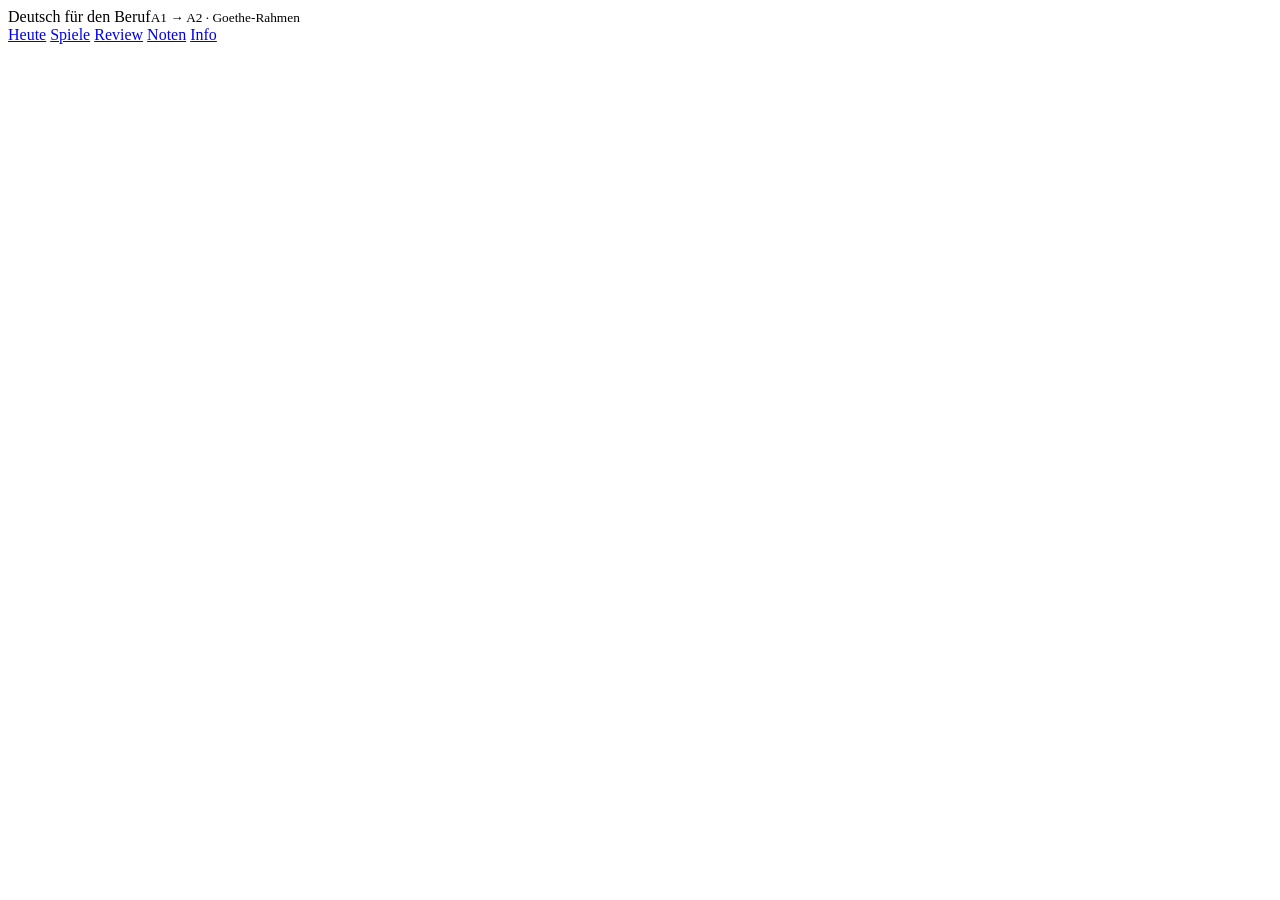
<file: template.html>
<!DOCTYPE html>
<html lang="de">
<head>
<meta charset="utf-8">
<meta name="viewport" content="width=device-width, initial-scale=1">
<title>Deutsch für den Beruf · A1→A2</title>
<link rel="preconnect" href="https://fonts.googleapis.com">
<link href="https://fonts.googleapis.com/css2?family=Fraunces:opsz,wght@9..144,500;9..144,700&family=IBM+Plex+Sans:wght@400;500;600&family=IBM+Plex+Mono:wght@400;500&display=swap" rel="stylesheet">
<style>
__CSS__
/* ---- guided path ---- */
.next{background:var(--ink);color:var(--bg);border-radius:var(--radius);padding:18px;margin:16px 0;display:block;text-decoration:none}
.next .k{font-size:12px;font-weight:600;letter-spacing:.08em;text-transform:uppercase;opacity:.7}
.next h2{font-size:24px;margin:6px 0 4px;color:var(--bg)}
.next p{margin:0;opacity:.85;font-size:14px}
.next .go{display:inline-block;margin-top:12px;background:var(--bg);color:var(--ink);padding:9px 16px;border-radius:10px;font-weight:600;font-size:15px}
.next.warn{background:var(--warn)}
.how ol{margin:6px 0 0;padding-left:20px}
.how li{margin:5px 0;font-size:15px}
.steps{display:grid;gap:8px;margin-top:10px}
.srow{display:flex;align-items:center;gap:12px;padding:12px;border:1px solid var(--line);border-radius:12px;background:var(--card);text-decoration:none;color:inherit}
.srow .n{width:30px;height:30px;border-radius:50%;display:grid;place-items:center;font-weight:600;font-size:14px;background:var(--line);color:var(--muted);flex:none}
.srow.pass .n{background:var(--ok);color:#fff}
.srow.fail .n{background:var(--bad);color:#fff}
.srow.cur{border-color:var(--ink);border-width:2px}
.srow .t{flex:1;min-width:0}
.srow .t b{display:block;font-size:15px}
.srow .t span{font-size:12px;color:var(--muted)}
.srow .g{font-size:13px;text-align:right;white-space:nowrap}
.srow .g b{display:block;font-family:"Fraunces",Georgia,serif;font-size:17px}
.task{border:2px solid var(--ink);border-radius:var(--radius);padding:14px 16px;margin:14px 0;background:var(--card)}
.task .h{font-size:12px;font-weight:600;letter-spacing:.08em;text-transform:uppercase;color:var(--muted)}
.task ol{margin:6px 0 8px;padding-left:20px}
.task li{margin:4px 0}
.passline{font-size:14px;padding-top:8px;border-top:1px solid var(--line)}
.passline b{color:var(--accent)}
.result{border-radius:var(--radius);padding:16px;margin:18px 0;border:2px solid}
.result.ok{border-color:var(--ok);background:var(--ok-bg)}
.result.no{border-color:var(--bad);background:var(--bad-bg)}
.result .big{font-family:"Fraunces",Georgia,serif;font-size:34px;line-height:1}
.result p{margin:8px 0 0}
.stephead{display:flex;justify-content:space-between;align-items:center;gap:10px;margin-top:16px;font-size:13px;color:var(--muted)}
.prog{display:flex;gap:3px;margin-top:8px}
.prog i{flex:1;height:5px;border-radius:3px;background:var(--line)}
.prog i.pass{background:var(--ok)} .prog i.fail{background:var(--bad)} .prog i.cur{background:var(--ink)}
table.grades{border-collapse:collapse;width:100%;font-size:14px}
table.grades td,table.grades th{padding:7px 6px;border-bottom:1px solid var(--line);text-align:left}
table.grades th{font-size:12px;color:var(--muted);text-transform:uppercase;letter-spacing:.04em}
table.grades td.r{text-align:right;white-space:nowrap}
.ok-t{color:var(--ok);font-weight:600} .no-t{color:var(--bad);font-weight:600}
.lockmsg{font-size:13px;color:var(--muted)}
input.score{width:80px;font:inherit;font-size:18px;padding:8px;border:1px solid var(--line);border-radius:10px;background:var(--bg);color:var(--ink);text-align:center}
.selfgrade{display:none;gap:8px;margin-top:8px;align-items:center;font-size:14px}
.selfgrade.on{display:flex}
.chk{font-size:12px;font-weight:600}

/* ---- game layer ---- */
.hud{display:flex;gap:8px;align-items:stretch;margin:8px 0 4px}
.hud .hb{background:var(--card);border:1px solid var(--line);border-radius:12px;padding:8px 10px;display:flex;flex-direction:column;justify-content:center;font-size:12px;color:var(--muted);min-width:64px}
.hud .hb.grow{flex:1}
.hud .big{font-family:"Fraunces",Georgia,serif;font-size:18px;color:var(--ink);font-weight:700}
.hud .goalrow{display:flex;justify-content:space-between;margin-bottom:5px}
.hud .goalrow b{color:var(--ink)}
.xpfloat{position:fixed;right:18px;top:70px;background:var(--accent);color:#fff;font-weight:700;padding:5px 10px;border-radius:99px;font-size:14px;z-index:60;animation:xpup 1.1s ease-out forwards;pointer-events:none}
@keyframes xpup{0%{opacity:0;transform:translateY(10px)}20%{opacity:1;transform:translateY(0)}100%{opacity:0;transform:translateY(-24px)}}
#combo{position:fixed;left:50%;top:64px;transform:translateX(-50%) scale(.9);background:var(--warn);color:#fff;font-weight:700;padding:6px 14px;border-radius:99px;opacity:0;transition:all .2s;z-index:60;pointer-events:none}
#combo.on{opacity:1;transform:translateX(-50%) scale(1)}
.stars{color:#e0a000;font-size:22px;letter-spacing:2px}
.stars.sm{font-size:12px;letter-spacing:0;display:block}
.gamecard{display:flex;gap:12px;align-items:center;justify-content:space-between;background:var(--card);border:1px solid var(--line);border-radius:var(--radius);padding:14px 16px;margin:12px 0}
.gamecard h3{font-size:18px}
.gamecard p{margin:4px 0;font-size:14px;color:var(--muted)}
.game{margin-top:12px}
.gtop{display:flex;justify-content:space-between;font-weight:600;font-size:16px;padding:10px 4px}
.bzcard{background:var(--card);border:2px solid var(--line);border-radius:var(--radius);padding:30px 16px;text-align:center;transition:all .15s}
.bzcard.ok{border-color:var(--ok);background:var(--ok-bg)} .bzcard.no{border-color:var(--bad);background:var(--bad-bg)}
.bzw{font-family:"Fraunces",Georgia,serif;font-size:36px;font-weight:700}
.bzen{color:var(--muted);margin-top:6px}
.arts{display:grid;grid-template-columns:repeat(3,1fr);gap:10px;margin:14px 0}
.art{font-size:22px;font-weight:700;padding:18px 0;border-radius:14px;border:2px solid currentColor;background:var(--card)}
.art:disabled{opacity:.4}
.pgrid{display:grid;grid-template-columns:repeat(3,1fr);gap:8px}
.pc{min-height:68px;border-radius:12px;border:1px solid var(--line);background:var(--card);font-size:14px;padding:6px;font-weight:500}
.pc.de{border-left:4px solid var(--accent)}
.pc.sel{border-color:var(--ink);border-width:2px;background:var(--accent-soft)}
.pc.done{visibility:hidden}
.pc.bad{background:var(--bad-bg);border-color:var(--bad)}
/* ---- story ---- */
.story .st-t{font-size:28px;margin-top:4px}
.sent{display:grid;grid-template-columns:1fr auto;gap:4px 8px;padding:9px 6px;border-radius:10px;font-size:18px;line-height:1.55}
.sent.now{background:var(--accent-soft)}
.sent .sbtn{display:flex;gap:2px;align-items:flex-start}
.sent .enb{border:1px solid var(--line);background:var(--card);border-radius:7px;font-size:11px;font-weight:600;padding:3px 6px;color:var(--muted)}
.sent .en{grid-column:1/-1;display:none;font-size:14px;color:var(--muted)}
.sent.showen .en,.allen .sent .en{display:block}
.gw{font:inherit;color:inherit;background:none;border:none;padding:0;border-bottom:2px dotted var(--accent);cursor:pointer;line-height:1.2}
#stBody{position:relative}
.story{position:relative}
.gpop{position:absolute;display:none;background:var(--ink);color:var(--bg);padding:7px 11px;border-radius:9px;font-size:14px;z-index:15;max-width:220px}
.gpop.on{display:block}
.tfq{font-size:18px;font-weight:500;margin:6px 0 10px}
.setrow{display:flex;gap:10px;align-items:center;margin-top:10px;font-size:14px}
.setrow label{width:60px;color:var(--muted)}
.setrow select{flex:1;font:inherit;font-size:14px;padding:6px;border-radius:8px;border:1px solid var(--line);background:var(--bg);color:var(--ink)}
.setrow input[type=range]{flex:1}
@media (max-width:440px){.brand{display:none}nav.tabs{flex:1;justify-content:space-between}nav.tabs a{padding:6px 8px;font-size:13px}}
</style>
</head>
<body>
<header class="top"><div class="wrap">
  <div class="brand">Deutsch für den Beruf<small>A1 → A2 · Goethe-Rahmen</small></div>
  <nav class="tabs" id="tabs">
    <a href="#heute" data-v="heute">Heute</a>
    <a href="#spiele" data-v="spiele">Spiele</a>
    <a href="#wiederholen" data-v="wiederholen">Review</a>
    <a href="#noten" data-v="noten">Noten</a>
    <a href="#info" data-v="info">Info</a>
  </nav>
</div></header>
<main class="wrap" id="app"></main>
<div class="toast" id="toast"></div>

<script>
const UNITS = __UNITS__;
const SOUNDS = __SOUNDS__;
const AUD = __AUD__;

/* The fixed order of every unit. pass = minimum % to pass; null = not graded. */
const STEPS = [
  {k:"bruecke",  t:"Brücke",    en:"Words you already know",  min:15, pass:70},
  {k:"woerter",  t:"Wörter",    en:"Vocabulary",              min:15, pass:75},
  {k:"lesen",    t:"Lesen",     en:"Story + true/false",      min:15, pass:80},
  {k:"hoeren",   t:"Hören",     en:"Listening + dictation",   min:20, pass:70},
  {k:"denken",   t:"Denken",    en:"Build sentences",         min:15, pass:75},
  {k:"grammatik",t:"Grammatik", en:"Grammar",                 min:10, pass:null},
  {k:"ueben",    t:"Üben",      en:"Exercises",               min:15, pass:80},
  {k:"tippen",   t:"Tippen",    en:"Typing",                  min:10, pass:90},
  {k:"schreiben",t:"Schreiben", en:"Writing (Claude grades)", min:20, pass:60},
  {k:"sprechen", t:"Sprechen",  en:"Speaking (Claude grades)",min:15, pass:60},
];
const UNIT_MIN = STEPS.reduce((a,s)=>a+s.min,0);

/* ================= STATE ================= */
let state={grades:{}, srs:{}, typing:{}, read:{}, xp:0, days:{}, stars:{}, hs:{}, settings:{engine:"auto", rate:1, voice:null}};
function lsGet(k){try{return localStorage.getItem(k)}catch(e){return null}}
function lsSet(k,v){try{localStorage.setItem(k,v)}catch(e){}}
try{const s=JSON.parse(lsGet("dfb3-state")||"null"); if(s&&s.grades){ state=Object.assign(state,s); state.settings=Object.assign({engine:"auto",rate:1,voice:null},s.settings||{}); state.days=s.days||{}; state.stars=s.stars||{}; state.hs=s.hs||{}; state.xp=s.xp||0; }}catch(e){}
function save(){ lsSet("dfb3-state",JSON.stringify(state)); }
const gkey=(u,k)=>`u${u}-${k}`;
function grade(u,k){ return state.grades[gkey(u,k)]||null; }
function stepStatus(u,s){
  if(s.pass===null) return state.read[gkey(u,s.k)]?"pass":"todo";
  const g=grade(u,s.k); if(!g) return "todo";
  return g.best>=s.pass?"pass":"fail";
}
function recordGrade(u,k,pct){
  const key=gkey(u,k), g=state.grades[key]||{best:0,attempts:0};
  g.last=pct; g.best=Math.max(g.best,pct); g.attempts++; g.date=new Date().toISOString().slice(0,10);
  state.grades[key]=g; save(); return g;
}
function unitPassed(u){ return STEPS.every(s=>stepStatus(u.id,s)==="pass"); }
function unitAvg(u){ const gs=STEPS.filter(s=>s.pass!==null).map(s=>grade(u.id,s.k)).filter(Boolean); return gs.length? Math.round(gs.reduce((a,g)=>a+g.best,0)/gs.length):null; }
function unitUnlocked(u){ const i=UNITS.findIndex(x=>x.id===u.id); return i===0 || unitPassed(UNITS[i-1]); }
function nextTask(){
  for(const u of UNITS.filter(x=>x.full)){
    if(unitPassed(u)) continue;
    const i=STEPS.findIndex(s=>stepStatus(u.id,s)!=="pass");
    return {u, i, s:STEPS[i], status:stepStatus(u.id,STEPS[i])};
  }
  return null;
}

/* ================= GAME LAYER: XP, daily goal, streak, stars, combo ================= */
const GOAL=150;
const todayKey=()=>{const d=new Date(); return d.getFullYear()+"-"+String(d.getMonth()+1).padStart(2,"0")+"-"+String(d.getDate()).padStart(2,"0");};
function xpToday(){ return state.days[todayKey()]||0; }
function streak(){ let n=0; const d=new Date(); if(!((state.days[todayKey()]||0)>=GOAL)) d.setDate(d.getDate()-1);
  for(;;){ const k=d.getFullYear()+"-"+String(d.getMonth()+1).padStart(2,"0")+"-"+String(d.getDate()).padStart(2,"0"); if((state.days[k]||0)>=GOAL){ n++; d.setDate(d.getDate()-1);} else break; } return n; }
const LEVELS=["Anfänger","Neuling","Lernender","Fortgeschritten","Kollege","Teamleiter","Profi","Experte","Meister","Goethe-Held"];
function levelInfo(){ const x=state.xp; let L=0; while(400*(L+1)*(L+2)/2<=x) L++; const lo=400*L*(L+1)/2, hi=400*(L+1)*(L+2)/2; return {n:L+1, name:LEVELS[Math.min(L,LEVELS.length-1)], pct:Math.round(100*(x-lo)/(hi-lo)), toNext:hi-x}; }
let combo=0;
function addXP(n){ if(n<=0) return; const before=xpToday(), lvl=levelInfo().n; state.xp+=n; state.days[todayKey()]=before+n; save(); floatXP("+"+n+" XP");
  if(before<GOAL && before+n>=GOAL) setTimeout(()=>toast(`Tagesziel erreicht! 🔥 ${streak()}-day streak`),500);
  if(levelInfo().n>lvl) setTimeout(()=>toast(`Level ${levelInfo().n}: ${levelInfo().name}! 🎉`),900);
  const hb=document.getElementById("hud"); if(hb) hb.outerHTML=hudHTML(); }
function answered(ok){ if(ok){ combo++; addXP(10+(combo>=3?5:0)); if(combo>=3) showCombo(); } else { combo=0; hideCombo(); } }
function floatXP(t){ const e=document.createElement("div"); e.className="xpfloat"; e.textContent=t; document.body.appendChild(e); setTimeout(()=>e.remove(),1100); }
function showCombo(){ let c=document.getElementById("combo"); if(!c){ c=document.createElement("div"); c.id="combo"; document.body.appendChild(c);} c.textContent=`🔥 Combo ×${combo}`; c.classList.add("on"); clearTimeout(c._h); c._h=setTimeout(()=>c.classList.remove("on"),1800); }
function hideCombo(){ const c=document.getElementById("combo"); if(c) c.classList.remove("on"); }
function starsFor(pct,pass){ if(pass===null||pct==null) return 0; return pct>=100?3:pct>=90?2:pct>=pass?1:0; }
const starStr=n=>"★".repeat(n)+"☆".repeat(3-n);
function hudHTML(){ const L=levelInfo(), t=xpToday(), st=streak();
  return `<div class="hud" id="hud"><div class="hb"><span class="big">🔥 ${st}</span><span>day streak</span></div>
    <div class="hb grow"><div class="goalrow"><span>Today <b>${Math.min(t,GOAL)}/${GOAL} XP</b></span>${t>=GOAL?`<span class="ok-t">✓ goal</span>`:""}</div><div class="bar"><i style="width:${Math.min(100,Math.round(100*t/GOAL))}%"></i></div></div>
    <div class="hb"><span class="big">L${L.n}</span><span>${L.name}</span></div></div>`; }

/* ================= AUDIO =================
   1st choice: the device's own German voice (Edge natural voices, Google Deutsch in Chrome, Apple voices on iPhone).
   Fallback: the course's pre-recorded files. Roles: F narrator, W Herr Weber, M Herr Miller, R second speaker. */
const player=new Audio(); player.preload="auto";
let seq=[], seqCb=null, curBtn=null, VOICES=[], seqToken=0;
const FEMALE=/katja|amala|hedda|anna|helena|petra|marlene|vicki|seraphina|louisa|tanja|elke|gisela|klarissa|maja|ilse|sabine|leonie|jana|marie|google deutsch|ingrid|elsa/i;
const MALE=/conrad|killian|stefan|markus|martin|yannick|viktor|florian|bernd|christoph|ralf|kasper|hans|jonas|lukas|klaus|björn|bjorn/i;
const NOVELTY=/eloquence|grandma|grandpa|rocko|shelley|flo\b|eddy|reed|sandy|bad news|bells|boing|bubbles|cellos|jester|organ|superstar|trinoids|whisper|wobble|zarvox|albert|bahh/i;
function voiceScore(v){ let s=0, n=v.name; if(/natural|neural|online/i.test(n)) s+=50; if(/premium|enhanced|erweitert|verbessert/i.test(n)) s+=40; if(/google/i.test(n)) s+=35;
  if(v.lang==="de-DE"||v.lang==="de_DE") s+=10; else s+=2; if(NOVELTY.test(n)) s-=100; return s; }
function loadVoices(){ try{ VOICES=speechSynthesis.getVoices().filter(v=>/^de([-_]|$)/i.test(v.lang)&&voiceScore(v)>-50).sort((a,b)=>voiceScore(b)-voiceScore(a)); }catch(e){ VOICES=[]; } }
if("speechSynthesis" in window){ loadVoices(); try{ speechSynthesis.addEventListener("voiceschanged",()=>{ loadVoices(); const el=document.getElementById("audioInfo"); if(el) el.innerHTML=audioInfoHTML(); }); }catch(e){} }
function useDevice(){ const m=(state.settings||{}).engine||"auto"; if(m==="files") return false; return VOICES.length>0; }
function roleVoice(role){
  if(!VOICES.length) return {v:null,p:1};
  const chosen=state.settings.voice && VOICES.find(x=>x.name===state.settings.voice);
  const fem=VOICES.filter(v=>FEMALE.test(v.name)&&!MALE.test(v.name)), mal=VOICES.filter(v=>MALE.test(v.name));
  const narr=chosen||fem[0]||VOICES[0];
  if(role==="W") return mal[0]?{v:mal[0],p:1}:{v:narr,p:.85};
  if(role==="M") return mal[1]?{v:mal[1],p:1}:mal[0]?{v:mal[0],p:.88}:{v:narr,p:.75};
  if(role==="R") return fem[1]?{v:fem[1],p:1}:{v:narr,p:1.1};
  return {v:narr,p:1};
}
function speechText(t){ return t.replace(/\s*\/\s*/g,", ").replace(/[„“"‚‘]/g,"").replace(/…/g,"").trim(); }
function speakDevice(text,role,done){
  const rv=roleVoice(role), parts=speechText(text).match(/[^.!?]+[.!?]*/g)||[text], tok=++seqToken;
  const short=text.trim().split(/\s+/).length<=3, rate=(short?.78:.9)*(state.settings.rate||1);
  let i=0; const next=()=>{ if(tok!==seqToken) return; if(i>=parts.length){ done&&done(); return; }
    const u=new SpeechSynthesisUtterance(parts[i++].trim()); if(rv.v){u.voice=rv.v; u.lang=rv.v.lang;} else u.lang="de-DE";
    u.rate=rate; u.pitch=rv.p; u.onend=()=>setTimeout(next,short?250:120); u.onerror=()=>{ if(tok===seqToken) done&&done(); };
    speechSynthesis.speak(u); };
  next();
}
function ttsKey(t){return t.replace(/\s*\/\s*/g,", ").replace(/[„“"]/g,"").replace(/…/g,"").trim();}
function fileFor(text,v){ const t=ttsKey(text), r=v==="W"?"F":(v||"F"); return AUD[r+"|"+t]||AUD["F|"+t]||AUD["M|"+t]||AUD["R|"+t]||null; }
function setPlaying(b){ if(curBtn) curBtn.classList.remove("playing"); curBtn=b||null; if(curBtn) curBtn.classList.add("playing"); }
function play(text,v,btn,done){
  stopAudio(true); setPlaying(btn);
  const fin=()=>{ setPlaying(null); done&&done(); };
  if(useDevice()){ speakDevice(text,v||"F",fin); return; }
  const f=fileFor(text,v); if(!f){ fin(); return; }
  player.onended=fin; player.src=f; const p=player.play(); if(p&&p.catch) p.catch(fin);
}
function playSeq(items,onLine){ stopAudio(true); seq=items.slice(); seqCb=onLine; nextSeq(); }
function nextSeq(){
  const it=seq.shift();
  if(!it){ const cb=seqCb; seqCb=null; if(cb) cb(-1); setPlaying(null); return; }
  if(seqCb) seqCb(it.i);
  const go=()=>setTimeout(()=>{ if(seqCb) nextSeq(); }, it.gap||600);
  if(useDevice()){ speakDevice(it.t,it.v||"F",go); return; }
  const f=fileFor(it.t,it.v); if(!f){ go(); return; }
  player.onended=go; player.src=f; const p=player.play(); if(p&&p.catch) p.catch(go);
}
function stopAudio(silent){ seq=[]; seqToken++; try{player.pause(); player.onended=null;}catch(e){} try{ if("speechSynthesis" in window) speechSynthesis.cancel(); }catch(e){} const cb=seqCb; seqCb=null; if(cb&&!silent) cb(-1); else if(cb) cb(-1); setPlaying(null); }
function spk(text,v){return `<button class="spk" aria-label="Anhören" data-say="${esc(text)}" data-v="${v||"F"}">🔊</button>`;}
function audioInfoHTML(){
  if(useDevice()){ const v=roleVoice("F").v; return `Using your device's voice: <b>${esc(v.name)}</b>.`; }
  if((state.settings.engine||"auto")==="files") return `Using the course recordings.`;
  return `<b>This browser has no German voice</b>, so the page is using the course's backup recordings, which sound robotic. For natural audio, open this page in <b>Microsoft Edge</b> (best) or <b>Chrome</b>, or on your iPhone.`;
}

/* ================= HELPERS ================= */
const $=(s,r=document)=>r.querySelector(s);
const $$=(s,r=document)=>[...r.querySelectorAll(s)];
function esc(s){return String(s).replace(/[&<>"]/g,c=>({"&":"&amp;","<":"&lt;",">":"&gt;",'"':"&quot;"}[c]));}
function toast(m){const t=$("#toast"); t.textContent=m; t.classList.add("on"); clearTimeout(t._h); t._h=setTimeout(()=>t.classList.remove("on"),2200);}
function fold(s){return s.toLowerCase().replace(/ä/g,"ae").replace(/ö/g,"oe").replace(/ü/g,"ue").replace(/ß/g,"ss");}
function normS(s){return fold(s.trim()).replace(/[.?!,;:–]/g," ").replace(/\s+/g," ").trim();}
function stripArt(s){return s.replace(/^(der|die|das)\s+/i,"");}
function shuffle(a){const b=a.slice(); for(let i=b.length-1;i>0;i--){const j=Math.floor(Math.random()*(i+1)); [b[i],b[j]]=[b[j],b[i]];} return b;}
function gc(g){return {m:"g-m",f:"g-f",n:"g-n",p:"g-p"}[g]||"";}
function umlBar(){return `<div class="uml">${["ä","ö","ü","ß"].map(c=>`<button type="button" data-c="${c}">${c}</button>`).join("")}</div>`;}
function wireUml(root,input){ $$(".uml button",root).forEach(b=>b.onclick=()=>{const s=input.selectionStart??input.value.length; input.value=input.value.slice(0,s)+b.dataset.c+input.value.slice(input.selectionEnd??s); input.focus(); try{input.setSelectionRange(s+1,s+1);}catch(e){} input.dispatchEvent(new Event("input"));}); }
const TX=`type="text" autocapitalize="off" autocomplete="off" autocorrect="off" spellcheck="false"`;
async function copyText(text,box){ try{await navigator.clipboard.writeText(text); toast("Copied — paste it into a new Claude chat");}catch(e){ if(box){box.textContent=text; box.classList.add("on");} toast("Select the text below and copy it"); } }
function wordDiff(target,typed){
  const T=target.replace(/[.?!,;:]/g,"").split(/\s+/).filter(Boolean), Y=typed.replace(/[.?!,;:]/g,"").split(/\s+/).filter(Boolean);
  const n=T.length,m=Y.length,L=Array.from({length:n+1},()=>Array(m+1).fill(0));
  for(let i=n-1;i>=0;i--)for(let j=m-1;j>=0;j--) L[i][j]=fold(T[i])===fold(Y[j])?L[i+1][j+1]+1:Math.max(L[i+1][j],L[i][j+1]);
  let i=0,j=0,out=[],ok=0,soft=0;
  while(i<n||j<m){
    if(i<n&&j<m&&fold(T[i])===fold(Y[j])){ if(T[i]===Y[j]) out.push(`<span class="w-ok">${esc(Y[j])}</span>`); else {soft++; out.push(`<span class="w-case">${esc(Y[j])} → ${esc(T[i])}</span>`);} ok++; i++; j++; }
    else if(j<m&&(i>=n||L[i][j+1]>=L[i+1][j])){ out.push(`<span class="w-bad">${esc(Y[j])}</span>`); j++; }
    else { out.push(`<span class="w-miss">${esc(T[i])}</span>`); i++; }
  }
  return {html:out.join(" "), perfect:ok===n&&m===n&&!soft, close:ok===n&&m===n};
}

/* ================= HOME (HEUTE) ================= */
function srsCards(){ const out=[]; UNITS.filter(u=>u.full).forEach(u=>u.vocab.forEach((v,k)=>{const id=`u${u.id}-v${k}`; if(state.srs[id]) out.push({id,v,u:u.id,s:state.srs[id]});})); return out; }
function srsDue(){ const now=Date.now(); return srsCards().filter(c=>c.s.due<=now); }
function viewHome(){
  const due=srsDue().length, nt=nextTask();
  let first="";
  if(due) first=`<a class="next warn" href="#wiederholen"><div class="k">First · every day</div><h2>Review: ${due} card${due>1?"s":""}</h2><p>About ${Math.max(2,Math.round(due*0.25))} minutes. Do this before anything else; it's what keeps old words from fading.</p><span class="go">Start review →</span></a>`;
  let main="";
  if(nt){
    const redo=nt.status==="fail", g=grade(nt.u.id,nt.s.k);
    main=`<a class="next" href="#unit-${nt.u.id}-${nt.i+1}"><div class="k">${due?"Then · ":""}Your next task</div>
      <h2>Unit ${nt.u.id} · Step ${nt.i+1}: ${nt.s.t}</h2>
      <p>${redo?`<b>Redo.</b> Your best is ${g.best}%; you need ${nt.s.pass}%.`:`${esc(nt.s.en)} · about ${nt.s.min} min${nt.s.pass!==null?` · pass mark ${nt.s.pass}%`:""}`}</p>
      <span class="go">${redo?"Redo step":"Start"} →</span></a>`;
  } else main=`<div class="card"><b>All built units are passed.</b> Tell Claude „Unit ${UNITS.filter(u=>u.full).length} bestanden, bitte nächste Unit“ and the next one gets built.</div>`;
  const fullU=UNITS.filter(u=>u.full);
  return `<div class="hero" style="padding-top:16px"><h1>Guten Tag, Zack.</h1></div>
  ${hudHTML()}
  ${first}${main}
  <a class="gamecard" href="#spiele" style="text-decoration:none;color:inherit"><div><h3>🎮 Quick game</h3><p>Der · Die · Das Blitz or Paare: 2 minutes, and it counts toward today's goal.</p></div><span class="btn">Play →</span></a>
  <div class="card small" id="audioInfo">${audioInfoHTML()}</div>
  <div class="card how"><b>How this course works</b>
    <ol>
      <li><b>Every day, start with Review.</b> 5–10 minutes of flashcards for every word you've studied.</li>
      <li><b>Then do your next task</b> (the black card above). Tasks go in a fixed order: ${STEPS.length} steps per unit, about ${Math.round(UNIT_MIN/5)*5} minutes in all.</li>
      <li><b>Each step has a pass mark.</b> Below it, you redo that step before moving on. Your best score counts.</li>
      <li><b>A unit is passed when all ${STEPS.length} steps are passed.</b> Then the next unit opens. Aim for one unit a week.</li>
      <li><b>Earn XP</b> for every correct answer (bonus for 3+ in a row), stars for scores of 90% and 100%, and keep your 🔥 streak by hitting ${GOAL} XP a day.</li>
      <li><b>Writing and speaking</b> are graded by Claude: you copy a prompt into a chat and enter the score Claude gives you.</li>
    </ol>
  </div>
  <div class="sec-h">Your units</div>
  <div class="units">${UNITS.map(u=>{
    if(!u.full) return `<div class="unit locked"><div class="num">${u.id}</div><div class="t"><b>${esc(u.title)}</b><span>${esc(u.en)} · not built yet</span></div><span class="pill ${u.level.toLowerCase()}">${u.level}</span></div>`;
    const passedN=STEPS.filter(s=>stepStatus(u.id,s)==="pass").length, open=unitUnlocked(u), avg=unitAvg(u);
    return `<a class="unit ${open?"":"locked"}" href="#unit-${u.id}"><div class="num">${unitPassed(u)?"✓":u.id}</div><div class="t"><b>${esc(u.title)}</b><span>${open?`${passedN} of ${STEPS.length} steps passed${avg!=null?` · average ${avg}%`:""}`:`Opens when Unit ${u.id-1} is passed`}</span></div><span class="pill ${u.level.toLowerCase()}">${u.level}</span></a>`;
  }).join("")}</div>`;
}

/* ================= UNIT OVERVIEW ================= */
function viewUnit(u){
  const open=unitUnlocked(u), nt=nextTask();
  return `<a class="back" href="#heute">← Heute</a>
  <div class="hero" style="padding-top:10px"><span class="pill ${u.level.toLowerCase()}">Unit ${u.id} · ${u.level}</span>
    <h1 style="margin-top:8px">${esc(u.title)}</h1><p>${esc(u.en)} · about ${Math.round(UNIT_MIN/5)*5} min in ${STEPS.length} steps</p></div>
  ${open?"":`<div class="card lockmsg">This unit opens when Unit ${u.id-1} is passed. You can look ahead, but grades here won't help until then.</div>`}
  <div class="card"><b>After this unit you can:</b><ul class="goals">${u.goals.map(g=>`<li>${esc(g)}</li>`).join("")}</ul></div>
  <div class="sec-h">Steps — do them in order</div>
  <div class="steps">${STEPS.map((s,i)=>{
    const st=stepStatus(u.id,s), g=grade(u.id,s.k), cur=nt&&nt.u.id===u.id&&nt.i===i;
    const right= s.pass===null? (st==="pass"?`<span class="ok-t">Read ✓</span>`:`<span class="muted">not graded</span>`)
      : g? `<b class="${st==="pass"?"ok-t":"no-t"}">${g.best}%</b>${st==="pass"?`<span class="stars sm">${starStr(state.stars[gkey(u.id,s.k)]||0)}</span>`:`need ${s.pass}%`}` : `<span class="muted">pass ${s.pass}%</span>`;
    return `<a class="srow ${st} ${cur?"cur":""}" href="#unit-${u.id}-${i+1}"><div class="n">${st==="pass"?"✓":st==="fail"?"!":i+1}</div><div class="t"><b>${s.t}</b><span>${esc(s.en)} · ${s.min} min${cur?" · <b>next</b>":""}</span></div><div class="g">${right}</div></a>`;
  }).join("")}</div>
  ${unitPassed(u)?`<div class="result ok"><div class="big">Unit ${u.id} bestanden</div><p>Average ${unitAvg(u)}%. ${UNITS.find(x=>x.id===u.id+1&&x.full)?`<a href="#unit-${u.id+1}">Go to Unit ${u.id+1} →</a>`:"Tell Claude to build the next unit."}</p></div>`:""}`;
}

/* ================= STEP PAGE ================= */
const TASKS={
  bruecke:u=>[ u.bruecke.showSounds?"Read the sound guide and tap 🔊 on every row. Say each example after the audio.":null,
    "Tap each word in “Words you already know” and repeat it out loud.",
    "For each sound-shift rule: read the examples, then <b>type your guess</b> for each word under “Now you” and press Check. Work it out from the rule; don't look anything up.",
    "Read the last box. Then press <b>Finish step</b>."].filter(Boolean),
  woerter:u=>["Go through all the cards German-first. Say each word out loud <b>with its article</b> (der/die/das).","Go through them again English-first: say the German before you flip.","Take the check at the bottom: type the German for 8 words. Include der/die/das for nouns."],
  lesen:u=>["Read the story one sentence at a time. Read each sentence out loud before you tap 🔊.","Tap a word with a dotted underline to see what it means. Tap <b>EN</b> only when a sentence stays unclear after two reads.","Then answer the 5 true/false questions <b>without scrolling back up</b>. Only your first answer counts."],
  hoeren:u=>["Press <b>Listen only</b>, then play the dialog. Try to follow without the text.","Play it again with the text showing.","Tap 🔊 on each line, pause, and repeat it out loud.","Play the voicemail twice. Then answer the questions (only your first answer counts).","Do the dictation: play each sentence and type exactly what you hear. Then press <b>Finish step</b>."],
  denken:u=>["For each step: read the English, then <b>say the German out loud</b> (or type it).","Press Reveal and compare. If you typed, it's checked for you. If you only said it, mark yourself honestly: ✓ or ✗.","Don't skip ahead: each step builds on the one before it. Press <b>Finish step</b> at the end."],
  grammatik:u=>["Read the boxes in order.","Say every example sentence out loud.","Press <b>Mark as read</b>. This step isn't graded; the next step tests it."],
  ueben:u=>["Answer every question in A, B and C.","Only your first try counts toward the grade.","Press <b>Finish step</b> when all are answered."],
  tippen:u=>["Open the shortcut guide for your device and set it up.","Type each line exactly, including capitals, punctuation and ä/ö/ü/ß. Accuracy counts, not speed.","Your grade is your average accuracy across all lines."],
  schreiben:u=>["Write the text in the box <b>without looking at anything</b>.","Press <b>Copy for Claude</b> and paste it into a new Claude chat. Claude corrects it and gives a score out of 10.","Enter Claude's score below and press Save grade.","Only then open the model answer and compare."],
  sprechen:u=>["Press <b>Copy prompt</b> and paste it into a new Claude chat.","Switch to <b>voice mode</b> and have the conversation out loud. Don't type.","At the end Claude gives you a score out of 10. Enter it below and press Save grade."],
};
function viewStep(u,i){
  const s=STEPS[i];
  const prog=STEPS.map((x,j)=>`<i class="${j===i?"cur":stepStatus(u.id,x)}"></i>`).join("");
  return `<a class="back" href="#unit-${u.id}">← Unit ${u.id}: ${esc(u.title)}</a>
  <div class="stephead"><span>Step ${i+1} of ${STEPS.length} · about ${s.min} min</span><span>${s.pass!==null?`Pass mark ${s.pass}%`:"Not graded"}</span></div>
  <div class="prog">${prog}</div>
  <div class="hero" style="padding-top:12px"><h1>${s.t}</h1><p>${esc(s.en)}</p></div>
  <div class="task"><div class="h">Your task</div><ol>${TASKS[s.k](u).map(t=>`<li>${t}</li>`).join("")}</ol>
    <div class="passline">${s.pass!==null?`<b>Pass:</b> ${s.pass}% or better. Below that, redo this step before moving on.`:`<b>No grade.</b> Mark it read to continue.`}${grade(u.id,s.k)?` · Your best so far: <b>${grade(u.id,s.k).best}%</b>`:""}</div></div>
  <div id="stepBody">${STEP_VIEW[s.k](u)}</div>
  <div id="result"></div>`;
}
function showResult(u,i,pct){
  const s=STEPS[i], box=$("#result");
  if(s.pass===null){ state.read[gkey(u.id,s.k)]=true; save(); }
  else recordGrade(u.id,s.k,pct);
  const passed = s.pass===null || pct>=s.pass;
  const key=gkey(u.id,s.k), oldStars=state.stars[key]||0, newStars=starsFor(pct,s.pass);
  if(newStars>oldStars){ state.stars[key]=newStars; save(); }
  addXP(10 + Math.max(0,newStars-oldStars)*20);
  combo=0; hideCombo();
  const nextI=i+1<STEPS.length?i+1:null;
  const after = passed
    ? (nextI!==null? `<a class="btn primary" href="#unit-${u.id}-${nextI+1}" style="display:inline-block;text-decoration:none;margin-top:10px">Next: Step ${nextI+1} · ${STEPS[nextI].t} →</a>`
                   : `<a class="btn primary" href="#unit-${u.id}" style="display:inline-block;text-decoration:none;margin-top:10px">See unit result →</a>`)
    : `<p><b>Below the ${s.pass}% pass mark.</b> Redo this step now, or tomorrow before you do anything else in this unit. Don't move on: the next steps build on this one.</p><button class="btn primary" id="redo" style="margin-top:10px">Redo this step</button>`;
  box.innerHTML=`<div class="result ${passed?"ok":"no"}">${s.pass===null?`<div class="big">Read ✓</div>`:`<div class="stars">${starStr(newStars)}</div><div class="big">${pct}%</div><p>${passed?"Bestanden — passed.":"Nicht bestanden — not passed yet."} Best: ${grade(u.id,s.k).best}%. ${passed&&newStars<3?`<span class="small muted">${newStars===1?"90% for ★★, 100% for ★★★.":"100% for ★★★."}</span>`:""}</p>`}${after}</div>`;
  const r=$("#redo"); if(r) r.onclick=()=>route(true);
  box.scrollIntoView({behavior:"smooth",block:"center"});
}
function finishBtn(label){return `<div class="row"><button class="btn primary" id="finish" disabled>${label||"Finish step"}</button><span class="small muted" id="finishHint" style="align-self:center"></span></div>`;}

/* ---------- step views ---------- */
const STEP_VIEW={
lesen(u){ const L=u.lesen, G=L.gloss;
  const tok=t=>t.split(/([A-Za-zÄÖÜäöüß]+)/).map(w=>{ const g=G[w.toLowerCase()]; return g?`<button class="gw" data-w="${esc(w)}" data-g="${esc(g)}">${esc(w)}</button>`:esc(w); }).join("");
  return `<div class="story card"><div class="sec-h" style="margin:0">${esc(L.genre)}</div><h2 class="st-t">${esc(L.title)}</h2><p class="muted" style="margin:2px 0 10px">${esc(L.en)} · ${L.sentences.length} sentences</p>
    <div class="row" style="margin:0 0 8px"><button class="btn primary" id="stPlay">▶ Read aloud</button><button class="btn" id="stEn">English meaning</button></div>
    <div id="stBody">${L.sentences.map((x,i)=>`<div class="sent" data-i="${i}"><div class="de">${tok(x.de)}</div><div class="sbtn"><button class="spk" data-say="${esc(x.de)}" data-v="F" aria-label="Anhören">🔊</button><button class="enb" data-i="${i}">EN</button></div><div class="en">${esc(x.en)}</div></div>`).join("")}</div>
    <div class="gpop" id="gpop"></div>
    <details class="keys" style="margin-top:12px"><summary>Relevant words (${Object.keys(G).length})</summary>${Object.entries(G).map(([k,v])=>`<div class="pair"><span class="de" style="flex:.8">${esc(k)}</span><span class="en" style="flex:1.2">${esc(v)}</span>${spk(k)}</div>`).join("")}</details>
  </div>
  <div class="card" id="tf"><div class="ex-h"><h3>Test your understanding</h3><span class="score" id="tfNum"></span></div><div id="tfBody"></div></div>
  ${finishBtn()}`; },
bruecke(u){ const B=u.bruecke;
  return `<p class="lead">${esc(B.intro)}</p>
  ${B.showSounds?`<div class="card"><h3 style="font-size:18px">How German sounds</h3><p class="small muted" style="margin:4px 0 8px">German spelling is regular: learn these and you can read any word aloud.</p>
    <table class="snd">${SOUNDS.map(s=>`<tr><td>${esc(s.l)}</td><td>${esc(s.like)}</td><td>${esc(s.ex)}</td><td>${spk(s.ex)}</td></tr>`).join("")}</table></div>`:""}
  <div class="card"><h3 style="font-size:18px">Words you already know</h3><p class="small muted" style="margin:4px 0 10px">Tap each one, listen, and repeat it.</p>
    <div class="cog">${B.cognates.map(c=>`<button data-say="${esc(c.de)}" data-v="F"><b class="${gc(c.g)}">${esc(c.de)}</b><span>${esc(c.en)}</span></button>`).join("")}</div></div>
  ${B.rules.map((r,ri)=>`<div class="card rule"><h3>${esc(r.title)}</h3><div class="how">${esc(r.how)}</div>
    ${r.ex.map(p=>`<div class="pair"><span class="en">${esc(p[0])}</span><span class="ar">→</span><span class="de">${esc(p[1])}</span>${spk(p[1])}</div>`).join("")}
    <div class="sub">Now you — type the German</div>
    ${r.guess.map((p,gi)=>`<div class="q guess" data-a="${esc(p[1])}"><div class="p">${esc(p[0])} → ?</div><div class="inrow"><input class="tx" ${TX}><button class="btn">Check</button></div>${umlBar()}<div class="fb"></div></div>`).join("")}</div>`).join("")}
  <div class="card"><h3 style="font-size:18px">${esc(B.extraTitle)}</h3>
    ${B.extra.map(x=>`<div class="pair"><span class="de" style="flex:.8">${esc(x.de)}</span><span class="en" style="flex:1.4">${esc(x.en)}</span>${spk(x.de)}</div>`).join("")}</div>
  ${finishBtn()}`; },
woerter(u){
  return `<div class="legend"><span><b class="g-m">der</b> masculine</span><span><b class="g-f">die</b> feminine</span><span><b class="g-n">das</b> neuter</span><span><b class="g-p">die</b> plural</span></div>
  <div class="card fc-wrap">
    <div class="fc" id="fc" role="button" tabindex="0"></div>
    <div class="ctrl"><button class="btn" id="fcPrev" aria-label="Previous">←</button><button class="btn" id="fcFlip">Flip</button><button class="btn" id="fcSay">🔊</button><button class="btn" id="fcNext" aria-label="Next">→</button></div>
    <div class="ctrl"><button class="btn ghost sm" id="fcDir">Switch to English first</button><button class="btn ghost sm" id="fcList">Full list</button></div>
    <div class="vlist" id="vlist">${u.vocab.map(v=>`<div class="vrow"><span class="d ${gc(v.g)}">${esc(v.de)}</span><span class="e">${esc(v.en)}</span>${spk(v.de)}</div>`).join("")}</div>
  </div>
  <div class="card"><div class="ex-h"><h3>Check: 8 words</h3><span class="score" id="vcScore"></span></div>
    <p class="small muted" style="margin:4px 0 0">Type the German. Nouns need der/die/das; a missing or wrong article counts as half.</p>
    <div id="vc"></div></div>
  ${finishBtn()}`; },
hoeren(u){ const H=u.hoeren;
  return `<div class="card" id="dlg"><h3 style="font-size:18px">Dialog: ${esc(u.dialog.title)}</h3><p class="small muted" style="margin:4px 0 8px">${esc(u.dialog.en)} W = Herr Weber, M = Herr Miller.</p>
    <div class="row" style="margin:0 0 6px"><button class="btn primary" id="dlgPlay">▶ Play dialog</button><button class="btn" id="dlgHide">Listen only</button><button class="btn" id="dlgEn">English</button></div>
    ${u.dialog.lines.map((l,i)=>`<div class="line" data-i="${i}"><div class="who ${l.s==="M"?"b":""}">${l.s}</div><div class="txt"><div>${esc(l.de)}</div><div class="en">${esc(l.en)}</div></div>${spk(l.de,l.s==="W"?"W":"M")}</div>`).join("")}
  </div>
  <div class="card"><div class="ex-h"><h3>Voicemail</h3><span class="score" id="hvScore"></span></div>
    <p class="small muted" style="margin:4px 0 10px">${esc(H.intro)}</p>
    <div class="player"><button class="big" id="hvPlay" aria-label="Play">▶</button><div class="meta"><b>Nachricht</b><br><span class="muted small" id="hvCount">Played 0×</span></div><button class="btn sm" id="hvTr">Transcript</button></div>
    <div class="transcript" id="hvText">${esc(H.text)}</div>
    <div id="hvQs">${H.qs.map((m,qi)=>`<div class="q" data-q="${qi}"><div class="p">${esc(m.q)}</div><div class="opts">${m.o.map((o,oi)=>`<button class="opt" data-o="${oi}">${esc(o)}</button>`).join("")}</div></div>`).join("")}</div></div>
  <div class="card"><div class="ex-h"><h3>Diktat</h3><span class="score" id="dkScore"></span></div>
    <p class="small muted" style="margin:4px 0 0">Type exactly what you hear, with capitals. Right words with a capital or umlaut slip count as half.</p>
    <div id="dk">${H.diktat.map((d,di)=>`<div class="q" data-d="${di}"><div class="inrow"><button class="btn" data-play>▶</button><input class="tx" ${TX} aria-label="Diktat ${di+1}"><button class="btn" data-check>Check</button></div>${umlBar()}<div class="diff"></div></div>`).join("")}</div></div>
  ${finishBtn()}`; },
denken(u){
  return `<div class="card" id="think">${u.denken.map((d,i)=>`<div class="step" data-i="${i}"><div class="num">${i+1} / ${u.denken.length}</div><div class="en">${esc(d.en)}</div>
    <div class="inrow" style="margin-top:8px"><input class="tx" placeholder="Say it, or type it" ${TX}><button class="btn" data-reveal>Reveal</button></div>
    <div class="fb"></div>
    <div class="selfgrade"><span>Did you get it?</span><button class="btn sm" data-sg="1">✓ Yes</button><button class="btn sm" data-sg="0">✗ No</button></div>
    <div class="ans"><div class="de">${esc(d.de)}${d.alt?`<small>Also right: ${d.alt.map(esc).join(" / ")}</small>`:""}${d.note?`<small>${esc(d.note)}</small>`:""}</div>${spk(d.de,"M")}</div></div>`).join("")}</div>
  ${finishBtn()}`; },
grammatik(u){
  return `${u.grammar.map(g=>`<div class="card gram"><h3>${esc(g.h)}</h3>${g.html}</div>`).join("")}
  <div class="row"><button class="btn primary" id="finish">Mark as read</button></div>`; },
ueben(u){
  return `<div class="card"><div class="ex-h"><h3>A · Multiple choice</h3><span class="score" id="mcScore"></span></div><div id="mc"></div></div>
  <div class="card"><div class="ex-h"><h3>B · Fill the gap</h3><span class="score" id="gapScore"></span></div><p class="small muted" style="margin:4px 0 0">No umlaut keys? Type ae, oe, ue, ss — or use the buttons.</p><div id="gaps"></div></div>
  <div class="card"><div class="ex-h"><h3>C · Build the sentence</h3><span class="score" id="bScore"></span></div><p class="small muted" style="margin:4px 0 0">Tap the words in order. Tap a placed word to remove it.</p><div id="builder"></div></div>
  ${finishBtn()}`; },
tippen(u){
  return `<details class="keys"><summary>iPhone / Android</summary><p>Press and hold <kbd>a</kbd>, <kbd>o</kbd>, <kbd>u</kbd> or <kbd>s</kbd> and slide to ä, ö, ü or ß. Faster: add a German keyboard (iPhone: Settings → General → Keyboard → Keyboards) and switch with the 🌐 key.</p></details>
  <details class="keys"><summary>Mac</summary><p><kbd>Option</kbd>+<kbd>u</kbd>, then the vowel → ä ö ü (Shift on the vowel for Ä Ö Ü). <kbd>Option</kbd>+<kbd>s</kbd> → ß.</p></details>
  <details class="keys"><summary>Windows</summary><p>Add the keyboard layout <b>English (United States) – International</b>. Then <kbd>"</kbd> followed by a vowel → ä ö ü; <kbd>Right Alt</kbd>+<kbd>s</kbd> → ß.</p></details>
  <details class="keys"><summary>German keyboard (QWERTZ)</summary><p>Z and Y are swapped. ä, ö, ü sit right of L and P; ß sits right of 0.</p></details>
  <div class="card"><div class="ex-h"><h3>Line <span id="tpIdx"></span></h3><span class="score" id="tpAvg"></span></div>
    <div class="target" id="tpTarget" style="margin-top:10px"></div>
    <input class="typing" id="tpIn" ${TX} placeholder="Start typing…" aria-label="Type the line">
    ${umlBar()}
    <div class="stats"><span><b id="tpWpm">–</b> words/min</span><span><b id="tpAcc">–</b> accuracy</span></div>
    <div class="row"><button class="btn" id="tpSay">🔊 Hear it</button><button class="btn" id="tpRestart">Restart line</button><button class="btn primary" id="tpNext" disabled>Next line →</button></div>
  </div>
  ${finishBtn()}`; },
schreiben(u){
  return `<div class="card"><p style="margin-top:0"><b>${esc(u.write.task)}</b></p>
    <ul class="clean">${u.write.points.map(p=>`<li>${esc(p)}</li>`).join("")}</ul>
    <textarea id="wText" placeholder="Schreiben Sie hier…" spellcheck="false"></textarea>${umlBar()}
    <div class="row"><button class="btn primary" id="wCopy">Copy for Claude</button></div>
    <div class="copybox" id="wBox"></div></div>
  <div class="card"><b>Claude's score</b><div class="row" style="align-items:center"><input class="score" id="sc" type="number" min="0" max="10" inputmode="numeric" placeholder="0–10"><span class="muted">/ 10</span><button class="btn primary" id="finish">Save grade</button></div></div>
  <div class="card"><button class="btn" id="wModel">Show model answer</button><div class="model" id="wModelTxt">${esc(u.write.model)}</div></div>`; },
sprechen(u){
  return `<div class="card"><p style="margin-top:0">${esc(u.speak.goethe)}</p>
    <div class="slots">${u.speak.prompts.map(p=>`<span>${esc(p)}</span>`).join("")}</div>
    <div class="row"><button class="btn primary" id="sCopy">Copy prompt</button></div><div class="copybox" id="sBox"></div></div>
  <div class="card"><b>Claude's score</b><div class="row" style="align-items:center"><input class="score" id="sc" type="number" min="0" max="10" inputmode="numeric" placeholder="0–10"><span class="muted">/ 10</span><button class="btn primary" id="finish">Save grade</button></div></div>`; },
};

/* ---------- step wiring ---------- */
function enableFinish(ready, hint){ const f=$("#finish"); if(!f) return; f.disabled=!ready; const h=$("#finishHint"); if(h) h.textContent=ready?"":hint; }
function wireTyped(q, check){ const inp=$("input",q); wireUml(q,inp); $(".inrow .btn",q).onclick=check; inp.onkeydown=e=>{if(e.key==="Enter"){e.preventDefault();check();}}; }
const STEP_WIRE={
lesen(u,i){ const L=u.lesen; const sents=$$("#stBody .sent"), pop=$("#gpop");
  $$(".gw").forEach(b=>b.onclick=e=>{ e.stopPropagation(); const r=b.getBoundingClientRect(), sr=$(".story").getBoundingClientRect();
    pop.innerHTML=`<b>${esc(b.dataset.w)}</b> = ${esc(b.dataset.g)}`; pop.style.left=Math.max(8,Math.min(r.left-sr.left, sr.width-230))+"px"; pop.style.top=(r.bottom-sr.top+6)+"px"; pop.classList.add("on"); play(b.dataset.w,"F"); });
  document.addEventListener("click",()=>pop.classList.remove("on"),{once:false});
  $$(".enb").forEach(b=>b.onclick=()=>{ sents[+b.dataset.i].classList.toggle("showen"); });
  $("#stEn").onclick=e=>{ const on=!$("#stBody").classList.contains("allen"); $("#stBody").classList.toggle("allen",on); e.target.textContent=on?"Hide English":"English meaning"; };
  $("#stPlay").onclick=e=>{ const b=e.target; if(b.dataset.on){ stopAudio(); return; } b.dataset.on=1; b.textContent="■ Stop";
    playSeq(L.sentences.map((x,k)=>({t:x.de,v:"F",i:k,gap:700})),k=>{ sents.forEach(x=>x.classList.toggle("now",+x.dataset.i===k)); if(k===-1){ delete b.dataset.on; b.textContent="▶ Read aloud"; } }); };
  // true/false, one at a time
  let qi=0; const res=[];
  const drawQ=()=>{ $("#tfNum").textContent=qi<L.qs.length?`${qi+1} of ${L.qs.length}`:`${res.filter(Boolean).length} / ${L.qs.length}`;
    if(qi>=L.qs.length){ $("#tfBody").innerHTML=`<p style="margin:8px 0 0">${res.filter(Boolean).length} of ${L.qs.length} right. Press <b>Finish step</b>.</p>`; enableFinish(true,""); return; }
    const q=L.qs[qi]; $("#tfBody").innerHTML=`<p class="tfq">${esc(q.q)}</p><div class="opts"><button class="opt" data-a="1">Wahr · True</button><button class="opt" data-a="0">Falsch · False</button></div><div class="why"></div>`;
    $$("#tfBody .opt").forEach(b=>b.onclick=()=>{ if(res.length>qi) return; const ok=(b.dataset.a==="1")===q.a; res.push(ok); answered(ok);
      b.classList.add(ok?"right":"wrong"); if(!ok) $$("#tfBody .opt").find(x=>(x.dataset.a==="1")===q.a).classList.add("right");
      const w=$("#tfBody .why"); w.classList.add("on"); w.innerHTML=`${ok?"Richtig!":"Nicht ganz."} ${esc(q.why)} <button class="btn sm" id="tfNext" style="margin-left:6px">${qi+1<L.qs.length?"Next →":"Done"}</button>`;
      $("#tfNext").onclick=()=>{ qi++; drawQ(); }; }); };
  enableFinish(false,"Answer the 5 questions first"); drawQ();
  $("#finish").onclick=()=>showResult(u,i,Math.round(100*res.filter(Boolean).length/L.qs.length));
},
bruecke(u,i){
  const qs=$$(".guess"), res={};
  const upd=()=>enableFinish(Object.keys(res).length===qs.length, `${qs.length-Object.keys(res).length} guesses left`);
  qs.forEach((q,k)=>{ const ans=q.dataset.a, inp=$("input",q), fb=$(".fb",q);
    wireTyped(q,()=>{ if(!inp.value.trim()||q.dataset.done) return;
      const ok=normS(stripArt(inp.value))===normS(stripArt(ans));
      res[k]=ok; answered(ok); q.dataset.done=1; inp.disabled=true; inp.classList.add(ok?"right":"wrong");
      fb.className="fb "+(ok?"ok":"no"); fb.innerHTML=(ok?"Richtig! ":"Answer: ")+`<b>${esc(ans)}</b>`; play(ans,"F"); upd(); });
  });
  upd();
  $("#finish").onclick=()=>showResult(u,i,Math.round(100*Object.values(res).filter(Boolean).length/qs.length));
},
woerter(u,i){
  let idx=0, flipped=false, enFirst=false; const seen=new Set(), fc=$("#fc");
  function draw(autoplay){ const v=u.vocab[idx]; seen.add(idx);
    const de=`<div class="w ${gc(v.g)}">${esc(v.de)}</div>`, en=`<div class="w" style="font-family:'IBM Plex Sans',system-ui,sans-serif;font-size:22px">${esc(v.en)}</div>`;
    const bDe=`<div class="tr ${gc(v.g)}" style="font-family:'Fraunces',Georgia,serif;font-size:22px">${esc(v.de)}</div>`, bEn=`<div class="tr">${esc(v.en)}</div>`, note=v.note?`<div class="note">${esc(v.note)}</div>`:"";
    fc.innerHTML=(enFirst?en:de)+(flipped?(enFirst?bDe:bEn)+note:`<div class="tr"></div>`)+`<div class="hint">${idx+1} / ${u.vocab.length} · tap to flip</div>`;
    if(autoplay&&(!enFirst||flipped)) play(v.de,"F");
    if(seen.size===u.vocab.length) srsAdd(u);
  }
  const flip=()=>{flipped=!flipped; draw(true);};
  fc.onclick=flip; $("#fcFlip").onclick=flip;
  $("#fcNext").onclick=()=>{idx=(idx+1)%u.vocab.length; flipped=false; draw(true);};
  $("#fcPrev").onclick=()=>{idx=(idx-1+u.vocab.length)%u.vocab.length; flipped=false; draw(true);};
  $("#fcSay").onclick=()=>play(u.vocab[idx].de,"F");
  $("#fcDir").onclick=e=>{enFirst=!enFirst; flipped=false; e.target.textContent=enFirst?"Switch to German first":"Switch to English first"; draw(true);};
  $("#fcList").onclick=e=>{const l=$("#vlist"); l.classList.toggle("on"); e.target.textContent=l.classList.contains("on")?"Hide list":"Full list";};
  draw(false);
  // check
  const pick=shuffle(u.vocab.map((v,k)=>k)).slice(0,8), res={};
  $("#vc").innerHTML=pick.map(k=>`<div class="q" data-k="${k}"><div class="p">${esc(u.vocab[k].en)}</div><div class="inrow"><input class="tx" ${TX}><button class="btn">Check</button></div>${umlBar()}<div class="fb"></div></div>`).join("");
  const upd=()=>{ const n=Object.keys(res).length, sc=Object.values(res).reduce((a,b)=>a+b,0); $("#vcScore").textContent=`${sc} / ${n}`; enableFinish(n===pick.length, `${pick.length-n} words left in the check`); };
  $$("#vc .q").forEach(q=>{ const v=u.vocab[+q.dataset.k], inp=$("input",q), fb=$(".fb",q);
    const forms=v.de.split(/\s*\/\s*/); if(v.g==="v" && /\s(bei|in|aus)$/.test(v.de)) forms.push(v.de.split(" ")[0]);
    wireTyped(q,()=>{ if(!inp.value.trim()||q.dataset.done) return; const y=normS(inp.value);
      let pts=0; if(forms.some(f=>normS(f)===y)) pts=1; else if(/^[mfnp]$/.test(v.g) && forms.some(f=>normS(stripArt(f))===normS(stripArt(inp.value)))) pts=.5;
      res[q.dataset.k]=pts; answered(pts===1); q.dataset.done=1; inp.disabled=true; inp.classList.add(pts===1?"right":"wrong");
      fb.className="fb "+(pts===1?"ok":"no"); fb.innerHTML=(pts===1?"Richtig! ":pts? "Article! Correct: ":"Answer: ")+`<b class="${gc(v.g)}">${esc(v.de)}</b>`; play(v.de,"F"); upd(); });
  });
  upd();
  $("#finish").onclick=()=>{ const sc=Object.values(res).reduce((a,b)=>a+b,0); showResult(u,i,Math.round(100*sc/pick.length)); };
},
hoeren(u,i){
  const H=u.hoeren, lines=$$("#dlg .line");
  $("#dlgPlay").onclick=e=>{ const b=e.target; if(b.dataset.on){stopAudio();return;} b.dataset.on=1; b.textContent="■ Stop";
    playSeq(u.dialog.lines.map((l,k)=>({t:l.de,v:l.s==="W"?"W":"M",i:k,gap:900})),k=>{ lines.forEach(x=>x.classList.toggle("now",+x.dataset.i===k)); if(k===-1){delete b.dataset.on; b.textContent="▶ Play dialog";} }); };
  $("#dlgHide").onclick=e=>{const d=$("#dlg"); d.classList.toggle("hide-de"); e.target.textContent=d.classList.contains("hide-de")?"Show text":"Listen only";};
  $("#dlgEn").onclick=e=>{const d=$("#dlg"); d.classList.toggle("show-en"); e.target.textContent=d.classList.contains("show-en")?"Hide English":"English";};
  let plays=0; $("#hvPlay").onclick=()=>{plays++; $("#hvCount").textContent=`Played ${plays}×`; play(H.text,H.voice,$("#hvPlay"));};
  $("#hvTr").onclick=e=>{const t=$("#hvText"); t.classList.toggle("on"); e.target.textContent=t.classList.contains("on")?"Hide":"Transcript";};
  const hv={}, dk={};
  const upd=()=>{ const c=o=>Object.values(o).reduce((a,b)=>a+b,0);
    $("#hvScore").textContent=`${c(hv)} / ${H.qs.length}`; $("#dkScore").textContent=`${c(dk)} / ${H.diktat.length}`;
    const left=(H.qs.length-Object.keys(hv).length)+(H.diktat.length-Object.keys(dk).length);
    enableFinish(left===0, `${left} items left`); };
  $$("#hvQs .q").forEach(q=>{ const qi=+q.dataset.q, m=H.qs[qi];
    $$(".opt",q).forEach(b=>b.onclick=()=>{ if(q.dataset.solved) return; const oi=+b.dataset.o; if(!(qi in hv)){ hv[qi]=oi===m.a?1:0; answered(oi===m.a); }
      if(oi===m.a){b.classList.add("right"); q.dataset.solved=1;} else b.classList.add("wrong"); upd(); }); });
  $$("#dk .q").forEach(q=>{ const di=+q.dataset.d, target=H.diktat[di], inp=$("input",q), out=$(".diff",q);
    wireUml(q,inp); $("[data-play]",q).onclick=e=>play(target,"F",e.target);
    const check=()=>{ if(!inp.value.trim()) return; const r=wordDiff(target,inp.value.trim());
      if(!(di in dk)){ dk[di]=r.perfect?1:r.close?.5:0; answered(r.perfect); }
      out.innerHTML=r.html+`<div class="fb ${r.perfect?"ok":"no"}">${r.perfect?"Perfekt!":r.close?"Right words — check capitals / umlauts (half credit).":"Not quite. Red = wrong or extra, underlined = missing."} ${di in dk && !r.perfect?"First try is what counts; fix it anyway for practice.":""}</div>`;
      inp.classList.toggle("right",r.perfect); inp.classList.toggle("wrong",!r.perfect); upd(); };
    $("[data-check]",q).onclick=check; inp.onkeydown=e=>{if(e.key==="Enter"){e.preventDefault();check();}}; });
  upd();
  $("#finish").onclick=()=>{ const c=o=>Object.values(o).reduce((a,b)=>a+b,0); showResult(u,i,Math.round(100*(c(hv)+c(dk))/(H.qs.length+H.diktat.length))); };
},
denken(u,i){
  const res={}, n=u.denken.length;
  const upd=()=>enableFinish(Object.keys(res).length===n, `${n-Object.keys(res).length} left`);
  $$("#think .step").forEach(st=>{ const k=+st.dataset.i, d=u.denken[k], inp=$("input",st), fb=$(".fb",st), sg=$(".selfgrade",st);
    const reveal=()=>{ if(st.dataset.rev) return; st.dataset.rev=1; const typed=inp.value.trim(); inp.disabled=true;
      if(typed){ const ok=[d.de,...(d.alt||[])].some(a=>normS(a)===normS(typed)); res[k]=ok?1:0; answered(ok); fb.className="fb "+(ok?"ok":"no"); fb.textContent=ok?"Richtig!":"Not quite — compare below."; upd(); }
      else sg.classList.add("on");
      $(".ans",st).classList.add("on"); play(d.de,"M"); };
    $("[data-reveal]",st).onclick=reveal; inp.onkeydown=e=>{if(e.key==="Enter"){e.preventDefault();reveal();}};
    $$("[data-sg]",st).forEach(b=>b.onclick=()=>{ res[k]=+b.dataset.sg; answered(res[k]===1); sg.innerHTML=`<span class="${res[k]?"ok-t":"no-t"}">${res[k]?"✓ Got it":"✗ Missed"}</span>`; upd(); });
  });
  upd();
  $("#finish").onclick=()=>showResult(u,i,Math.round(100*Object.values(res).reduce((a,b)=>a+b,0)/n));
},
grammatik(u,i){ $("#finish").onclick=()=>showResult(u,i,null); },
ueben(u,i){
  const res={mc:{},gap:{},b:{}}, tot=u.mc.length+u.gaps.length+u.builder.length;
  const c=o=>Object.values(o).filter(Boolean).length;
  const upd=()=>{ $("#mcScore").textContent=`${c(res.mc)} / ${u.mc.length}`; $("#gapScore").textContent=`${c(res.gap)} / ${u.gaps.length}`; $("#bScore").textContent=`${c(res.b)} / ${u.builder.length}`;
    const n=Object.keys(res.mc).length+Object.keys(res.gap).length+Object.keys(res.b).length; enableFinish(n===tot, `${tot-n} questions left`); };
  $("#mc").innerHTML=u.mc.map((m,qi)=>`<div class="q" data-q="${qi}"><div class="p">${esc(m.q)}</div><div class="opts">${m.o.map((o,oi)=>`<button class="opt" data-o="${oi}">${esc(o)}</button>`).join("")}</div><div class="why">${esc(m.why)}</div></div>`).join("");
  $$("#mc .q").forEach(q=>{ const qi=+q.dataset.q, m=u.mc[qi];
    $$(".opt",q).forEach(b=>b.onclick=()=>{ if(q.dataset.solved) return; const oi=+b.dataset.o; if(!(qi in res.mc)){ res.mc[qi]=oi===m.a; answered(oi===m.a); }
      $(".why",q).classList.add("on"); if(oi===m.a){b.classList.add("right"); q.dataset.solved=1;} else b.classList.add("wrong"); upd(); }); });
  $("#gaps").innerHTML=u.gaps.map((g,gi)=>`<div class="q" data-g="${gi}"><div class="p">${esc(g.q)}</div><div class="inrow"><input class="tx" ${TX}><button class="btn">Check</button></div>${umlBar()}<div class="fb"></div></div>`).join("");
  $$("#gaps .q").forEach(q=>{ const gi=+q.dataset.g, g=u.gaps[gi], inp=$("input",q), fb=$(".fb",q);
    wireTyped(q,()=>{ if(!inp.value.trim()) return; const ok=g.a.some(a=>normS(a)===normS(inp.value)); if(!(gi in res.gap)){ res.gap[gi]=ok; answered(ok); }
      inp.classList.toggle("right",ok); inp.classList.toggle("wrong",!ok);
      if(ok){ fb.className="fb ok"; fb.textContent=g.a.some(a=>a===inp.value.trim())?"Richtig!":`Richtig — exact spelling: ${g.a[0]}`; }
      else { fb.className="fb no"; fb.innerHTML=`Not quite. <button class="btn ghost sm">Show answer</button>`; $("button",fb).onclick=()=>{fb.textContent=`Answer: ${g.a[0]}`;}; }
      upd(); }); });
  $("#builder").innerHTML=u.builder.map((b,bi)=>`<div class="q" data-b="${bi}"><div class="p small muted">${esc(b.en)}</div><div class="answer"></div><div class="tray"></div><div class="row" style="margin-top:4px"><button class="btn" data-act="check">Check</button><button class="btn ghost" data-act="reset">Reset</button></div><div class="fb"></div></div>`).join("");
  $$("#builder .q").forEach(q=>{ const bi=+q.dataset.b, b=u.builder[bi], ans=$(".answer",q), tray=$(".tray",q), fb=$(".fb",q);
    let order=shuffle(b.w.map((w,k)=>k)); if(order.every((v,k)=>v===k)&&order.length>1) order.reverse(); let picked=[];
    const draw=()=>{ tray.innerHTML=order.map(k=>`<button class="tok ${picked.includes(k)?"used":""}" data-k="${k}">${esc(b.w[k])}</button>`).join("");
      ans.innerHTML=picked.map((k,pi)=>`<button class="tok" data-p="${pi}">${esc(b.w[k])}</button>`).join("");
      $$(".tok",tray).forEach(t=>t.onclick=()=>{const k=+t.dataset.k; if(!picked.includes(k)){picked.push(k); ans.className="answer"; fb.textContent=""; draw();}});
      $$(".tok",ans).forEach(t=>t.onclick=()=>{picked.splice(+t.dataset.p,1); ans.className="answer"; fb.textContent=""; draw();}); };
    $('[data-act="check"]',q).onclick=()=>{ if(picked.length<b.w.length){fb.className="fb no"; fb.textContent="Use all the words."; return;}
      const sent=picked.map(k=>b.w[k]).join(" "), ok=b.a.some(a=>normS(a)===normS(sent)); if(!(bi in res.b)){ res.b[bi]=ok; answered(ok); }
      ans.className="answer "+(ok?"right":"wrong");
      if(ok){ fb.className="fb ok"; const o=b.a.filter(a=>normS(a)!==normS(sent)); fb.textContent=o.length?`Richtig! Also possible: ${o.join(" / ")}`:"Richtig!"; play(b.a.find(a=>normS(a)===normS(sent)),"M"); }
      else { fb.className="fb no"; fb.textContent=`Not quite — check where the verb is. Answer: ${b.a[0]}`; }
      upd(); };
    $('[data-act="reset"]',q).onclick=()=>{picked=[]; ans.className="answer"; fb.textContent=""; draw();}; draw(); });
  upd();
  $("#finish").onclick=()=>showResult(u,i,Math.round(100*(c(res.mc)+c(res.gap)+c(res.b))/tot));
},
tippen(u,i){
  let li=0,t0=null,errors=0,prevLen=0,finished=false; const acc={}; const tIn=$("#tpIn"), tT=$("#tpTarget");
  wireUml($("#stepBody .card"),tIn);
  const upd=()=>{ const v=Object.values(acc); $("#tpAvg").textContent=v.length?`Average ${Math.round(v.reduce((a,b)=>a+b,0)/v.length)}%`:""; enableFinish(v.length===u.tippen.length, `${u.tippen.length-v.length} lines left`); };
  const render=()=>{ const line=u.tippen[li], v=tIn.value;
    tT.innerHTML=[...line].map((ch,k)=>{let c="c-todo"; if(k<v.length) c=v[k]===ch?"c-ok":"c-bad"; else if(k===v.length) c="c-cur c-todo"; return `<span class="${c}">${ch===" "?"&nbsp;":esc(ch)}</span>`;}).join(""); };
  const load=()=>{ t0=null; errors=0; prevLen=0; finished=false; tIn.value=""; $("#tpIdx").textContent=`${li+1} of ${u.tippen.length}`; $("#tpWpm").textContent="–"; $("#tpAcc").textContent="–"; $("#tpNext").disabled=true; render(); };
  tIn.addEventListener("input",()=>{ if(finished) return; const line=u.tippen[li], v=tIn.value; if(!t0&&v.length) t0=performance.now();
    if(v.length>prevLen) for(let k=prevLen;k<v.length;k++) if(v[k]!==line[k]) errors++;
    prevLen=v.length; render();
    if(v===line){ finished=true; const mins=(performance.now()-t0)/60000, wpm=Math.round((line.length/5)/Math.max(mins,1/600)), a=Math.max(0,Math.round(100*(1-errors/line.length)));
      $("#tpWpm").textContent=wpm; $("#tpAcc").textContent=a+"%"; if(!(li in acc)) answered(a>=90); acc[li]=Math.max(acc[li]||0,a);
      const b=state.typing["u"+u.id]; if(!b||wpm>b.wpm){ state.typing["u"+u.id]={wpm}; save(); }
      $("#tpNext").disabled=li===u.tippen.length-1; upd(); toast(a>=90?"Sauber!":"Under 90% — press Restart line to improve it"); } });
  $("#tpNext").onclick=()=>{ li=Math.min(li+1,u.tippen.length-1); load(); tIn.focus(); };
  $("#tpRestart").onclick=()=>{ load(); tIn.focus(); };
  $("#tpSay").onclick=e=>play(u.tippen[li],"F",e.target);
  load(); upd();
  $("#finish").onclick=()=>{ const v=Object.values(acc); showResult(u,i,Math.round(v.reduce((a,b)=>a+b,0)/v.length)); };
},
schreiben(u,i){
  const wt=$("#wText"), dk=`dfb-draft-${u.id}`; wt.value=lsGet(dk)||""; wt.addEventListener("input",()=>lsSet(dk,wt.value)); wireUml($("#stepBody .card"),wt);
  $("#wCopy").onclick=()=>{ if(!wt.value.trim()){toast("Write your text first"); return;}
    copyText(`Deutsch-Kurs, Unit ${u.id} (${u.level}), Schreiben. Aufgabe: ${u.write.task} ${u.write.points.join("; ")}.\n\nMein Text:\n${wt.value.trim()}\n\nBitte korrigiere meinen Text wie ein Goethe-Prüfer:\n1) Habe ich alle drei Punkte erfüllt?\n2) Liste jeden Fehler mit Korrektur und kurzer Erklärung auf Englisch.\n3) Gib mir die korrigierte Version.\n4) Gib mir eine Punktzahl von 0 bis 10 (Aufgabe erfüllt: 0–4, Wortschatz und Grammatik: 0–4, Verständlichkeit: 0–2). Schreib die Punktzahl am Ende in einer eigenen Zeile: „Punkte: X/10“.`,$("#wBox")); };
  $("#wModel").onclick=e=>{const m=$("#wModelTxt"); m.classList.toggle("on"); e.target.textContent=m.classList.contains("on")?"Hide model answer":"Show model answer";};
  wireScore(u,i);
},
sprechen(u,i){
  $("#sCopy").onclick=()=>copyText(u.speak.chat+" Am Ende des Gesprächs: Gib mir eine Punktzahl von 0 bis 10 (Aufgabe erfüllt: 0–4, Grammatik und Wortschatz: 0–3, Aussprache und Flüssigkeit: 0–3), die drei wichtigsten Fehler, und schreib am Ende in einer eigenen Zeile: „Punkte: X/10“.",$("#sBox"));
  wireScore(u,i);
},
};
function wireScore(u,i){ $("#finish").onclick=()=>{ const v=parseFloat($("#sc").value); if(isNaN(v)||v<0||v>10){toast("Enter Claude's score, 0 to 10"); return;} showResult(u,i,Math.round(v*10)); }; }

/* ================= REVIEW (SRS) ================= */
const INTERVAL=[0,1,2,4,8,16];
function srsAdd(u){ const now=Date.now(); let added=0; u.vocab.forEach((v,k)=>{const id=`u${u.id}-v${k}`; if(!state.srs[id]){state.srs[id]={box:0,due:now}; added++;}}); if(added){save(); toast(`${added} words added to your daily review`);} }
function viewReview(){
  const cards=srsCards(), counts=[0,0,0,0,0,0]; cards.forEach(c=>counts[Math.min(c.s.box,5)]++);
  return `<div class="hero"><h1>Review</h1><p>Do this first, every day. Say the German out loud, then check. Words you know come back after 1, 2, 4, 8, then 16 days; words you miss come back tomorrow.</p></div>
  ${cards.length?`<div class="boxes">${["New","1 d","2 d","4 d","8 d","16 d"].map((l,k)=>`<div><b>${counts[k]}</b>${l}</div>`).join("")}</div><div class="card fc-wrap" id="rv"></div>`
  :`<div class="card">No cards yet. Words join your review when you go through all the flashcards in a unit's <b>Wörter</b> step. <a href="#heute">Back to your next task →</a></div>`}`;
}
function wireReview(){
  const box=$("#rv"); if(!box) return; let queue=shuffle(srsDue()), shown=false, n=0;
  const draw=()=>{
    if(!queue.length){ box.innerHTML=`<div class="fc"><div class="w">Fertig für heute!</div><div class="tr">${n?n+" cards reviewed.":"Nothing due right now."}</div></div><a class="btn primary" href="#heute" style="text-decoration:none">Now: your next task →</a>`; return; }
    const c=queue[0];
    box.innerHTML=`<div class="fc" id="rvc"><div class="w" style="font-family:'IBM Plex Sans',system-ui,sans-serif;font-size:22px">${esc(c.v.en)}</div>
      ${shown?`<div class="tr ${gc(c.v.g)}" style="font-family:'Fraunces',Georgia,serif;font-size:24px">${esc(c.v.de)}</div>${c.v.note?`<div class="note">${esc(c.v.note)}</div>`:""}`:`<div class="tr">Say it out loud (with der/die/das)</div>`}
      <div class="hint">${queue.length} left</div></div>
      <div class="ctrl">${shown?`<button class="btn" id="rvAgain">✗ Missed it</button><button class="btn" id="rvSay">🔊</button><button class="btn primary" id="rvGood">✓ Knew it</button>`:`<button class="btn primary" id="rvShow">Show answer</button>`}</div>`;
    if(shown){ play(c.v.de,"F"); $("#rvAgain").onclick=()=>gradeCard(false); $("#rvGood").onclick=()=>gradeCard(true); $("#rvSay").onclick=()=>play(c.v.de,"F"); }
    else { $("#rvShow").onclick=()=>{shown=true; draw();}; $("#rvc").onclick=()=>{shown=true; draw();}; } };
  const gradeCard=ok=>{ const c=queue.shift(), s=state.srs[c.id];
    if(ok){ addXP(5); s.box=Math.min((s.box||0)+1,5); s.due=Date.now()+INTERVAL[s.box]*864e5-36e5; n++; } else { s.box=1; s.due=Date.now()+864e5-36e5; queue.push(c); }
    save(); shown=false; draw(); };
  draw();
}

/* ================= GRADES (NOTEN) ================= */
function viewGrades(){
  const fullU=UNITS.filter(u=>u.full);
  return `${hudHTML()}<div class="hero"><h1>Noten</h1><p>Your best score on every step. A step is passed at its pass mark; a unit is passed when all its steps are.</p></div>
  ${fullU.map(u=>{ const avg=unitAvg(u), passed=unitPassed(u), t=state.typing["u"+u.id];
    return `<div class="card"><div class="ex-h"><h3>Unit ${u.id} · ${esc(u.title)}</h3><span class="${passed?"ok-t":"muted"} small">${passed?"Bestanden":`${STEPS.filter(s=>stepStatus(u.id,s)==="pass").length}/${STEPS.length} passed`}</span></div>
    <table class="grades"><tr><th>Step</th><th class="r">Best</th><th class="r">Stars</th><th class="r">Pass</th><th class="r">Tries</th></tr>
    ${STEPS.map((s,i)=>{ const g=grade(u.id,s.k), st=stepStatus(u.id,s);
      return `<tr><td><a href="#unit-${u.id}-${i+1}">${i+1}. ${s.t}</a></td><td class="r ${st==="pass"?"ok-t":st==="fail"?"no-t":"muted"}">${s.pass===null?(st==="pass"?"read":"–"):g?g.best+"%":"–"}</td><td class="r stars sm">${s.pass===null?"":starStr(state.stars[gkey(u.id,s.k)]||0)}</td><td class="r muted">${s.pass===null?"—":s.pass+"%"}</td><td class="r muted">${g?g.attempts:"–"}</td></tr>`; }).join("")}
    <tr><td><b>Unit average</b></td><td class="r"><b>${avg!=null?avg+"%":"–"}</b></td><td></td><td></td><td></td></tr></table>
    ${t?`<p class="small muted" style="margin:8px 0 0">Best typing speed: ${t.wpm} words/min</p>`:""}</div>`; }).join("")}
  <div class="card small muted">Grades are saved in this browser. Use the same device and browser to keep them.</div>`;
}

/* ================= GAMES (SPIELE) ================= */
function gamePool(){ // nouns from units whose vocabulary you've started; Unit 1 if none yet
  const started=UNITS.filter(u=>u.full&&u.vocab.some((v,k)=>state.srs[`u${u.id}-v${k}`]));
  const units=started.length?started:UNITS.filter(u=>u.id===1);
  const out=[], seen=new Set();
  units.forEach(u=>{ [...u.vocab, ...u.bruecke.cognates].forEach(v=>{ if(!/^[mfn]$/.test(v.g)) return; const de=v.de.split(" / ")[0], m=de.match(/^(der|die|das)\s+(.+)$/); if(!m||seen.has(m[2])) return; seen.add(m[2]); out.push({art:m[1],noun:m[2],en:v.en.split(" (")[0],g:v.g,full:de}); }); });
  return {nouns:out, units:units.map(u=>u.id), pairs:units.flatMap(u=>u.vocab.filter(v=>v.g!=="x"||v.de.length<22).map(v=>({de:v.de.split(" / ")[0],en:v.en.split(",")[0].split(" (")[0],g:v.g})))};
}
function viewGames(){ const P=gamePool(), hs=state.hs;
  return `${hudHTML()}<div class="hero" style="padding-top:12px"><h1>Spiele</h1><p>Quick games with the words from ${P.units.length>1?"Units "+P.units.join(", "):"Unit "+P.units[0]}. They earn XP toward your daily goal.</p></div>
  <div class="gamecard"><div><h3>Der · Die · Das Blitz</h3><p>60 seconds, 3 lives. Tap the right article. Correct answers in a row multiply your points.</p><span class="small muted">Best: ${hs.blitz||0}</span></div><a class="btn primary" href="#spiel-blitz">Play</a></div>
  <div class="gamecard"><div><h3>Paare</h3><p>Match 6 German words to their English meanings as fast as you can. Wrong pairs cost 3 seconds.</p><span class="small muted">Best: ${hs.paare?hs.paare+" pts":"–"}</span></div><a class="btn primary" href="#spiel-paare">Play</a></div>`; }
function viewBlitz(){ return `<a class="back" href="#spiele">← Spiele</a><div class="game" id="blitz">
  <div class="gtop"><span id="bzTime">60</span><span id="bzLives">❤️❤️❤️</span><span id="bzScore">0</span></div>
  <div class="bzcard" id="bzCard"><div class="bzw" id="bzWord">Bereit?</div><div class="bzen" id="bzEn">Tap Start</div></div>
  <div class="arts"><button class="art g-m" data-a="der" disabled>der</button><button class="art g-f" data-a="die" disabled>die</button><button class="art g-n" data-a="das" disabled>das</button></div>
  <div class="row" style="justify-content:center"><button class="btn primary" id="bzStart">Start</button></div><div id="bzEnd"></div></div>`; }
function wireBlitz(){ const P=gamePool().nouns; let t=60,lives=3,score=0,streakN=0,cur=null,timer=null,deck=[],busy=false;
  const draw=()=>{ $("#bzTime").textContent=`⏱ ${t}s`; $("#bzLives").textContent="❤️".repeat(lives)+"🤍".repeat(3-lives); $("#bzScore").textContent=`${score} pts`+(streakN>=3?` · ×${Math.min(4,1+Math.floor(streakN/3))}`:""); };
  const next=()=>{ if(!deck.length) deck=shuffle(P); cur=deck.pop(); $("#bzWord").textContent=cur.noun; $("#bzEn").textContent=cur.en; $("#bzCard").className="bzcard"; busy=false; };
  const end=()=>{ clearInterval(timer); $$(".art").forEach(b=>b.disabled=true); const best=state.hs.blitz||0; if(score>best){ state.hs.blitz=score; save(); }
    const xp=Math.round(score/10); if(xp) addXP(xp);
    $("#bzEnd").innerHTML=`<div class="result ${score>best?"ok":""}" style="border-color:var(--line)"><div class="big">${score} pts</div><p>${score>best?"New best! 🎉":"Best: "+best} · +${xp} XP</p><button class="btn primary" id="bzAgain" style="margin-top:8px">Play again</button></div>`;
    $("#bzAgain").onclick=()=>route(); };
  $$(".art").forEach(b=>b.onclick=()=>{ if(busy||!cur) return; busy=true; const ok=b.dataset.a===cur.art;
    if(ok){ streakN++; score+=10*Math.min(4,1+Math.floor(streakN/3)); $("#bzCard").className="bzcard ok"; play(cur.art+" "+cur.noun,"F"); setTimeout(next,450); }
    else { streakN=0; lives--; $("#bzCard").className="bzcard no"; $("#bzWord").innerHTML=`<span class="${gc(cur.g)}">${cur.art}</span> ${esc(cur.noun)}`; setTimeout(()=>{ if(lives<=0) end(); else next(); },1100); }
    draw(); });
  $("#bzStart").onclick=e=>{ e.target.remove(); $$(".art").forEach(b=>b.disabled=false); next(); draw(); timer=setInterval(()=>{ if(!document.getElementById("bzTime")){ clearInterval(timer); return; } t--; draw(); if(t<=0) end(); },1000); };
  draw();
}
function viewPaare(){ return `<a class="back" href="#spiele">← Spiele</a><div class="game"><div class="gtop"><span id="ppTime">0s</span><span id="ppLeft">6 pairs left</span></div><div class="pgrid" id="pgrid"></div><div id="ppEnd"></div></div>`; }
function wirePaare(){ const pairs=shuffle(gamePool().pairs).slice(0,6); const cards=shuffle(pairs.flatMap((p,i)=>[{i,t:p.de,s:"de",g:p.g},{i,t:p.en,s:"en"}]));
  let sel=null, left=6, t0=Date.now(), pen=0, timer=setInterval(()=>{ const el=$("#ppTime"); if(!el){clearInterval(timer);return;} el.textContent=`${Math.round((Date.now()-t0)/1000)+pen}s`; },500);
  $("#pgrid").innerHTML=cards.map((c,k)=>`<button class="pc ${c.s}" data-k="${k}">${esc(c.t)}</button>`).join("");
  $$(".pc").forEach(b=>b.onclick=()=>{ const c=cards[+b.dataset.k]; if(b.classList.contains("done")) return;
    if(c.s==="de") play(c.t,"F");
    if(!sel){ sel=b; b.classList.add("sel"); return; }
    if(sel===b){ b.classList.remove("sel"); sel=null; return; }
    const a=cards[+sel.dataset.k];
    if(a.i===c.i && a.s!==c.s){ [sel,b].forEach(x=>{x.classList.remove("sel"); x.classList.add("done");}); sel=null; left--; answered(true); $("#ppLeft").textContent=`${left} pairs left`;
      if(!left){ clearInterval(timer); const secs=Math.round((Date.now()-t0)/1000)+pen, pts=Math.max(10,300-secs*5), best=state.hs.paare||0; if(pts>best){ state.hs.paare=pts; save(); } addXP(15);
        $("#ppEnd").innerHTML=`<div class="result ok"><div class="big">${secs}s</div><p>${pts} pts · ${pts>best?"New best! 🎉":"Best: "+best+" pts"}</p><button class="btn primary" id="ppAgain" style="margin-top:8px">Play again</button></div>`; $("#ppAgain").onclick=()=>route(); } }
    else { pen+=3; combo=0; [sel,b].forEach(x=>x.classList.add("bad")); const s1=sel; sel=null; setTimeout(()=>{ s1.classList.remove("bad","sel"); b.classList.remove("bad"); },600); }
  });
}

/* ================= INFO ================= */
function viewInfo(){
  const opts=VOICES.map(v=>`<option value="${esc(v.name)}" ${state.settings.voice===v.name?"selected":""}>${esc(v.name)}</option>`).join("");
  return `<div class="hero"><h1>Info</h1><p>Audio settings, what this course is aiming at, and what to add alongside it.</p></div>
  <div class="sec-h">Audio</div>
  <div class="card"><div id="audioInfo" class="small">${audioInfoHTML()}</div>
    <div class="setrow"><label>Source</label><select id="setEngine"><option value="auto">Device voice if available (recommended)</option><option value="files">Course recordings</option></select></div>
    ${VOICES.length?`<div class="setrow"><label>Voice</label><select id="setVoice"><option value="">Automatic (best available)</option>${opts}</select></div>`:""}
    <div class="setrow"><label>Speed</label><input type="range" id="setRate" min="0.6" max="1.2" step="0.05" value="${state.settings.rate||1}"><span id="rateVal">${Math.round((state.settings.rate||1)*100)}%</span></div>
    <div class="row"><button class="btn" id="setTest">🔊 Test: „Ich wohne in Chicago.“</button></div>
    <details class="keys" style="margin-top:12px"><summary>How to get the best German voice</summary>
      <p><b>Windows:</b> open this page in <b>Microsoft Edge</b>. It has natural German voices (Katja, Conrad). Chrome has „Google Deutsch“. The Claude desktop app has no German voices, so there the page uses the backup recordings.</p>
      <p><b>iPhone:</b> Settings → Accessibility → Spoken Content → Voices → German. Download <b>Anna (Enhanced)</b> or another enhanced voice. The page uses it automatically.</p>
      <p><b>Android:</b> Settings → Text-to-speech → Google engine → install German.</p></details>
  </div>
  <div class="sec-h">The target: Goethe-Zertifikat A2</div>
  <div class="examgrid">
    <div class="card"><h3>Lesen</h3><div class="big">30 Min</div><p class="small muted">4 parts: short articles, e-mails, ads, signs.</p></div>
    <div class="card"><h3>Hören</h3><div class="big">30 Min</div><p class="small muted">4 parts: conversations, phone messages, announcements. <b>Trained in:</b> Hören.</p></div>
    <div class="card"><h3>Schreiben</h3><div class="big">30 Min</div><p class="small muted">2 parts: short messages. <b>Trained in:</b> Schreiben, Tippen.</p></div>
    <div class="card"><h3>Sprechen</h3><div class="big">15 Min</div><p class="small muted">3 parts, in pairs: about yourself, your life, planning together. <b>Trained in:</b> Sprechen, Denken.</p></div>
  </div>
  <div class="card">Each part is worth 25 points (100 in total), and you need 60 to pass. Goethe estimates 200–350 lessons of 45 minutes to reach A2. After Unit 6, ask Claude for an A1 mock exam; after Unit 12, an A2 mock.</div>
  <div class="sec-h">Add alongside</div>
  <div class="card"><b>Language Transfer — Complete German</b> (free audio). The method behind Brücke and Denken, as a full audio course for walks and commutes. <a href="https://www.languagetransfer.org/">languagetransfer.org</a></div>
  <div class="card"><b>Goethe-Institut — Arbeit &amp; Beruf</b> (free). Native-speaker listening and workplace exercises, A1–C2. The voices in this course are computer-generated, so this fills that gap. <a href="https://www.goethe.de/de/m/spr/ueb/aub.html">goethe.de</a></div>`;
}

function wireInfo(){
  const e=$("#setEngine"); if(e){ e.value=state.settings.engine||"auto"; e.onchange=()=>{ state.settings.engine=e.value; save(); $("#audioInfo").innerHTML=audioInfoHTML(); }; }
  const v=$("#setVoice"); if(v) v.onchange=()=>{ state.settings.voice=v.value||null; save(); $("#audioInfo").innerHTML=audioInfoHTML(); play("Ich wohne in Chicago.","F"); };
  const r=$("#setRate"); r.oninput=()=>{ state.settings.rate=+r.value; $("#rateVal").textContent=Math.round(r.value*100)+"%"; save(); };
  $("#setTest").onclick=e=>play("Ich wohne in Chicago.","F",e.target);
}
/* ================= ROUTER ================= */
function route(keepScroll){
  stopAudio();
  const h=(location.hash||"#heute").slice(1); let tab="heute", html="";
  let m;
  if((m=h.match(/^unit-(\d+)-(\d+)$/))){ const u=UNITS.find(x=>x.id===+m[1]&&x.full), i=+m[2]-1;
    if(u&&STEPS[i]){ $("#app").innerHTML=viewStep(u,i); STEP_WIRE[STEPS[i].k](u,i); } else $("#app").innerHTML=viewHome(); }
  else if((m=h.match(/^unit-(\d+)$/))){ const u=UNITS.find(x=>x.id===+m[1]&&x.full); $("#app").innerHTML=u?viewUnit(u):viewHome(); }
  else if(h==="noten"){ tab=h; $("#app").innerHTML=viewGrades(); }
  else if(h==="wiederholen"){ tab=h; $("#app").innerHTML=viewReview(); wireReview(); }
  else if(h==="info"){ tab=h; $("#app").innerHTML=viewInfo(); wireInfo(); }
  else if(h==="spiele"){ tab=h; $("#app").innerHTML=viewGames(); }
  else if(h==="spiel-blitz"){ tab="spiele"; $("#app").innerHTML=viewBlitz(); wireBlitz(); }
  else if(h==="spiel-paare"){ tab="spiele"; $("#app").innerHTML=viewPaare(); wirePaare(); }
  else $("#app").innerHTML=viewHome();
  $$("#tabs a").forEach(a=>a.classList.toggle("on",a.dataset.v===tab));
  window.scrollTo(0,0);
}
document.addEventListener("click",e=>{const b=e.target.closest("[data-say]"); if(b){e.preventDefault(); e.stopPropagation(); play(b.dataset.say,b.dataset.v,b.classList.contains("spk")?b:null);}});
window.addEventListener("hashchange",()=>route());
route();
</script>
</body>
</html>
</file>
